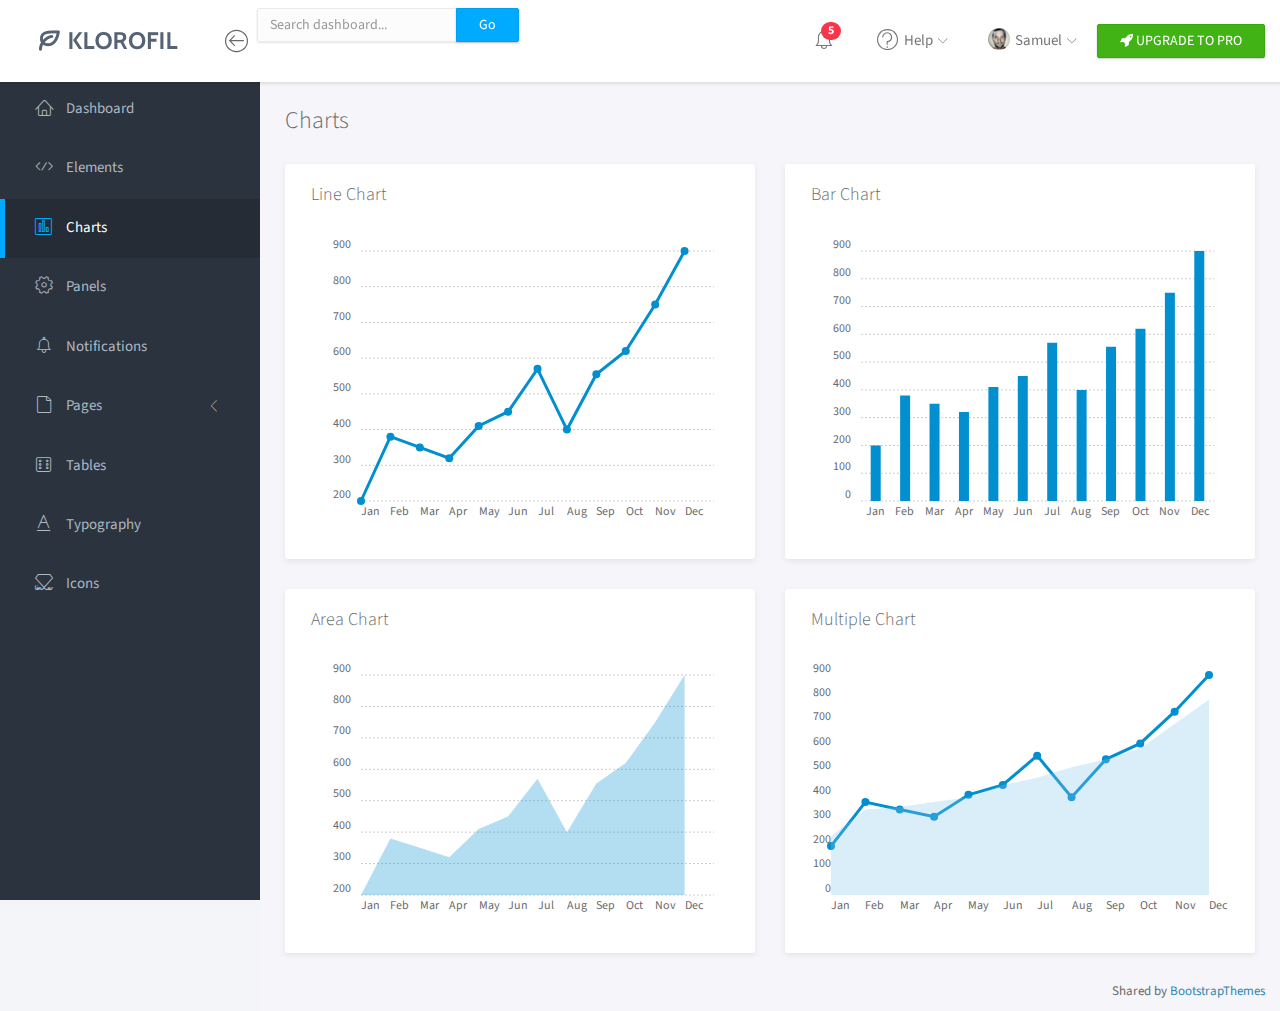
<file: templates/charts.html>
<!doctype html>
<html lang="en">

<head>
	<title>Charts | Klorofil - Free Bootstrap Dashboard Template</title>
	<meta charset="utf-8">
	<meta http-equiv="X-UA-Compatible" content="IE=edge,chrome=1">
	<meta name="viewport" content="width=device-width, initial-scale=1.0, maximum-scale=1.0, user-scalable=0">
	<!-- VENDOR CSS -->
	<link rel="stylesheet" href="assets/vendor/bootstrap/css/bootstrap.min.css">
	<link rel="stylesheet" href="assets/vendor/font-awesome/css/font-awesome.min.css">
	<link rel="stylesheet" href="assets/vendor/linearicons/style.css">
	<link rel="stylesheet" href="assets/vendor/chartist/css/chartist-custom.css">
	<!-- MAIN CSS -->
	<link rel="stylesheet" href="assets/css/main.css">
	<!-- FOR DEMO PURPOSES ONLY. You should remove this in your project -->
	<link rel="stylesheet" href="assets/css/demo.css">
	<!-- GOOGLE FONTS -->
	<link href="https://fonts.googleapis.com/css?family=Source+Sans+Pro:300,400,600,700" rel="stylesheet">
	<!-- ICONS -->
	<link rel="apple-touch-icon" sizes="76x76" href="assets/img/apple-icon.png">
	<link rel="icon" type="image/png" sizes="96x96" href="assets/img/favicon.png">
</head>

<body>
	<!-- WRAPPER -->
	<div id="wrapper">
		<!-- NAVBAR -->
		<nav class="navbar navbar-default navbar-fixed-top">
			<div class="brand">
				<a href="index.html"><img src="assets/img/logo-dark.png" alt="Klorofil Logo" class="img-responsive logo"></a>
			</div>
			<div class="container-fluid">
				<div class="navbar-btn">
					<button type="button" class="btn-toggle-fullwidth"><i class="lnr lnr-arrow-left-circle"></i></button>
				</div>
				<form class="navbar-form navbar-left">
					<div class="input-group">
						<input type="text" value="" class="form-control" placeholder="Search dashboard...">
						<span class="input-group-btn"><button type="button" class="btn btn-primary">Go</button></span>
					</div>
				</form>
				<div class="navbar-btn navbar-btn-right">
					<a class="btn btn-success update-pro" href="https://www.themeineed.com/downloads/klorofil-pro-bootstrap-admin-dashboard-template/?utm_source=klorofil&utm_medium=template&utm_campaign=KlorofilPro" title="Upgrade to Pro" target="_blank"><i class="fa fa-rocket"></i> <span>UPGRADE TO PRO</span></a>
				</div>
				<div id="navbar-menu">
					<ul class="nav navbar-nav navbar-right">
						<li class="dropdown">
							<a href="#" class="dropdown-toggle icon-menu" data-toggle="dropdown">
								<i class="lnr lnr-alarm"></i>
								<span class="badge bg-danger">5</span>
							</a>
							<ul class="dropdown-menu notifications">
								<li><a href="#" class="notification-item"><span class="dot bg-warning"></span>System space is almost full</a></li>
								<li><a href="#" class="notification-item"><span class="dot bg-danger"></span>You have 9 unfinished tasks</a></li>
								<li><a href="#" class="notification-item"><span class="dot bg-success"></span>Monthly report is available</a></li>
								<li><a href="#" class="notification-item"><span class="dot bg-warning"></span>Weekly meeting in 1 hour</a></li>
								<li><a href="#" class="notification-item"><span class="dot bg-success"></span>Your request has been approved</a></li>
								<li><a href="#" class="more">See all notifications</a></li>
							</ul>
						</li>
						<li class="dropdown">
							<a href="#" class="dropdown-toggle" data-toggle="dropdown"><i class="lnr lnr-question-circle"></i> <span>Help</span> <i class="icon-submenu lnr lnr-chevron-down"></i></a>
							<ul class="dropdown-menu">
								<li><a href="#">Basic Use</a></li>
								<li><a href="#">Working With Data</a></li>
								<li><a href="#">Security</a></li>
								<li><a href="#">Troubleshooting</a></li>
							</ul>
						</li>
						<li class="dropdown">
							<a href="#" class="dropdown-toggle" data-toggle="dropdown"><img src="assets/img/user.png" class="img-circle" alt="Avatar"> <span>Samuel</span> <i class="icon-submenu lnr lnr-chevron-down"></i></a>
							<ul class="dropdown-menu">
								<li><a href="#"><i class="lnr lnr-user"></i> <span>My Profile</span></a></li>
								<li><a href="#"><i class="lnr lnr-envelope"></i> <span>Message</span></a></li>
								<li><a href="#"><i class="lnr lnr-cog"></i> <span>Settings</span></a></li>
								<li><a href="#"><i class="lnr lnr-exit"></i> <span>Logout</span></a></li>
							</ul>
						</li>
						<!-- <li>
							<a class="update-pro" href="https://www.themeineed.com/downloads/klorofil-pro-bootstrap-admin-dashboard-template/?utm_source=klorofil&utm_medium=template&utm_campaign=KlorofilPro" title="Upgrade to Pro" target="_blank"><i class="fa fa-rocket"></i> <span>UPGRADE TO PRO</span></a>
						</li> -->
					</ul>
				</div>
			</div>
		</nav>
		<!-- END NAVBAR -->
		<!-- LEFT SIDEBAR -->
		<div id="sidebar-nav" class="sidebar">
			<div class="sidebar-scroll">
				<nav>
					<ul class="nav">
						<li><a href="index.html" class=""><i class="lnr lnr-home"></i> <span>Dashboard</span></a></li>
						<li><a href="elements.html" class=""><i class="lnr lnr-code"></i> <span>Elements</span></a></li>
						<li><a href="charts.html" class="active"><i class="lnr lnr-chart-bars"></i> <span>Charts</span></a></li>
						<li><a href="panels.html" class=""><i class="lnr lnr-cog"></i> <span>Panels</span></a></li>
						<li><a href="notifications.html" class=""><i class="lnr lnr-alarm"></i> <span>Notifications</span></a></li>
						<li>
							<a href="#subPages" data-toggle="collapse" class="collapsed"><i class="lnr lnr-file-empty"></i> <span>Pages</span> <i class="icon-submenu lnr lnr-chevron-left"></i></a>
							<div id="subPages" class="collapse ">
								<ul class="nav">
									<li><a href="page-profile.html" class="">Profile</a></li>
									<li><a href="page-login.html" class="">Login</a></li>
									<li><a href="page-lockscreen.html" class="">Lockscreen</a></li>
								</ul>
							</div>
						</li>
						<li><a href="tables.html" class=""><i class="lnr lnr-dice"></i> <span>Tables</span></a></li>
						<li><a href="typography.html" class=""><i class="lnr lnr-text-format"></i> <span>Typography</span></a></li>
						<li><a href="icons.html" class=""><i class="lnr lnr-linearicons"></i> <span>Icons</span></a></li>
					</ul>
				</nav>
			</div>
		</div>
		<!-- END LEFT SIDEBAR -->
		<!-- MAIN -->
		<div class="main">
			<!-- MAIN CONTENT -->
			<div class="main-content">
				<div class="container-fluid">
					<h3 class="page-title">Charts</h3>
					<div class="row">
						<div class="col-md-6">
							<div class="panel">
								<div class="panel-heading">
									<h3 class="panel-title">Line Chart</h3>
								</div>
								<div class="panel-body">
									<div id="demo-line-chart" class="ct-chart"></div>
								</div>
							</div>
						</div>
						<div class="col-md-6">
							<div class="panel">
								<div class="panel-heading">
									<h3 class="panel-title">Bar Chart</h3>
								</div>
								<div class="panel-body">
									<div id="demo-bar-chart" class="ct-chart"></div>
								</div>
							</div>
						</div>
					</div>
					<div class="row">
						<div class="col-md-6">
							<div class="panel">
								<div class="panel-heading">
									<h3 class="panel-title">Area Chart</h3>
								</div>
								<div class="panel-body">
									<div id="demo-area-chart" class="ct-chart"></div>
								</div>
							</div>
						</div>
						<div class="col-md-6">
							<div class="panel">
								<div class="panel-heading">
									<h3 class="panel-title">Multiple Chart</h3>
								</div>
								<div class="panel-body">
									<div id="multiple-chart" class="ct-chart"></div>
								</div>
							</div>
						</div>
					</div>
				</div>
			</div>
			<!-- END MAIN CONTENT -->
		</div>
		<!-- END MAIN -->
		<div class="clearfix"></div>
		<footer>
			<div class="container-fluid">
				<p class="copyright">Shared by <i class="fa fa-love"></i><a href="https://bootstrapthemes.co">BootstrapThemes</a>
</p>
			</div>
		</footer>
	</div>
	<!-- END WRAPPER -->
	<!-- Javascript -->
	<script src="assets/vendor/jquery/jquery.min.js"></script>
	<script src="assets/vendor/bootstrap/js/bootstrap.min.js"></script>
	<script src="assets/vendor/jquery-slimscroll/jquery.slimscroll.min.js"></script>
	<script src="assets/vendor/chartist/js/chartist.min.js"></script>
	<script src="assets/scripts/klorofil-common.js"></script>
	<script>
	$(function() {
		var options;

		var data = {
			labels: ['Jan', 'Feb', 'Mar', 'Apr', 'May', 'Jun', 'Jul', 'Aug', 'Sep', 'Oct', 'Nov', 'Dec'],
			series: [
				[200, 380, 350, 320, 410, 450, 570, 400, 555, 620, 750, 900],
			]
		};

		// line chart
		options = {
			height: "300px",
			showPoint: true,
			axisX: {
				showGrid: false
			},
			lineSmooth: false,
		};

		new Chartist.Line('#demo-line-chart', data, options);

		// bar chart
		options = {
			height: "300px",
			axisX: {
				showGrid: false
			},
		};

		new Chartist.Bar('#demo-bar-chart', data, options);


		// area chart
		options = {
			height: "270px",
			showArea: true,
			showLine: false,
			showPoint: false,
			axisX: {
				showGrid: false
			},
			lineSmooth: false,
		};

		new Chartist.Line('#demo-area-chart', data, options);


		// multiple chart
		var data = {
			labels: ['Jan', 'Feb', 'Mar', 'Apr', 'May', 'Jun', 'Jul', 'Aug', 'Sep', 'Oct', 'Nov', 'Dec'],
			series: [{
				name: 'series-real',
				data: [200, 380, 350, 320, 410, 450, 570, 400, 555, 620, 750, 900],
			}, {
				name: 'series-projection',
				data: [240, 350, 360, 380, 400, 450, 480, 523, 555, 600, 700, 800],
			}]
		};

		var options = {
			fullWidth: true,
			lineSmooth: false,
			height: "270px",
			low: 0,
			high: 'auto',
			series: {
				'series-projection': {
					showArea: true,
					showPoint: false,
					showLine: false
				},
			},
			axisX: {
				showGrid: false,

			},
			axisY: {
				showGrid: false,
				onlyInteger: true,
				offset: 0,
			},
			chartPadding: {
				left: 20,
				right: 20
			}
		};

		new Chartist.Line('#multiple-chart', data, options);

	});
	</script>
</body>

</html>
</file>
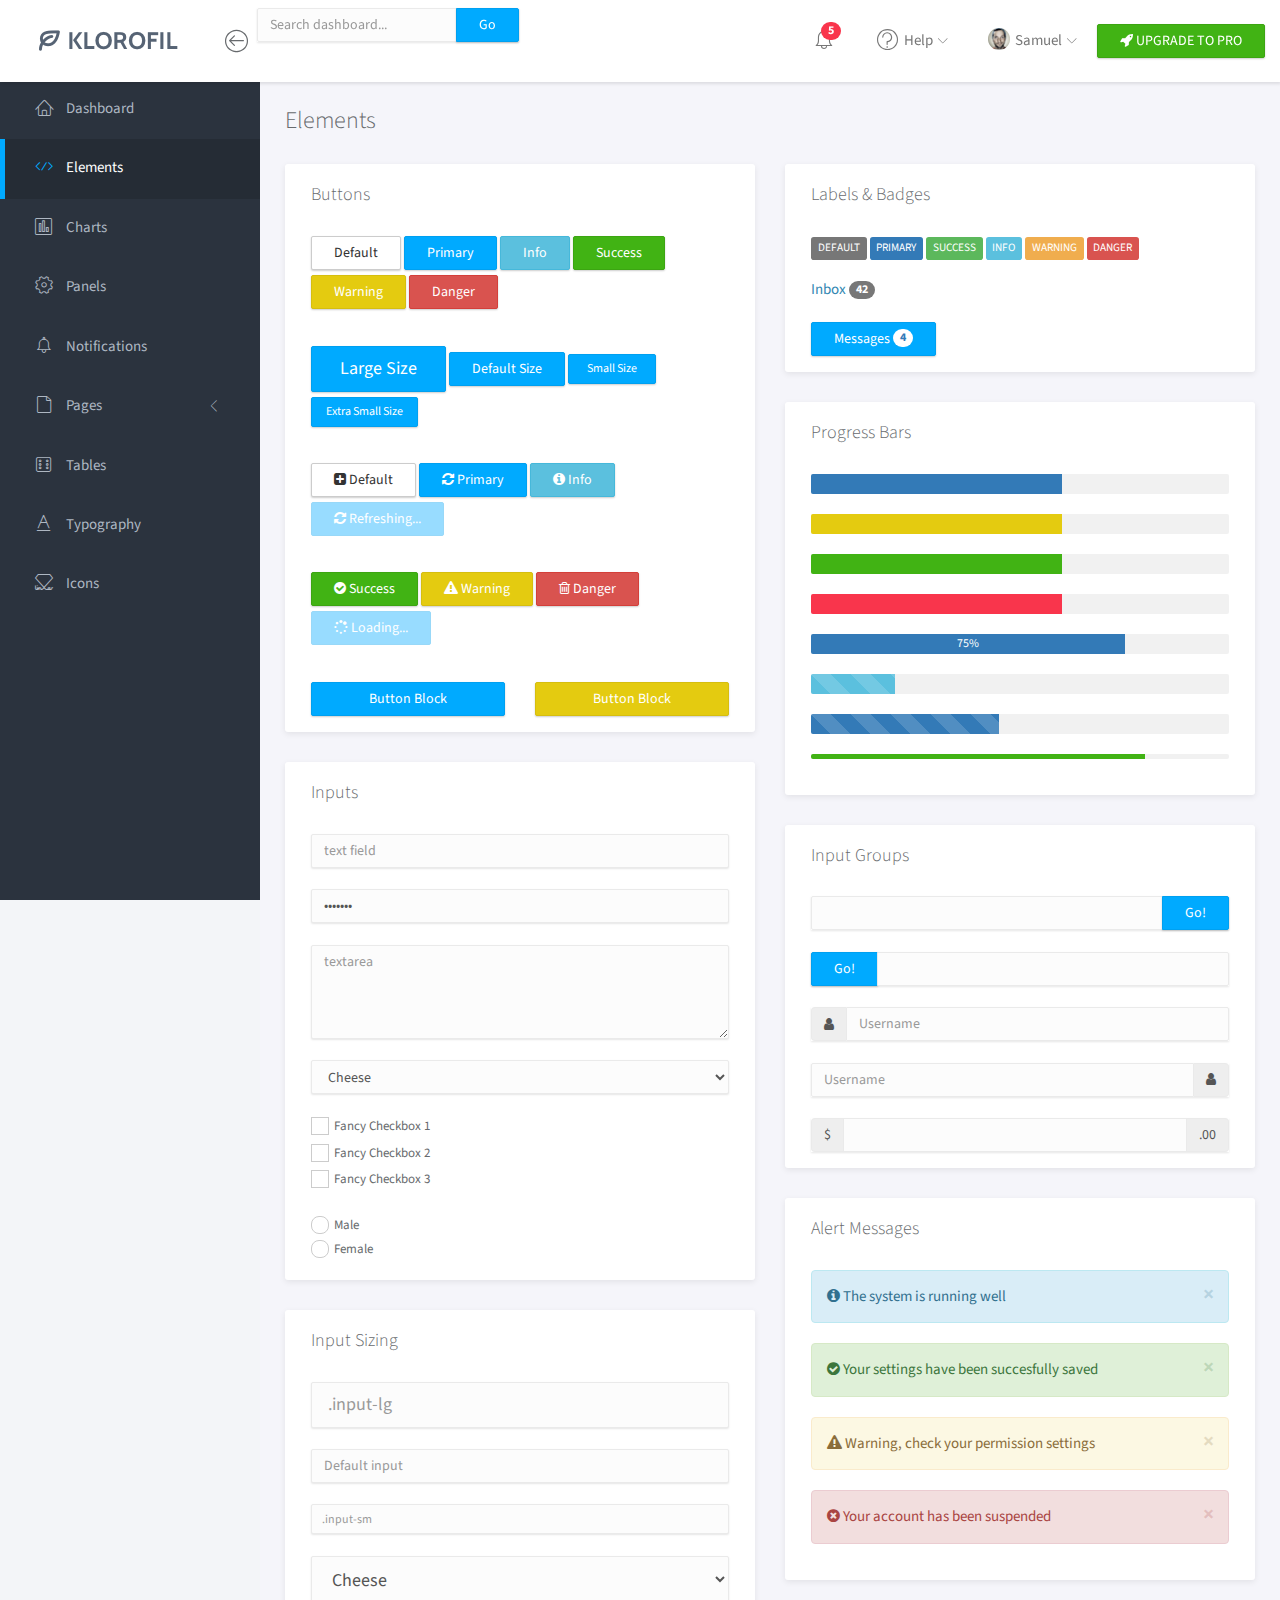
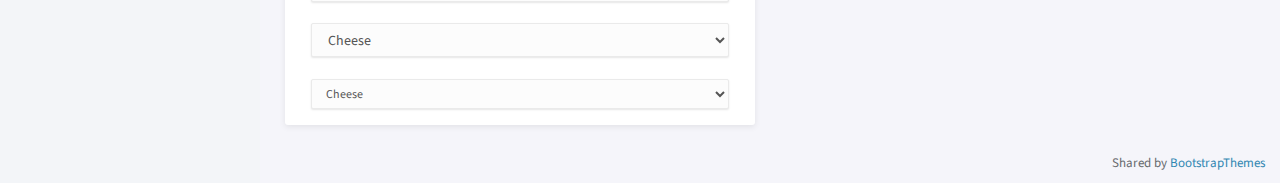
<file: templates/elements.html>
<!doctype html>
<html lang="en">

<head>
	<title>Elements | Klorofil - Free Bootstrap Dashboard Template</title>
	<meta charset="utf-8">
	<meta http-equiv="X-UA-Compatible" content="IE=edge,chrome=1">
	<meta name="viewport" content="width=device-width, initial-scale=1.0, maximum-scale=1.0, user-scalable=0">
	<!-- VENDOR CSS -->
	<link rel="stylesheet" href="assets/vendor/bootstrap/css/bootstrap.min.css">
	<link rel="stylesheet" href="assets/vendor/font-awesome/css/font-awesome.min.css">
	<link rel="stylesheet" href="assets/vendor/linearicons/style.css">
	<!-- MAIN CSS -->
	<link rel="stylesheet" href="assets/css/main.css">
	<!-- FOR DEMO PURPOSES ONLY. You should remove this in your project -->
	<link rel="stylesheet" href="assets/css/demo.css">
	<!-- GOOGLE FONTS -->
	<link href="https://fonts.googleapis.com/css?family=Source+Sans+Pro:300,400,600,700" rel="stylesheet">
	<!-- ICONS -->
	<link rel="apple-touch-icon" sizes="76x76" href="assets/img/apple-icon.png">
	<link rel="icon" type="image/png" sizes="96x96" href="assets/img/favicon.png">
</head>

<body>
	<!-- WRAPPER -->
	<div id="wrapper">
		<!-- NAVBAR -->
		<nav class="navbar navbar-default navbar-fixed-top">
			<div class="brand">
				<a href="index.html"><img src="assets/img/logo-dark.png" alt="Klorofil Logo" class="img-responsive logo"></a>
			</div>
			<div class="container-fluid">
				<div class="navbar-btn">
					<button type="button" class="btn-toggle-fullwidth"><i class="lnr lnr-arrow-left-circle"></i></button>
				</div>
				<form class="navbar-form navbar-left">
					<div class="input-group">
						<input type="text" value="" class="form-control" placeholder="Search dashboard...">
						<span class="input-group-btn"><button type="button" class="btn btn-primary">Go</button></span>
					</div>
				</form>
				<div class="navbar-btn navbar-btn-right">
					<a class="btn btn-success update-pro" href="https://www.themeineed.com/downloads/klorofil-pro-bootstrap-admin-dashboard-template/?utm_source=klorofil&utm_medium=template&utm_campaign=KlorofilPro" title="Upgrade to Pro" target="_blank"><i class="fa fa-rocket"></i> <span>UPGRADE TO PRO</span></a>
				</div>
				<div id="navbar-menu">
					<ul class="nav navbar-nav navbar-right">
						<li class="dropdown">
							<a href="#" class="dropdown-toggle icon-menu" data-toggle="dropdown">
								<i class="lnr lnr-alarm"></i>
								<span class="badge bg-danger">5</span>
							</a>
							<ul class="dropdown-menu notifications">
								<li><a href="#" class="notification-item"><span class="dot bg-warning"></span>System space is almost full</a></li>
								<li><a href="#" class="notification-item"><span class="dot bg-danger"></span>You have 9 unfinished tasks</a></li>
								<li><a href="#" class="notification-item"><span class="dot bg-success"></span>Monthly report is available</a></li>
								<li><a href="#" class="notification-item"><span class="dot bg-warning"></span>Weekly meeting in 1 hour</a></li>
								<li><a href="#" class="notification-item"><span class="dot bg-success"></span>Your request has been approved</a></li>
								<li><a href="#" class="more">See all notifications</a></li>
							</ul>
						</li>
						<li class="dropdown">
							<a href="#" class="dropdown-toggle" data-toggle="dropdown"><i class="lnr lnr-question-circle"></i> <span>Help</span> <i class="icon-submenu lnr lnr-chevron-down"></i></a>
							<ul class="dropdown-menu">
								<li><a href="#">Basic Use</a></li>
								<li><a href="#">Working With Data</a></li>
								<li><a href="#">Security</a></li>
								<li><a href="#">Troubleshooting</a></li>
							</ul>
						</li>
						<li class="dropdown">
							<a href="#" class="dropdown-toggle" data-toggle="dropdown"><img src="assets/img/user.png" class="img-circle" alt="Avatar"> <span>Samuel</span> <i class="icon-submenu lnr lnr-chevron-down"></i></a>
							<ul class="dropdown-menu">
								<li><a href="#"><i class="lnr lnr-user"></i> <span>My Profile</span></a></li>
								<li><a href="#"><i class="lnr lnr-envelope"></i> <span>Message</span></a></li>
								<li><a href="#"><i class="lnr lnr-cog"></i> <span>Settings</span></a></li>
								<li><a href="#"><i class="lnr lnr-exit"></i> <span>Logout</span></a></li>
							</ul>
						</li>
						<!-- <li>
							<a class="update-pro" href="https://www.themeineed.com/downloads/klorofil-pro-bootstrap-admin-dashboard-template/?utm_source=klorofil&utm_medium=template&utm_campaign=KlorofilPro" title="Upgrade to Pro" target="_blank"><i class="fa fa-rocket"></i> <span>UPGRADE TO PRO</span></a>
						</li> -->
					</ul>
				</div>
			</div>
		</nav>
		<!-- END NAVBAR -->
		<!-- LEFT SIDEBAR -->
		<div id="sidebar-nav" class="sidebar">
			<div class="sidebar-scroll">
				<nav>
					<ul class="nav">
						<li><a href="index.html" class=""><i class="lnr lnr-home"></i> <span>Dashboard</span></a></li>
						<li><a href="elements.html" class="active"><i class="lnr lnr-code"></i> <span>Elements</span></a></li>
						<li><a href="charts.html" class=""><i class="lnr lnr-chart-bars"></i> <span>Charts</span></a></li>
						<li><a href="panels.html" class=""><i class="lnr lnr-cog"></i> <span>Panels</span></a></li>
						<li><a href="notifications.html" class=""><i class="lnr lnr-alarm"></i> <span>Notifications</span></a></li>
						<li>
							<a href="#subPages" data-toggle="collapse" class="collapsed"><i class="lnr lnr-file-empty"></i> <span>Pages</span> <i class="icon-submenu lnr lnr-chevron-left"></i></a>
							<div id="subPages" class="collapse ">
								<ul class="nav">
									<li><a href="page-profile.html" class="">Profile</a></li>
									<li><a href="page-login.html" class="">Login</a></li>
									<li><a href="page-lockscreen.html" class="">Lockscreen</a></li>
								</ul>
							</div>
						</li>
						<li><a href="tables.html" class=""><i class="lnr lnr-dice"></i> <span>Tables</span></a></li>
						<li><a href="typography.html" class=""><i class="lnr lnr-text-format"></i> <span>Typography</span></a></li>
						<li><a href="icons.html" class=""><i class="lnr lnr-linearicons"></i> <span>Icons</span></a></li>
					</ul>
				</nav>
			</div>
		</div>
		<!-- END LEFT SIDEBAR -->
		<!-- MAIN -->
		<div class="main">
			<!-- MAIN CONTENT -->
			<div class="main-content">
				<div class="container-fluid">
					<h3 class="page-title">Elements</h3>
					<div class="row">
						<div class="col-md-6">
							<!-- BUTTONS -->
							<div class="panel">
								<div class="panel-heading">
									<h3 class="panel-title">Buttons</h3>
								</div>
								<div class="panel-body">
									<p class="demo-button">
										<button type="button" class="btn btn-default">Default</button>
										<button type="button" class="btn btn-primary">Primary</button>
										<button type="button" class="btn btn-info">Info</button>
										<button type="button" class="btn btn-success">Success</button>
										<button type="button" class="btn btn-warning">Warning</button>
										<button type="button" class="btn btn-danger">Danger</button>
									</p>
									<br>
									<p class="demo-button">
										<button type="button" class="btn btn-primary btn-lg">Large Size</button>
										<button type="button" class="btn btn-primary">Default Size</button>
										<button type="button" class="btn btn-primary btn-sm">Small Size</button>
										<button type="button" class="btn btn-primary btn-xs">Extra Small Size</button>
									</p>
									<br>
									<p class="demo-button">
										<button type="button" class="btn btn-default"><i class="fa fa-plus-square"></i> Default </button>
										<button type="button" class="btn btn-primary"><i class="fa fa-refresh"></i> Primary</button>
										<button type="button" class="btn btn-info"><i class="fa fa-info-circle"></i> Info</button>
										<button type="button" class="btn btn-primary" disabled="disabled"><i class="fa fa-refresh fa-spin"></i> Refreshing...</button>
									</p>
									<br>
									<p class="demo-button">
										<button type="button" class="btn btn-success"><i class="fa fa-check-circle"></i> Success</button>
										<button type="button" class="btn btn-warning"><i class="fa fa-warning"></i> Warning</button>
										<button type="button" class="btn btn-danger"><i class="fa fa-trash-o"></i> Danger</button>
										<button type="button" class="btn btn-primary" disabled="disabled"><i class="fa fa-spinner fa-spin"></i> Loading...</button>
									</p>
									<br>
									<div class="row">
										<div class="col-md-6">
											<button type="button" class="btn btn-primary btn-block">Button Block</button>
										</div>
										<div class="col-md-6">
											<button type="button" class="btn btn-warning btn-block">Button Block</button>
										</div>
									</div>
								</div>
							</div>
							<!-- END BUTTONS -->
							<!-- INPUTS -->
							<div class="panel">
								<div class="panel-heading">
									<h3 class="panel-title">Inputs</h3>
								</div>
								<div class="panel-body">
									<input type="text" class="form-control" placeholder="text field">
									<br>
									<input type="password" class="form-control" value="asecret">
									<br>
									<textarea class="form-control" placeholder="textarea" rows="4"></textarea>
									<br>
									<select class="form-control">
										<option value="cheese">Cheese</option>
										<option value="tomatoes">Tomatoes</option>
										<option value="mozarella">Mozzarella</option>
										<option value="mushrooms">Mushrooms</option>
										<option value="pepperoni">Pepperoni</option>
										<option value="onions">Onions</option>
									</select>
									<br>
									<label class="fancy-checkbox">
										<input type="checkbox">
										<span>Fancy Checkbox 1</span>
									</label>
									<label class="fancy-checkbox">
										<input type="checkbox">
										<span>Fancy Checkbox 2</span>
									</label>
									<label class="fancy-checkbox">
										<input type="checkbox">
										<span>Fancy Checkbox 3</span>
									</label>
									<br>
									<label class="fancy-radio">
										<input name="gender" value="male" type="radio">
										<span><i></i>Male</span>
									</label>
									<label class="fancy-radio">
										<input name="gender" value="female" type="radio">
										<span><i></i>Female</span>
									</label>
								</div>
							</div>
							<!-- END INPUTS -->
							<!-- INPUT SIZING -->
							<div class="panel">
								<div class="panel-heading">
									<h3 class="panel-title">Input Sizing</h3>
								</div>
								<div class="panel-body">
									<input class="form-control input-lg" placeholder=".input-lg" type="text">
									<br>
									<input class="form-control" placeholder="Default input" type="text">
									<br>
									<input class="form-control input-sm" placeholder=".input-sm" type="text">
									<br>
									<select class="form-control input-lg">
										<option value="cheese">Cheese</option>
										<option value="tomatoes">Tomatoes</option>
										<option value="mozarella">Mozzarella</option>
										<option value="mushrooms">Mushrooms</option>
										<option value="pepperoni">Pepperoni</option>
										<option value="onions">Onions</option>
									</select>
									<br>
									<select class="form-control">
										<option value="cheese">Cheese</option>
										<option value="tomatoes">Tomatoes</option>
										<option value="mozarella">Mozzarella</option>
										<option value="mushrooms">Mushrooms</option>
										<option value="pepperoni">Pepperoni</option>
										<option value="onions">Onions</option>
									</select>
									<br>
									<select class="form-control input-sm">
										<option value="cheese">Cheese</option>
										<option value="tomatoes">Tomatoes</option>
										<option value="mozarella">Mozzarella</option>
										<option value="mushrooms">Mushrooms</option>
										<option value="pepperoni">Pepperoni</option>
										<option value="onions">Onions</option>
									</select>
								</div>
							</div>
							<!-- END INPUT SIZING -->
						</div>
						<div class="col-md-6">
							<!-- LABELS -->
							<div class="panel">
								<div class="panel-heading">
									<h3 class="panel-title">Labels &amp; Badges</h3>
								</div>
								<div class="panel-body">
									<span class="label label-default">DEFAULT</span>
									<span class="label label-primary">PRIMARY</span>
									<span class="label label-success">SUCCESS</span>
									<span class="label label-info">INFO</span>
									<span class="label label-warning">WARNING</span>
									<span class="label label-danger">DANGER</span>
									<br>
									<br>
									<a href="#">Inbox <span class="badge">42</span></a>
									<br>
									<br>
									<button class="btn btn-primary" type="button">
										Messages <span class="badge">4</span>
									</button>
								</div>
							</div>
							<!-- END LABELS -->
							<!-- PROGRESS BARS -->
							<div class="panel">
								<div class="panel-heading">
									<h3 class="panel-title">Progress Bars</h3>
								</div>
								<div class="panel-body">
									<div class="progress">
										<div class="progress-bar" role="progressbar" aria-valuenow="60" aria-valuemin="0" aria-valuemax="100" style="width: 60%;">
											<span class="sr-only">60% Complete</span>
										</div>
									</div>
									<div class="progress">
										<div class="progress-bar progress-bar-warning" role="progressbar" aria-valuenow="60" aria-valuemin="0" aria-valuemax="100" style="width: 60%">
											<span class="sr-only">60% Complete (warning)</span>
										</div>
									</div>
									<div class="progress">
										<div class="progress-bar progress-bar-success" role="progressbar" aria-valuenow="60" aria-valuemin="0" aria-valuemax="100" style="width: 60%">
											<span class="sr-only">60% Complete (success)</span>
										</div>
									</div>
									<div class="progress">
										<div class="progress-bar progress-bar-danger" role="progressbar" aria-valuenow="60" aria-valuemin="0" aria-valuemax="100" style="width: 60%">
											<span class="sr-only">60% Complete (danger)</span>
										</div>
									</div>
									<div class="progress">
										<div class="progress-bar" role="progressbar" aria-valuenow="75" aria-valuemin="0" aria-valuemax="100" style="width: 75%;">
											75%
										</div>
									</div>
									<div class="progress">
										<div class="progress-bar progress-bar-info progress-bar-striped" role="progressbar" aria-valuenow="20" aria-valuemin="0" aria-valuemax="100" style="width: 20%">
											<span class="sr-only">20% Complete</span>
										</div>
									</div>
									<div class="progress">
										<div class="progress-bar progress-bar-striped active" role="progressbar" aria-valuenow="45" aria-valuemin="0" aria-valuemax="100" style="width: 45%">
											<span class="sr-only">45% Complete</span>
										</div>
									</div>
									<div class="progress progress-xs">
										<div class="progress-bar progress-bar-success" role="progressbar" aria-valuenow="80" aria-valuemin="0" aria-valuemax="100" style="width: 80%">
											<span class="sr-only">80% Complete</span>
										</div>
									</div>
								</div>
							</div>
							<!-- END PROGRESS BARS -->
							<!-- INPUT GROUPS -->
							<div class="panel">
								<div class="panel-heading">
									<h3 class="panel-title">Input Groups</h3>
								</div>
								<div class="panel-body">
									<div class="input-group">
										<input class="form-control" type="text">
										<span class="input-group-btn"><button class="btn btn-primary" type="button">Go!</button></span>
									</div>
									<br>
									<div class="input-group">
										<span class="input-group-btn">
							<button class="btn btn-primary" type="button">Go!</button>
						</span>
										<input class="form-control" type="text">
									</div>
									<br>
									<div class="input-group">
										<span class="input-group-addon"><i class="fa fa-user"></i></span>
										<input class="form-control" placeholder="Username" type="text">
									</div>
									<br>
									<div class="input-group">
										<input class="form-control" placeholder="Username" type="text">
										<span class="input-group-addon"><i class="fa fa-user"></i></span>
									</div>
									<br>
									<div class="input-group">
										<span class="input-group-addon">$</span>
										<input class="form-control" type="text">
										<span class="input-group-addon">.00</span>
									</div>
								</div>
							</div>
							<!-- END INPUT GROUPS -->
							<!-- ALERT MESSAGES -->
							<div class="panel">
								<div class="panel-heading">
									<h3 class="panel-title">Alert Messages</h3>
								</div>
								<div class="panel-body">
									<div class="alert alert-info alert-dismissible" role="alert">
										<button type="button" class="close" data-dismiss="alert" aria-label="Close"><span aria-hidden="true">&times;</span></button>
										<i class="fa fa-info-circle"></i> The system is running well
									</div>
									<div class="alert alert-success alert-dismissible" role="alert">
										<button type="button" class="close" data-dismiss="alert" aria-label="Close"><span aria-hidden="true">&times;</span></button>
										<i class="fa fa-check-circle"></i> Your settings have been succesfully saved
									</div>
									<div class="alert alert-warning alert-dismissible" role="alert">
										<button type="button" class="close" data-dismiss="alert" aria-label="Close"><span aria-hidden="true">&times;</span></button>
										<i class="fa fa-warning"></i> Warning, check your permission settings
									</div>
									<div class="alert alert-danger alert-dismissible" role="alert">
										<button type="button" class="close" data-dismiss="alert" aria-label="Close"><span aria-hidden="true">&times;</span></button>
										<i class="fa fa-times-circle"></i> Your account has been suspended
									</div>
								</div>
							</div>
							<!-- END ALERT MESSAGES -->
						</div>
					</div>
				</div>
			</div>
			<!-- END MAIN CONTENT -->
		</div>
		<!-- END MAIN -->
		<div class="clearfix"></div>
		<footer>
			<div class="container-fluid">
				<p class="copyright">Shared by <i class="fa fa-love"></i><a href="https://bootstrapthemes.co">BootstrapThemes</a>
</p>
			</div>
		</footer>
	</div>
	<!-- END WRAPPER -->
	<!-- Javascript -->
	<script src="assets/vendor/jquery/jquery.min.js"></script>
	<script src="assets/vendor/bootstrap/js/bootstrap.min.js"></script>
	<script src="assets/vendor/jquery-slimscroll/jquery.slimscroll.min.js"></script>
	<script src="assets/scripts/klorofil-common.js"></script>
</body>

</html>
</file>
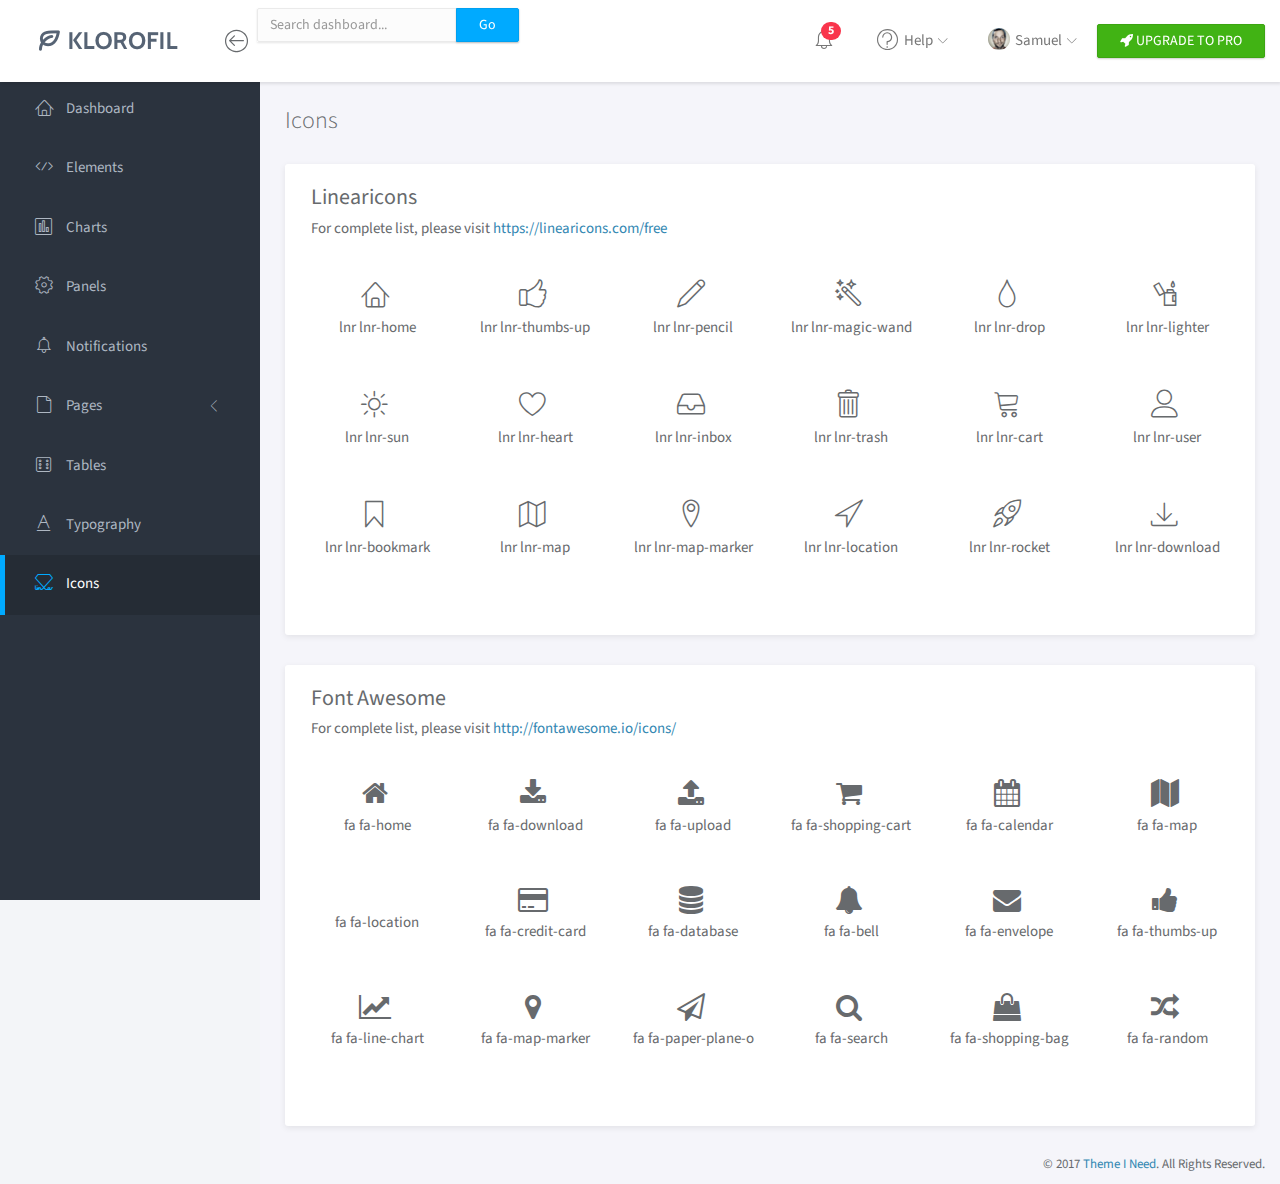
<file: templates/icons.html>
<!doctype html>
<html lang="en">

<head>
	<title>Icons | Klorofil - Free Bootstrap Dashboard Template</title>
	<meta charset="utf-8">
	<meta http-equiv="X-UA-Compatible" content="IE=edge,chrome=1">
	<meta name="viewport" content="width=device-width, initial-scale=1.0, maximum-scale=1.0, user-scalable=0">
	<!-- VENDOR CSS -->
	<link rel="stylesheet" href="assets/vendor/bootstrap/css/bootstrap.min.css">
	<link rel="stylesheet" href="assets/vendor/font-awesome/css/font-awesome.min.css">
	<link rel="stylesheet" href="assets/vendor/linearicons/style.css">
	<!-- MAIN CSS -->
	<link rel="stylesheet" href="assets/css/main.css">
	<!-- FOR DEMO PURPOSES ONLY. You should remove this in your project -->
	<link rel="stylesheet" href="assets/css/demo.css">
	<!-- GOOGLE FONTS -->
	<link href="https://fonts.googleapis.com/css?family=Source+Sans+Pro:300,400,600,700" rel="stylesheet">
	<!-- ICONS -->
	<link rel="apple-touch-icon" sizes="76x76" href="assets/img/apple-icon.png">
	<link rel="icon" type="image/png" sizes="96x96" href="assets/img/favicon.png">
</head>

<body>
	<!-- WRAPPER -->
	<div id="wrapper">
		<!-- NAVBAR -->
		<nav class="navbar navbar-default navbar-fixed-top">
			<div class="brand">
				<a href="index.html"><img src="assets/img/logo-dark.png" alt="Klorofil Logo" class="img-responsive logo"></a>
			</div>
			<div class="container-fluid">
				<div class="navbar-btn">
					<button type="button" class="btn-toggle-fullwidth"><i class="lnr lnr-arrow-left-circle"></i></button>
				</div>
				<form class="navbar-form navbar-left">
					<div class="input-group">
						<input type="text" value="" class="form-control" placeholder="Search dashboard...">
						<span class="input-group-btn"><button type="button" class="btn btn-primary">Go</button></span>
					</div>
				</form>
				<div class="navbar-btn navbar-btn-right">
					<a class="btn btn-success update-pro" href="https://www.themeineed.com/downloads/klorofil-pro-bootstrap-admin-dashboard-template/?utm_source=klorofil&utm_medium=template&utm_campaign=KlorofilPro" title="Upgrade to Pro" target="_blank"><i class="fa fa-rocket"></i> <span>UPGRADE TO PRO</span></a>
				</div>
				<div id="navbar-menu">
					<ul class="nav navbar-nav navbar-right">
						<li class="dropdown">
							<a href="#" class="dropdown-toggle icon-menu" data-toggle="dropdown">
								<i class="lnr lnr-alarm"></i>
								<span class="badge bg-danger">5</span>
							</a>
							<ul class="dropdown-menu notifications">
								<li><a href="#" class="notification-item"><span class="dot bg-warning"></span>System space is almost full</a></li>
								<li><a href="#" class="notification-item"><span class="dot bg-danger"></span>You have 9 unfinished tasks</a></li>
								<li><a href="#" class="notification-item"><span class="dot bg-success"></span>Monthly report is available</a></li>
								<li><a href="#" class="notification-item"><span class="dot bg-warning"></span>Weekly meeting in 1 hour</a></li>
								<li><a href="#" class="notification-item"><span class="dot bg-success"></span>Your request has been approved</a></li>
								<li><a href="#" class="more">See all notifications</a></li>
							</ul>
						</li>
						<li class="dropdown">
							<a href="#" class="dropdown-toggle" data-toggle="dropdown"><i class="lnr lnr-question-circle"></i> <span>Help</span> <i class="icon-submenu lnr lnr-chevron-down"></i></a>
							<ul class="dropdown-menu">
								<li><a href="#">Basic Use</a></li>
								<li><a href="#">Working With Data</a></li>
								<li><a href="#">Security</a></li>
								<li><a href="#">Troubleshooting</a></li>
							</ul>
						</li>
						<li class="dropdown">
							<a href="#" class="dropdown-toggle" data-toggle="dropdown"><img src="assets/img/user.png" class="img-circle" alt="Avatar"> <span>Samuel</span> <i class="icon-submenu lnr lnr-chevron-down"></i></a>
							<ul class="dropdown-menu">
								<li><a href="#"><i class="lnr lnr-user"></i> <span>My Profile</span></a></li>
								<li><a href="#"><i class="lnr lnr-envelope"></i> <span>Message</span></a></li>
								<li><a href="#"><i class="lnr lnr-cog"></i> <span>Settings</span></a></li>
								<li><a href="#"><i class="lnr lnr-exit"></i> <span>Logout</span></a></li>
							</ul>
						</li>
						<!-- <li>
							<a class="update-pro" href="https://www.themeineed.com/downloads/klorofil-pro-bootstrap-admin-dashboard-template/?utm_source=klorofil&utm_medium=template&utm_campaign=KlorofilPro" title="Upgrade to Pro" target="_blank"><i class="fa fa-rocket"></i> <span>UPGRADE TO PRO</span></a>
						</li> -->
					</ul>
				</div>
			</div>
		</nav>
		<!-- END NAVBAR -->
		<!-- LEFT SIDEBAR -->
		<div id="sidebar-nav" class="sidebar">
			<div class="sidebar-scroll">
				<nav>
					<ul class="nav">
						<li><a href="index.html" class=""><i class="lnr lnr-home"></i> <span>Dashboard</span></a></li>
						<li><a href="elements.html" class=""><i class="lnr lnr-code"></i> <span>Elements</span></a></li>
						<li><a href="charts.html" class=""><i class="lnr lnr-chart-bars"></i> <span>Charts</span></a></li>
						<li><a href="panels.html" class=""><i class="lnr lnr-cog"></i> <span>Panels</span></a></li>
						<li><a href="notifications.html" class=""><i class="lnr lnr-alarm"></i> <span>Notifications</span></a></li>
						<li>
							<a href="#subPages" data-toggle="collapse" class="collapsed"><i class="lnr lnr-file-empty"></i> <span>Pages</span> <i class="icon-submenu lnr lnr-chevron-left"></i></a>
							<div id="subPages" class="collapse ">
								<ul class="nav">
									<li><a href="page-profile.html" class="">Profile</a></li>
									<li><a href="page-login.html" class="">Login</a></li>
									<li><a href="page-lockscreen.html" class="">Lockscreen</a></li>
								</ul>
							</div>
						</li>
						<li><a href="tables.html" class=""><i class="lnr lnr-dice"></i> <span>Tables</span></a></li>
						<li><a href="typography.html" class=""><i class="lnr lnr-text-format"></i> <span>Typography</span></a></li>
						<li><a href="icons.html" class="active"><i class="lnr lnr-linearicons"></i> <span>Icons</span></a></li>
					</ul>
				</nav>
			</div>
		</div>
		<!-- END LEFT SIDEBAR -->
		<!-- MAIN -->
		<div class="main">
			<!-- MAIN CONTENT -->
			<div class="main-content">
				<div class="container-fluid">
					<h3 class="page-title">Icons</h3>
					<div class="panel panel-headline demo-icons">
						<div class="panel-heading">
							<h3 class="panel-title">Linearicons</h3>
							<p class="subtitle">For complete list, please visit <a href="https://linearicons.com/free" target="_blank">https://linearicons.com/free</a></p>
						</div>
						<div class="panel-body">
							<ul class="list-unstyled row">
								<li class="col-md-2 col-sm-4 col-xs-6">
									<span class="lnr lnr-home"></span> <span class="cssclass">lnr lnr-home</span>
								</li>
								<li class="col-md-2 col-sm-4 col-xs-6">
									<span class="lnr lnr-thumbs-up"></span> <span class="cssclass">lnr lnr-thumbs-up</span>
								</li>
								<li class="col-md-2 col-sm-4 col-xs-6">
									<span class="lnr lnr-pencil"></span> <span class="cssclass">lnr lnr-pencil</span>
								</li>
								<li class="col-md-2 col-sm-4 col-xs-6">
									<span class="lnr lnr-magic-wand"></span> <span class="cssclass">lnr lnr-magic-wand</span>
								</li>
								<li class="col-md-2 col-sm-4 col-xs-6">
									<span class="lnr lnr-drop"></span> <span class="cssclass">lnr lnr-drop</span>
								</li>
								<li class="col-md-2 col-sm-4 col-xs-6">
									<span class="lnr lnr-lighter"></span> <span class="cssclass">lnr lnr-lighter</span>
								</li>
								<li class="col-md-2 col-sm-4 col-xs-6">
									<span class="lnr lnr-sun"></span> <span class="cssclass">lnr lnr-sun</span>
								</li>
								<li class="col-md-2 col-sm-4 col-xs-6">
									<span class="lnr lnr-heart"></span> <span class="cssclass">lnr lnr-heart</span>
								</li>
								<li class="col-md-2 col-sm-4 col-xs-6">
									<span class="lnr lnr-inbox"></span> <span class="cssclass">lnr lnr-inbox</span>
								</li>
								<li class="col-md-2 col-sm-4 col-xs-6">
									<span class="lnr lnr-trash"></span> <span class="cssclass">lnr lnr-trash</span>
								</li>
								<li class="col-md-2 col-sm-4 col-xs-6">
									<span class="lnr lnr-cart"></span> <span class="cssclass">lnr lnr-cart</span>
								</li>
								<li class="col-md-2 col-sm-4 col-xs-6">
									<span class="lnr lnr-user"></span> <span class="cssclass">lnr lnr-user</span>
								</li>
								<li class="col-md-2 col-sm-4 col-xs-6">
									<span class="lnr lnr-bookmark"></span> <span class="cssclass">lnr lnr-bookmark</span>
								</li>
								<li class="col-md-2 col-sm-4 col-xs-6">
									<span class="lnr lnr-map"></span> <span class="cssclass">lnr lnr-map</span>
								</li>
								<li class="col-md-2 col-sm-4 col-xs-6">
									<span class="lnr lnr-map-marker"></span> <span class="cssclass">lnr lnr-map-marker</span>
								</li>
								<li class="col-md-2 col-sm-4 col-xs-6">
									<span class="lnr lnr-location"></span> <span class="cssclass">lnr lnr-location</span>
								</li>
								<li class="col-md-2 col-sm-4 col-xs-6">
									<span class="lnr lnr-rocket"></span> <span class="cssclass">lnr lnr-rocket</span>
								</li>
								<li class="col-md-2 col-sm-4 col-xs-6">
									<span class="lnr lnr-download"></span> <span class="cssclass">lnr lnr-download</span>
								</li>
							</ul>
						</div>
					</div>
					<div class="panel panel-headline demo-icons">
						<div class="panel-heading">
							<h3 class="panel-title">Font Awesome</h3>
							<p class="subtitle">For complete list, please visit <a href="http://fontawesome.io/icons/" target="_blank">http://fontawesome.io/icons/</a></p>
						</div>
						<div class="panel-body">
							<ul class="list-unstyled row">
								<li class="col-md-2 col-sm-4 col-xs-6">
									<span class="fa fa-home"></span> <span class="cssclass">fa fa-home</span>
								</li>
								<li class="col-md-2 col-sm-4 col-xs-6">
									<span class="fa fa-download"></span> <span class="cssclass">fa fa-download</span>
								</li>
								<li class="col-md-2 col-sm-4 col-xs-6">
									<span class="fa fa-upload"></span> <span class="cssclass">fa fa-upload</span>
								</li>
								<li class="col-md-2 col-sm-4 col-xs-6">
									<span class="fa fa-shopping-cart"></span> <span class="cssclass">fa fa-shopping-cart</span>
								</li>
								<li class="col-md-2 col-sm-4 col-xs-6">
									<span class="fa fa-calendar"></span> <span class="cssclass">fa fa-calendar</span>
								</li>
								<li class="col-md-2 col-sm-4 col-xs-6">
									<span class="fa fa-map"></span> <span class="cssclass">fa fa-map</span>
								</li>
								<li class="col-md-2 col-sm-4 col-xs-6">
									<span class="fa fa-location"></span> <span class="cssclass">fa fa-location</span>
								</li>
								<li class="col-md-2 col-sm-4 col-xs-6">
									<span class="fa fa-credit-card"></span> <span class="cssclass">fa fa-credit-card</span>
								</li>
								<li class="col-md-2 col-sm-4 col-xs-6">
									<span class="fa fa-database"></span> <span class="cssclass">fa fa-database</span>
								</li>
								<li class="col-md-2 col-sm-4 col-xs-6">
									<span class="fa fa-bell"></span> <span class="cssclass">fa fa-bell</span>
								</li>
								<li class="col-md-2 col-sm-4 col-xs-6">
									<span class="fa fa-envelope"></span> <span class="cssclass">fa fa-envelope</span>
								</li>
								<li class="col-md-2 col-sm-4 col-xs-6">
									<span class="fa fa-thumbs-up"></span> <span class="cssclass">fa fa-thumbs-up</span>
								</li>
								<li class="col-md-2 col-sm-4 col-xs-6">
									<span class="fa fa-line-chart"></span> <span class="cssclass">fa fa-line-chart</span>
								</li>
								<li class="col-md-2 col-sm-4 col-xs-6">
									<span class="fa fa-map-marker"></span> <span class="cssclass">fa fa-map-marker</span>
								</li>
								<li class="col-md-2 col-sm-4 col-xs-6">
									<span class="fa fa-paper-plane-o"></span> <span class="cssclass">fa fa-paper-plane-o</span>
								</li>
								<li class="col-md-2 col-sm-4 col-xs-6">
									<span class="fa fa-search"></span> <span class="cssclass">fa fa-search</span>
								</li>
								<li class="col-md-2 col-sm-4 col-xs-6">
									<span class="fa fa-shopping-bag"></span> <span class="cssclass">fa fa-shopping-bag</span>
								</li>
								<li class="col-md-2 col-sm-4 col-xs-6">
									<span class="fa fa-random"></span> <span class="cssclass">fa fa-random</span>
								</li>
							</ul>
						</div>
					</div>
				</div>
			</div>
			<!-- END MAIN CONTENT -->
		</div>
		<!-- END MAIN -->
		<div class="clearfix"></div>
		<footer>
			<div class="container-fluid">
				<p class="copyright">&copy; 2017 <a href="https://www.themeineed.com" target="_blank">Theme I Need</a>. All Rights Reserved.</p>
			</div>
		</footer>
	</div>
	<!-- END WRAPPER -->
	<!-- Javascript -->
	<script src="assets/vendor/jquery/jquery.min.js"></script>
	<script src="assets/vendor/bootstrap/js/bootstrap.min.js"></script>
	<script src="assets/vendor/jquery-slimscroll/jquery.slimscroll.min.js"></script>
	<script src="assets/scripts/klorofil-common.js"></script>
</body>

</html>
</file>
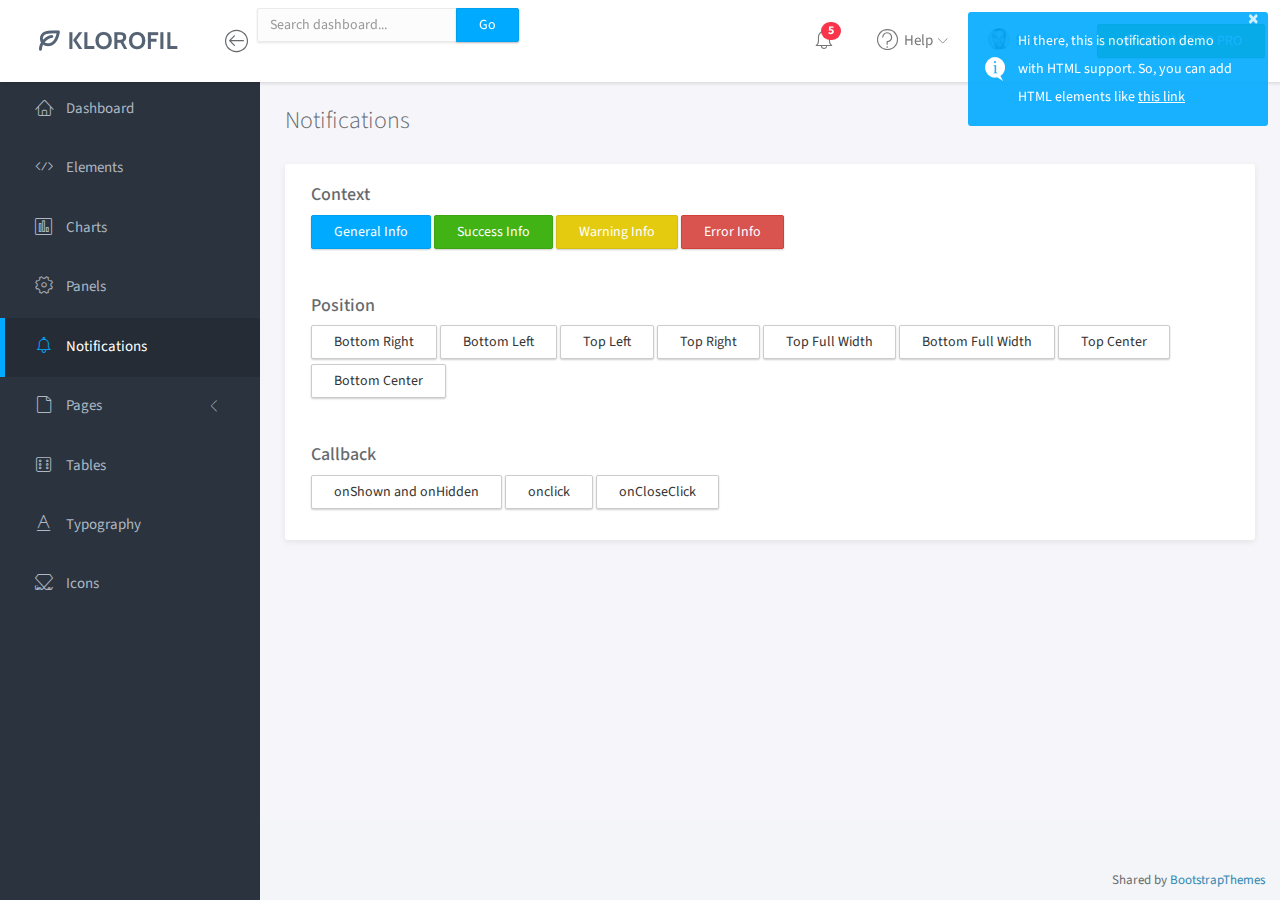
<file: templates/notifications.html>
<!doctype html>
<html lang="en">

<head>
	<title>Notifications | Klorofil - Free Bootstrap Dashboard Template</title>
	<meta charset="utf-8">
	<meta http-equiv="X-UA-Compatible" content="IE=edge,chrome=1">
	<meta name="viewport" content="width=device-width, initial-scale=1.0, maximum-scale=1.0, user-scalable=0">
	<!-- VENDOR CSS -->
	<link rel="stylesheet" href="assets/vendor/bootstrap/css/bootstrap.min.css">
	<link rel="stylesheet" href="assets/vendor/font-awesome/css/font-awesome.min.css">
	<link rel="stylesheet" href="assets/vendor/linearicons/style.css">
	<link rel="stylesheet" href="assets/vendor/toastr/toastr.min.css">
	<!-- MAIN CSS -->
	<link rel="stylesheet" href="assets/css/main.css">
	<!-- FOR DEMO PURPOSES ONLY. You should remove this in your project -->
	<link rel="stylesheet" href="assets/css/demo.css">
	<!-- GOOGLE FONTS -->
	<link href="https://fonts.googleapis.com/css?family=Source+Sans+Pro:300,400,600,700" rel="stylesheet">
	<!-- ICONS -->
	<link rel="apple-touch-icon" sizes="76x76" href="assets/img/apple-icon.png">
	<link rel="icon" type="image/png" sizes="96x96" href="assets/img/favicon.png">
</head>

<body>
	<!-- WRAPPER -->
	<div id="wrapper">
		<!-- NAVBAR -->
		<nav class="navbar navbar-default navbar-fixed-top">
			<div class="brand">
				<a href="index.html"><img src="assets/img/logo-dark.png" alt="Klorofil Logo" class="img-responsive logo"></a>
			</div>
			<div class="container-fluid">
				<div class="navbar-btn">
					<button type="button" class="btn-toggle-fullwidth"><i class="lnr lnr-arrow-left-circle"></i></button>
				</div>
				<form class="navbar-form navbar-left">
					<div class="input-group">
						<input type="text" value="" class="form-control" placeholder="Search dashboard...">
						<span class="input-group-btn"><button type="button" class="btn btn-primary">Go</button></span>
					</div>
				</form>
				<div class="navbar-btn navbar-btn-right">
					<a class="btn btn-success update-pro" href="https://www.themeineed.com/downloads/klorofil-pro-bootstrap-admin-dashboard-template/?utm_source=klorofil&utm_medium=template&utm_campaign=KlorofilPro" title="Upgrade to Pro" target="_blank"><i class="fa fa-rocket"></i> <span>UPGRADE TO PRO</span></a>
				</div>
				<div id="navbar-menu">
					<ul class="nav navbar-nav navbar-right">
						<li class="dropdown">
							<a href="#" class="dropdown-toggle icon-menu" data-toggle="dropdown">
								<i class="lnr lnr-alarm"></i>
								<span class="badge bg-danger">5</span>
							</a>
							<ul class="dropdown-menu notifications">
								<li><a href="#" class="notification-item"><span class="dot bg-warning"></span>System space is almost full</a></li>
								<li><a href="#" class="notification-item"><span class="dot bg-danger"></span>You have 9 unfinished tasks</a></li>
								<li><a href="#" class="notification-item"><span class="dot bg-success"></span>Monthly report is available</a></li>
								<li><a href="#" class="notification-item"><span class="dot bg-warning"></span>Weekly meeting in 1 hour</a></li>
								<li><a href="#" class="notification-item"><span class="dot bg-success"></span>Your request has been approved</a></li>
								<li><a href="#" class="more">See all notifications</a></li>
							</ul>
						</li>
						<li class="dropdown">
							<a href="#" class="dropdown-toggle" data-toggle="dropdown"><i class="lnr lnr-question-circle"></i> <span>Help</span> <i class="icon-submenu lnr lnr-chevron-down"></i></a>
							<ul class="dropdown-menu">
								<li><a href="#">Basic Use</a></li>
								<li><a href="#">Working With Data</a></li>
								<li><a href="#">Security</a></li>
								<li><a href="#">Troubleshooting</a></li>
							</ul>
						</li>
						<li class="dropdown">
							<a href="#" class="dropdown-toggle" data-toggle="dropdown"><img src="assets/img/user.png" class="img-circle" alt="Avatar"> <span>Samuel</span> <i class="icon-submenu lnr lnr-chevron-down"></i></a>
							<ul class="dropdown-menu">
								<li><a href="#"><i class="lnr lnr-user"></i> <span>My Profile</span></a></li>
								<li><a href="#"><i class="lnr lnr-envelope"></i> <span>Message</span></a></li>
								<li><a href="#"><i class="lnr lnr-cog"></i> <span>Settings</span></a></li>
								<li><a href="#"><i class="lnr lnr-exit"></i> <span>Logout</span></a></li>
							</ul>
						</li>
						<!-- <li>
							<a class="update-pro" href="https://www.themeineed.com/downloads/klorofil-pro-bootstrap-admin-dashboard-template/?utm_source=klorofil&utm_medium=template&utm_campaign=KlorofilPro" title="Upgrade to Pro" target="_blank"><i class="fa fa-rocket"></i> <span>UPGRADE TO PRO</span></a>
						</li> -->
					</ul>
				</div>
			</div>
		</nav>
		<!-- END NAVBAR -->
		<!-- LEFT SIDEBAR -->
		<div id="sidebar-nav" class="sidebar">
			<div class="sidebar-scroll">
				<nav>
					<ul class="nav">
						<li><a href="index.html" class=""><i class="lnr lnr-home"></i> <span>Dashboard</span></a></li>
						<li><a href="elements.html" class=""><i class="lnr lnr-code"></i> <span>Elements</span></a></li>
						<li><a href="charts.html" class=""><i class="lnr lnr-chart-bars"></i> <span>Charts</span></a></li>
						<li><a href="panels.html" class=""><i class="lnr lnr-cog"></i> <span>Panels</span></a></li>
						<li><a href="notifications.html" class="active"><i class="lnr lnr-alarm"></i> <span>Notifications</span></a></li>
						<li>
							<a href="#subPages" data-toggle="collapse" class="collapsed"><i class="lnr lnr-file-empty"></i> <span>Pages</span> <i class="icon-submenu lnr lnr-chevron-left"></i></a>
							<div id="subPages" class="collapse ">
								<ul class="nav">
									<li><a href="page-profile.html" class="">Profile</a></li>
									<li><a href="page-login.html" class="">Login</a></li>
									<li><a href="page-lockscreen.html" class="">Lockscreen</a></li>
								</ul>
							</div>
						</li>
						<li><a href="tables.html" class=""><i class="lnr lnr-dice"></i> <span>Tables</span></a></li>
						<li><a href="typography.html" class=""><i class="lnr lnr-text-format"></i> <span>Typography</span></a></li>
						<li><a href="icons.html" class=""><i class="lnr lnr-linearicons"></i> <span>Icons</span></a></li>
					</ul>
				</nav>
			</div>
		</div>
		<!-- END LEFT SIDEBAR -->
		<!-- MAIN -->
		<div class="main">
			<!-- MAIN CONTENT -->
			<div class="main-content">
				<div class="container-fluid">
					<h3 class="page-title">Notifications</h3>
					<div id="toastr-demo" class="panel">
						<div class="panel-body">
							<!-- CONTEXTUAL -->
							<h4>Context</h4>
							<p class="demo-button">
								<button type="button" class="btn btn-primary btn-toastr" data-context="info" data-message="This is general theme info" data-position="top-right">General Info</button>
								<button type="button" class="btn btn-success btn-toastr" data-context="success" data-message="This is success info" data-position="top-right">Success Info</button>
								<button type="button" class="btn btn-warning btn-toastr" data-context="warning" data-message="This is warning info" data-position="top-right">Warning Info</button>
								<button type="button" class="btn btn-danger btn-toastr" data-context="error" data-message="This is error info" data-position="top-right">Error Info</button>
							</p>
							<!-- END CONTEXTUAL -->
							<br>
							<!-- POSITION -->
							<h4>Position</h4>
							<p class="demo-button">
								<button type="button" class="btn btn-default btn-toastr" data-context="info" data-message="Hi, I'm here" data-position="bottom-right">Bottom Right</button>
								<button type="button" class="btn btn-default btn-toastr" data-context="info" data-message="Hi, I'm here" data-position="bottom-left">Bottom Left</button>
								<button type="button" class="btn btn-default btn-toastr" data-context="info" data-message="Hi, I'm here" data-position="top-left">Top Left</button>
								<button type="button" class="btn btn-default btn-toastr" data-context="info" data-message="Hi, I'm here" data-position="top-right">Top Right</button>
								<button type="button" class="btn btn-default btn-toastr" data-context="info" data-message="Hi, I'm here" data-position="top-full-width">Top Full Width</button>
								<button type="button" class="btn btn-default btn-toastr" data-context="info" data-message="Hi, I'm here" data-position="bottom-full-width">Bottom Full Width</button>
								<button type="button" class="btn btn-default btn-toastr" data-context="info" data-message="Hi, I'm here" data-position="top-center">Top Center</button>
								<button type="button" class="btn btn-default btn-toastr" data-context="info" data-message="Hi, I'm here" data-position="bottom-center">Bottom Center</button>
							</p>
							<!-- END POSITION -->
							<br>
							<!-- CALLBACK -->
							<h4>Callback</h4>
							<p class="demo-button">
								<button type="button" class="btn btn-default btn-toastr-callback" id="toastr-callback1" data-context="info" data-message="onShown and onHidden callback demo">onShown and onHidden</button>
								<button type="button" class="btn btn-default btn-toastr-callback" id="toastr-callback2" data-context="info" data-message="Please click me">onclick</button>
								<button type="button" class="btn btn-default btn-toastr-callback" id="toastr-callback3" data-context="info" data-message="Please click close button">onCloseClick</button>
							</p>
							<!-- END CALLBACK -->
						</div>
					</div>
				</div>
			</div>
			<!-- END MAIN CONTENT -->
		</div>
		<!-- END MAIN -->
		<div class="clearfix"></div>
		<footer>
			<div class="container-fluid">
				<p class="copyright">Shared by <i class="fa fa-love"></i><a href="https://bootstrapthemes.co">BootstrapThemes</a>
</p>
			</div>
		</footer>
	</div>
	<!-- END WRAPPER -->
	<!-- Javascript -->
	<script src="assets/vendor/jquery/jquery.min.js"></script>
	<script src="assets/vendor/bootstrap/js/bootstrap.min.js"></script>
	<script src="assets/vendor/jquery-slimscroll/jquery.slimscroll.min.js"></script>
	<script src="assets/vendor/toastr/toastr.min.js"></script>
	<script src="assets/scripts/klorofil-common.js"></script>
</body>

</html>
</file>
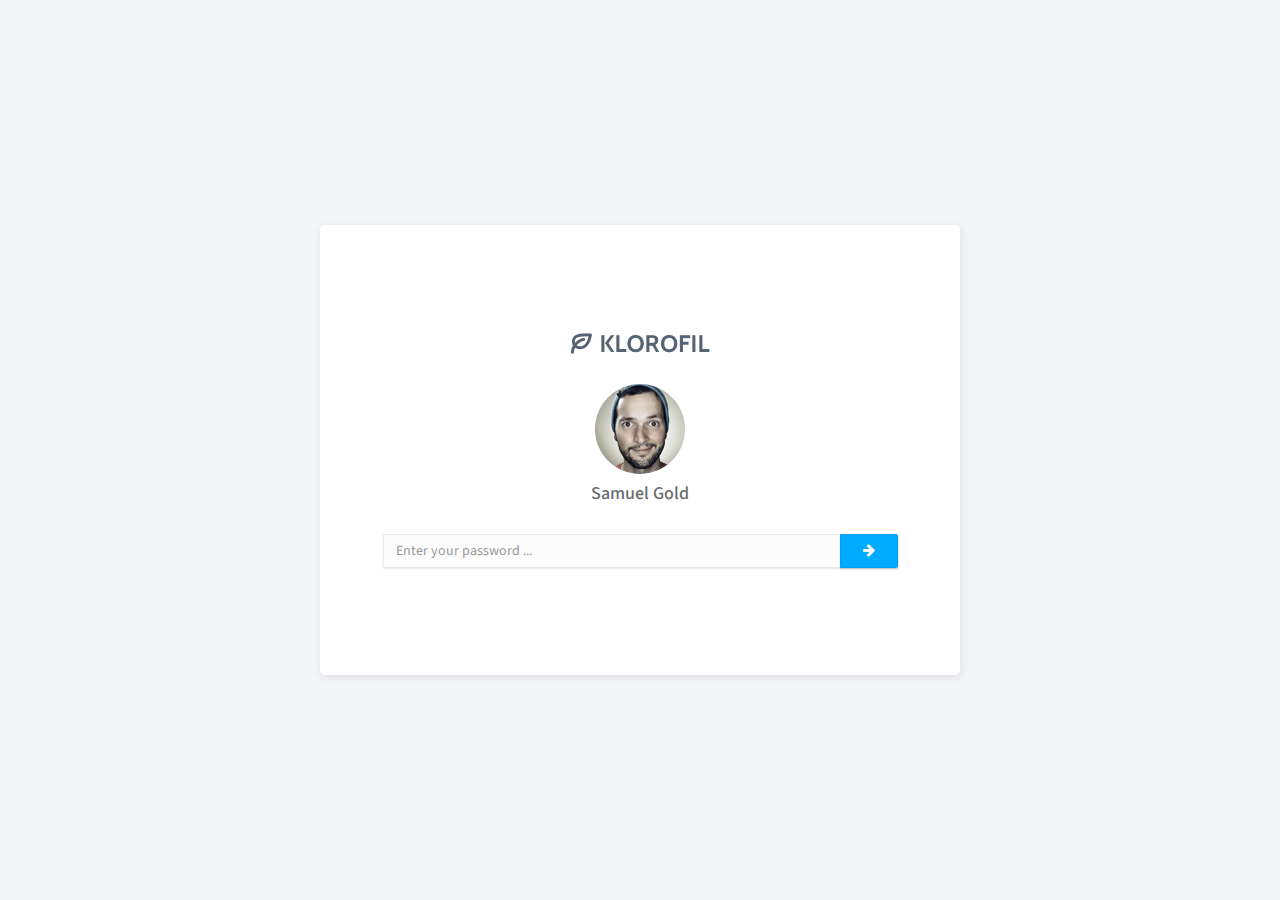
<file: templates/page-lockscreen.html>
<!doctype html>
<html lang="en" class="fullscreen-bg">

<head>
	<title>Lockscreen | Klorofil - Free Bootstrap Dashboard Template</title>
	<meta charset="utf-8">
	<meta http-equiv="X-UA-Compatible" content="IE=edge,chrome=1">
	<meta name="viewport" content="width=device-width, initial-scale=1.0, maximum-scale=1.0, user-scalable=0">
	<!-- VENDOR CSS -->
	<link rel="stylesheet" href="assets/vendor/bootstrap/css/bootstrap.min.css">
	<link rel="stylesheet" href="assets/vendor/font-awesome/css/font-awesome.min.css">
	<link rel="stylesheet" href="assets/vendor/linearicons/style.css">
	<!-- MAIN CSS -->
	<link rel="stylesheet" href="assets/css/main.css">
	<!-- FOR DEMO PURPOSES ONLY. You should remove this in your project -->
	<link rel="stylesheet" href="assets/css/demo.css">
	<!-- GOOGLE FONTS -->
	<link href="https://fonts.googleapis.com/css?family=Source+Sans+Pro:300,400,600,700" rel="stylesheet">
	<!-- ICONS -->
	<link rel="apple-touch-icon" sizes="76x76" href="assets/img/apple-icon.png">
	<link rel="icon" type="image/png" sizes="96x96" href="assets/img/favicon.png">
</head>

<body>
	<!-- WRAPPER -->
	<div id="wrapper">
		<div class="vertical-align-wrap">
			<div class="vertical-align-middle">
				<div class="auth-box lockscreen clearfix">
					<div class="content">
						<h1 class="sr-only">Klorofil - Free Bootstrap dashboard</h1>
						<div class="logo text-center"><img src="assets/img/logo-dark.png" alt="Klorofil Logo"></div>
						<div class="user text-center">
							<img src="assets/img/user-medium.png" class="img-circle" alt="Avatar">
							<h2 class="name">Samuel Gold</h2>
						</div>
						<form action="index.html">
							<div class="input-group">
								<input type="password" class="form-control" placeholder="Enter your password ...">
								<span class="input-group-btn"><button type="submit" class="btn btn-primary"><i class="fa fa-arrow-right"></i></button></span>
							</div>
						</form>
					</div>
				</div>
			</div>
		</div>
	</div>
	<!-- END WRAPPER -->
</body>

</html>
</file>
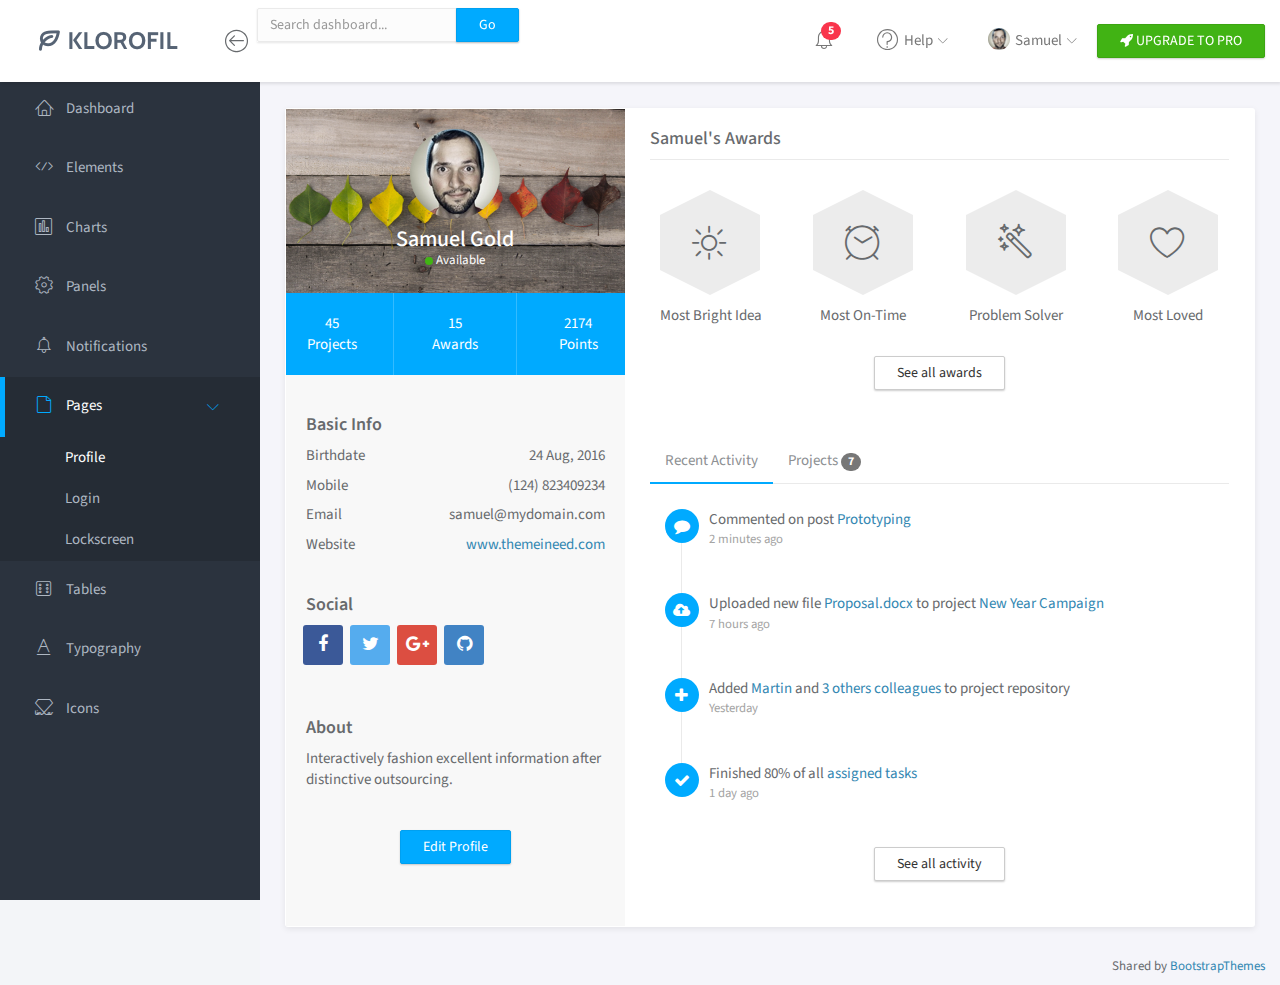
<file: templates/page-profile.html>
<!doctype html>
<html lang="en">

<head>
	<title>Profile | Klorofil - Free Bootstrap Dashboard Template</title>
	<meta charset="utf-8">
	<meta http-equiv="X-UA-Compatible" content="IE=edge,chrome=1">
	<meta name="viewport" content="width=device-width, initial-scale=1.0, maximum-scale=1.0, user-scalable=0">
	<!-- VENDOR CSS -->
	<link rel="stylesheet" href="assets/vendor/bootstrap/css/bootstrap.min.css">
	<link rel="stylesheet" href="assets/vendor/font-awesome/css/font-awesome.min.css">
	<link rel="stylesheet" href="assets/vendor/linearicons/style.css">
	<!-- MAIN CSS -->
	<link rel="stylesheet" href="assets/css/main.css">
	<!-- FOR DEMO PURPOSES ONLY. You should remove this in your project -->
	<link rel="stylesheet" href="assets/css/demo.css">
	<!-- GOOGLE FONTS -->
	<link href="https://fonts.googleapis.com/css?family=Source+Sans+Pro:300,400,600,700" rel="stylesheet">
	<!-- ICONS -->
	<link rel="apple-touch-icon" sizes="76x76" href="assets/img/apple-icon.png">
	<link rel="icon" type="image/png" sizes="96x96" href="assets/img/favicon.png">
</head>

<body>
	<!-- WRAPPER -->
	<div id="wrapper">
		<!-- NAVBAR -->
		<nav class="navbar navbar-default navbar-fixed-top">
			<div class="brand">
				<a href="index.html"><img src="assets/img/logo-dark.png" alt="Klorofil Logo" class="img-responsive logo"></a>
			</div>
			<div class="container-fluid">
				<div class="navbar-btn">
					<button type="button" class="btn-toggle-fullwidth"><i class="lnr lnr-arrow-left-circle"></i></button>
				</div>
				<form class="navbar-form navbar-left">
					<div class="input-group">
						<input type="text" value="" class="form-control" placeholder="Search dashboard...">
						<span class="input-group-btn"><button type="button" class="btn btn-primary">Go</button></span>
					</div>
				</form>
				<div class="navbar-btn navbar-btn-right">
					<a class="btn btn-success update-pro" href="https://www.themeineed.com/downloads/klorofil-pro-bootstrap-admin-dashboard-template/?utm_source=klorofil&utm_medium=template&utm_campaign=KlorofilPro" title="Upgrade to Pro" target="_blank"><i class="fa fa-rocket"></i> <span>UPGRADE TO PRO</span></a>
				</div>
				<div id="navbar-menu">
					<ul class="nav navbar-nav navbar-right">
						<li class="dropdown">
							<a href="#" class="dropdown-toggle icon-menu" data-toggle="dropdown">
								<i class="lnr lnr-alarm"></i>
								<span class="badge bg-danger">5</span>
							</a>
							<ul class="dropdown-menu notifications">
								<li><a href="#" class="notification-item"><span class="dot bg-warning"></span>System space is almost full</a></li>
								<li><a href="#" class="notification-item"><span class="dot bg-danger"></span>You have 9 unfinished tasks</a></li>
								<li><a href="#" class="notification-item"><span class="dot bg-success"></span>Monthly report is available</a></li>
								<li><a href="#" class="notification-item"><span class="dot bg-warning"></span>Weekly meeting in 1 hour</a></li>
								<li><a href="#" class="notification-item"><span class="dot bg-success"></span>Your request has been approved</a></li>
								<li><a href="#" class="more">See all notifications</a></li>
							</ul>
						</li>
						<li class="dropdown">
							<a href="#" class="dropdown-toggle" data-toggle="dropdown"><i class="lnr lnr-question-circle"></i> <span>Help</span> <i class="icon-submenu lnr lnr-chevron-down"></i></a>
							<ul class="dropdown-menu">
								<li><a href="#">Basic Use</a></li>
								<li><a href="#">Working With Data</a></li>
								<li><a href="#">Security</a></li>
								<li><a href="#">Troubleshooting</a></li>
							</ul>
						</li>
						<li class="dropdown">
							<a href="#" class="dropdown-toggle" data-toggle="dropdown"><img src="assets/img/user.png" class="img-circle" alt="Avatar"> <span>Samuel</span> <i class="icon-submenu lnr lnr-chevron-down"></i></a>
							<ul class="dropdown-menu">
								<li><a href="#"><i class="lnr lnr-user"></i> <span>My Profile</span></a></li>
								<li><a href="#"><i class="lnr lnr-envelope"></i> <span>Message</span></a></li>
								<li><a href="#"><i class="lnr lnr-cog"></i> <span>Settings</span></a></li>
								<li><a href="#"><i class="lnr lnr-exit"></i> <span>Logout</span></a></li>
							</ul>
						</li>
						<!-- <li>
							<a class="update-pro" href="https://www.themeineed.com/downloads/klorofil-pro-bootstrap-admin-dashboard-template/?utm_source=klorofil&utm_medium=template&utm_campaign=KlorofilPro" title="Upgrade to Pro" target="_blank"><i class="fa fa-rocket"></i> <span>UPGRADE TO PRO</span></a>
						</li> -->
					</ul>
				</div>
			</div>
		</nav>
		<!-- END NAVBAR -->
		<!-- LEFT SIDEBAR -->
		<div id="sidebar-nav" class="sidebar">
			<div class="sidebar-scroll">
				<nav>
					<ul class="nav">
						<li><a href="index.html" class=""><i class="lnr lnr-home"></i> <span>Dashboard</span></a></li>
						<li><a href="elements.html" class=""><i class="lnr lnr-code"></i> <span>Elements</span></a></li>
						<li><a href="charts.html" class=""><i class="lnr lnr-chart-bars"></i> <span>Charts</span></a></li>
						<li><a href="panels.html" class=""><i class="lnr lnr-cog"></i> <span>Panels</span></a></li>
						<li><a href="notifications.html" class=""><i class="lnr lnr-alarm"></i> <span>Notifications</span></a></li>
						<li>
							<a href="#subPages" data-toggle="collapse" class="active"><i class="lnr lnr-file-empty"></i> <span>Pages</span> <i class="icon-submenu lnr lnr-chevron-left"></i></a>
							<div id="subPages" class="collapse in">
								<ul class="nav">
									<li><a href="page-profile.html" class="active">Profile</a></li>
									<li><a href="page-login.html" class="">Login</a></li>
									<li><a href="page-lockscreen.html" class="">Lockscreen</a></li>
								</ul>
							</div>
						</li>
						<li><a href="tables.html" class=""><i class="lnr lnr-dice"></i> <span>Tables</span></a></li>
						<li><a href="typography.html" class=""><i class="lnr lnr-text-format"></i> <span>Typography</span></a></li>
						<li><a href="icons.html" class=""><i class="lnr lnr-linearicons"></i> <span>Icons</span></a></li>
					</ul>
				</nav>
			</div>
		</div>
		<!-- END LEFT SIDEBAR -->
		<!-- MAIN -->
		<div class="main">
			<!-- MAIN CONTENT -->
			<div class="main-content">
				<div class="container-fluid">
					<div class="panel panel-profile">
						<div class="clearfix">
							<!-- LEFT COLUMN -->
							<div class="profile-left">
								<!-- PROFILE HEADER -->
								<div class="profile-header">
									<div class="overlay"></div>
									<div class="profile-main">
										<img src="assets/img/user-medium.png" class="img-circle" alt="Avatar">
										<h3 class="name">Samuel Gold</h3>
										<span class="online-status status-available">Available</span>
									</div>
									<div class="profile-stat">
										<div class="row">
											<div class="col-md-4 stat-item">
												45 <span>Projects</span>
											</div>
											<div class="col-md-4 stat-item">
												15 <span>Awards</span>
											</div>
											<div class="col-md-4 stat-item">
												2174 <span>Points</span>
											</div>
										</div>
									</div>
								</div>
								<!-- END PROFILE HEADER -->
								<!-- PROFILE DETAIL -->
								<div class="profile-detail">
									<div class="profile-info">
										<h4 class="heading">Basic Info</h4>
										<ul class="list-unstyled list-justify">
											<li>Birthdate <span>24 Aug, 2016</span></li>
											<li>Mobile <span>(124) 823409234</span></li>
											<li>Email <span>samuel@mydomain.com</span></li>
											<li>Website <span><a href="https://www.themeineed.com">www.themeineed.com</a></span></li>
										</ul>
									</div>
									<div class="profile-info">
										<h4 class="heading">Social</h4>
										<ul class="list-inline social-icons">
											<li><a href="#" class="facebook-bg"><i class="fa fa-facebook"></i></a></li>
											<li><a href="#" class="twitter-bg"><i class="fa fa-twitter"></i></a></li>
											<li><a href="#" class="google-plus-bg"><i class="fa fa-google-plus"></i></a></li>
											<li><a href="#" class="github-bg"><i class="fa fa-github"></i></a></li>
										</ul>
									</div>
									<div class="profile-info">
										<h4 class="heading">About</h4>
										<p>Interactively fashion excellent information after distinctive outsourcing.</p>
									</div>
									<div class="text-center"><a href="#" class="btn btn-primary">Edit Profile</a></div>
								</div>
								<!-- END PROFILE DETAIL -->
							</div>
							<!-- END LEFT COLUMN -->
							<!-- RIGHT COLUMN -->
							<div class="profile-right">
								<h4 class="heading">Samuel's Awards</h4>
								<!-- AWARDS -->
								<div class="awards">
									<div class="row">
										<div class="col-md-3 col-sm-6">
											<div class="award-item">
												<div class="hexagon">
													<span class="lnr lnr-sun award-icon"></span>
												</div>
												<span>Most Bright Idea</span>
											</div>
										</div>
										<div class="col-md-3 col-sm-6">
											<div class="award-item">
												<div class="hexagon">
													<span class="lnr lnr-clock award-icon"></span>
												</div>
												<span>Most On-Time</span>
											</div>
										</div>
										<div class="col-md-3 col-sm-6">
											<div class="award-item">
												<div class="hexagon">
													<span class="lnr lnr-magic-wand award-icon"></span>
												</div>
												<span>Problem Solver</span>
											</div>
										</div>
										<div class="col-md-3 col-sm-6">
											<div class="award-item">
												<div class="hexagon">
													<span class="lnr lnr-heart award-icon"></span>
												</div>
												<span>Most Loved</span>
											</div>
										</div>
									</div>
									<div class="text-center"><a href="#" class="btn btn-default">See all awards</a></div>
								</div>
								<!-- END AWARDS -->
								<!-- TABBED CONTENT -->
								<div class="custom-tabs-line tabs-line-bottom left-aligned">
									<ul class="nav" role="tablist">
										<li class="active"><a href="#tab-bottom-left1" role="tab" data-toggle="tab">Recent Activity</a></li>
										<li><a href="#tab-bottom-left2" role="tab" data-toggle="tab">Projects <span class="badge">7</span></a></li>
									</ul>
								</div>
								<div class="tab-content">
									<div class="tab-pane fade in active" id="tab-bottom-left1">
										<ul class="list-unstyled activity-timeline">
											<li>
												<i class="fa fa-comment activity-icon"></i>
												<p>Commented on post <a href="#">Prototyping</a> <span class="timestamp">2 minutes ago</span></p>
											</li>
											<li>
												<i class="fa fa-cloud-upload activity-icon"></i>
												<p>Uploaded new file <a href="#">Proposal.docx</a> to project <a href="#">New Year Campaign</a> <span class="timestamp">7 hours ago</span></p>
											</li>
											<li>
												<i class="fa fa-plus activity-icon"></i>
												<p>Added <a href="#">Martin</a> and <a href="#">3 others colleagues</a> to project repository <span class="timestamp">Yesterday</span></p>
											</li>
											<li>
												<i class="fa fa-check activity-icon"></i>
												<p>Finished 80% of all <a href="#">assigned tasks</a> <span class="timestamp">1 day ago</span></p>
											</li>
										</ul>
										<div class="margin-top-30 text-center"><a href="#" class="btn btn-default">See all activity</a></div>
									</div>
									<div class="tab-pane fade" id="tab-bottom-left2">
										<div class="table-responsive">
											<table class="table project-table">
												<thead>
													<tr>
														<th>Title</th>
														<th>Progress</th>
														<th>Leader</th>
														<th>Status</th>
													</tr>
												</thead>
												<tbody>
													<tr>
														<td><a href="#">Spot Media</a></td>
														<td>
															<div class="progress">
																<div class="progress-bar" role="progressbar" aria-valuenow="60" aria-valuemin="0" aria-valuemax="100" style="width: 60%;">
																	<span>60% Complete</span>
																</div>
															</div>
														</td>
														<td><img src="assets/img/user2.png" alt="Avatar" class="avatar img-circle"> <a href="#">Michael</a></td>
														<td><span class="label label-success">ACTIVE</span></td>
													</tr>
													<tr>
														<td><a href="#">E-Commerce Site</a></td>
														<td>
															<div class="progress">
																<div class="progress-bar" role="progressbar" aria-valuenow="33" aria-valuemin="0" aria-valuemax="100" style="width: 33%;">
																	<span>33% Complete</span>
																</div>
															</div>
														</td>
														<td><img src="assets/img/user1.png" alt="Avatar" class="avatar img-circle"> <a href="#">Antonius</a></td>
														<td><span class="label label-warning">PENDING</span></td>
													</tr>
													<tr>
														<td><a href="#">Project 123GO</a></td>
														<td>
															<div class="progress">
																<div class="progress-bar" role="progressbar" aria-valuenow="68" aria-valuemin="0" aria-valuemax="100" style="width: 68%;">
																	<span>68% Complete</span>
																</div>
															</div>
														</td>
														<td><img src="assets/img/user1.png" alt="Avatar" class="avatar img-circle"> <a href="#">Antonius</a></td>
														<td><span class="label label-success">ACTIVE</span></td>
													</tr>
													<tr>
														<td><a href="#">Wordpress Theme</a></td>
														<td>
															<div class="progress">
																<div class="progress-bar" role="progressbar" aria-valuenow="75" aria-valuemin="0" aria-valuemax="100" style="width: 75%;">
																	<span>75%</span>
																</div>
															</div>
														</td>
														<td><img src="assets/img/user2.png" alt="Avatar" class="avatar img-circle"> <a href="#">Michael</a></td>
														<td><span class="label label-success">ACTIVE</span></td>
													</tr>
													<tr>
														<td><a href="#">Project 123GO</a></td>
														<td>
															<div class="progress">
																<div class="progress-bar progress-bar-success" role="progressbar" aria-valuenow="100" aria-valuemin="0" aria-valuemax="100" style="width: 100%;">
																	<span>100%</span>
																</div>
															</div>
														</td>
														<td><img src="assets/img/user1.png" alt="Avatar" class="avatar img-circle" /> <a href="#">Antonius</a></td>
														<td><span class="label label-default">CLOSED</span></td>
													</tr>
													<tr>
														<td><a href="#">Redesign Landing Page</a></td>
														<td>
															<div class="progress">
																<div class="progress-bar progress-bar-success" role="progressbar" aria-valuenow="100" aria-valuemin="0" aria-valuemax="100" style="width: 100%;">
																	<span>100%</span>
																</div>
															</div>
														</td>
														<td><img src="assets/img/user5.png" alt="Avatar" class="avatar img-circle" /> <a href="#">Jason</a></td>
														<td><span class="label label-default">CLOSED</span></td>
													</tr>
												</tbody>
											</table>
										</div>
									</div>
								</div>
								<!-- END TABBED CONTENT -->
							</div>
							<!-- END RIGHT COLUMN -->
						</div>
					</div>
				</div>
			</div>
			<!-- END MAIN CONTENT -->
		</div>
		<!-- END MAIN -->
		<div class="clearfix"></div>
		<footer>
			<div class="container-fluid">
				<p class="copyright">Shared by <i class="fa fa-love"></i><a href="https://bootstrapthemes.co">BootstrapThemes</a>
</p>
			</div>
		</footer>
	</div>
	<!-- END WRAPPER -->
	<!-- Javascript -->
	<script src="assets/vendor/jquery/jquery.min.js"></script>
	<script src="assets/vendor/bootstrap/js/bootstrap.min.js"></script>
	<script src="assets/vendor/jquery-slimscroll/jquery.slimscroll.min.js"></script>
	<script src="assets/scripts/klorofil-common.js"></script>
</body>

</html>
</file>
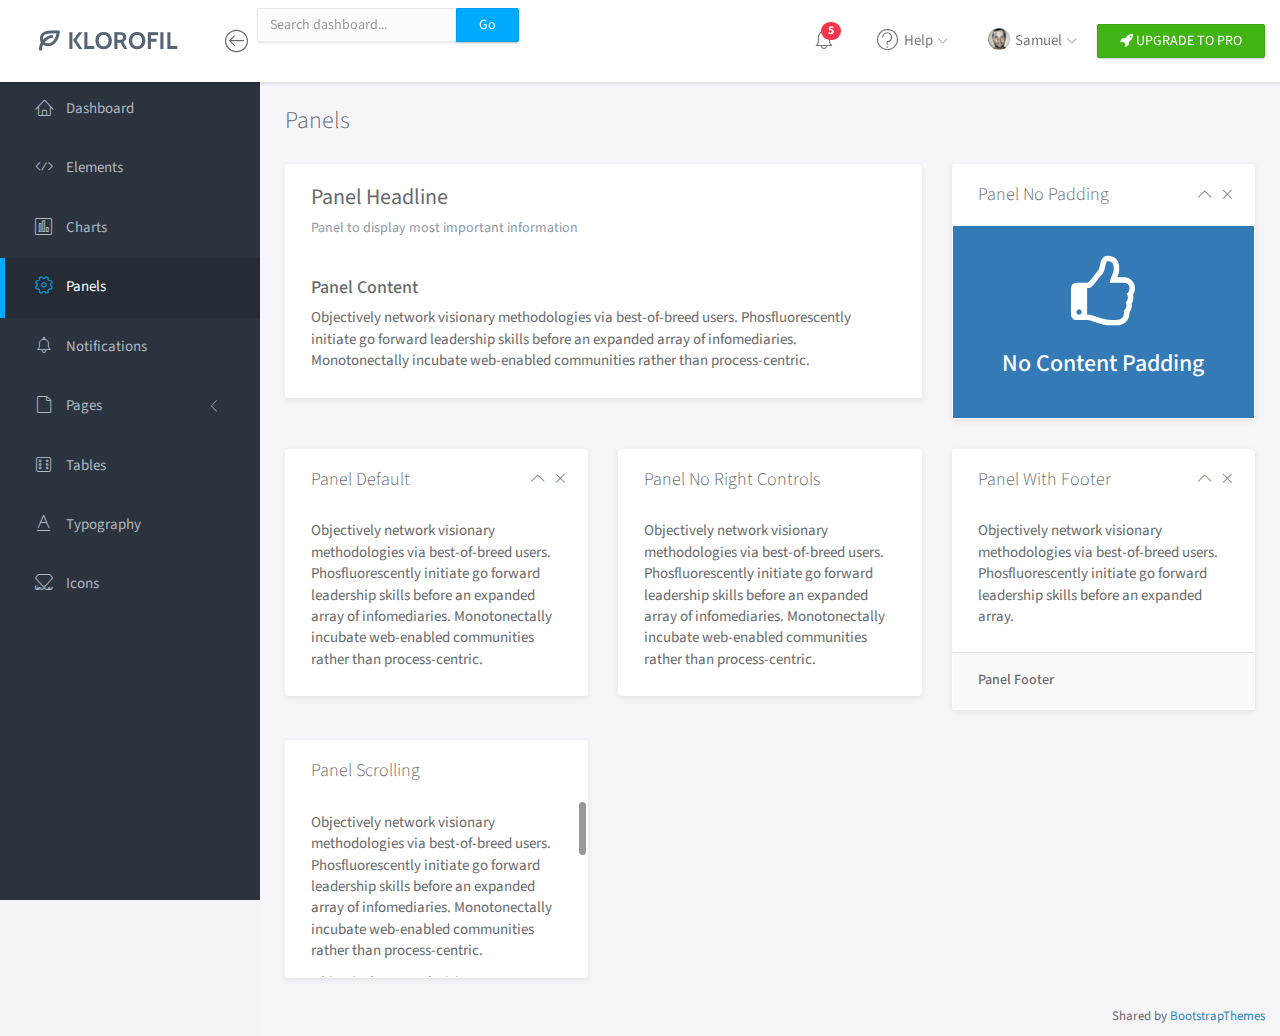
<file: templates/panels.html>
<!doctype html>
<html lang="en">

<head>
	<title>Panels | Klorofil - Free Bootstrap Dashboard Template</title>
	<meta charset="utf-8">
	<meta http-equiv="X-UA-Compatible" content="IE=edge,chrome=1">
	<meta name="viewport" content="width=device-width, initial-scale=1.0, maximum-scale=1.0, user-scalable=0">
	<!-- VENDOR CSS -->
	<link rel="stylesheet" href="assets/vendor/bootstrap/css/bootstrap.min.css">
	<link rel="stylesheet" href="assets/vendor/font-awesome/css/font-awesome.min.css">
	<link rel="stylesheet" href="assets/vendor/linearicons/style.css">
	<!-- MAIN CSS -->
	<link rel="stylesheet" href="assets/css/main.css">
	<!-- FOR DEMO PURPOSES ONLY. You should remove this in your project -->
	<link rel="stylesheet" href="assets/css/demo.css">
	<!-- GOOGLE FONTS -->
	<link href="https://fonts.googleapis.com/css?family=Source+Sans+Pro:300,400,600,700" rel="stylesheet">
	<!-- ICONS -->
	<link rel="apple-touch-icon" sizes="76x76" href="assets/img/apple-icon.png">
	<link rel="icon" type="image/png" sizes="96x96" href="assets/img/favicon.png">
</head>

<body>
	<!-- WRAPPER -->
	<div id="wrapper">
		<!-- NAVBAR -->
		<nav class="navbar navbar-default navbar-fixed-top">
			<div class="brand">
				<a href="index.html"><img src="assets/img/logo-dark.png" alt="Klorofil Logo" class="img-responsive logo"></a>
			</div>
			<div class="container-fluid">
				<div class="navbar-btn">
					<button type="button" class="btn-toggle-fullwidth"><i class="lnr lnr-arrow-left-circle"></i></button>
				</div>
				<form class="navbar-form navbar-left">
					<div class="input-group">
						<input type="text" value="" class="form-control" placeholder="Search dashboard...">
						<span class="input-group-btn"><button type="button" class="btn btn-primary">Go</button></span>
					</div>
				</form>
				<div class="navbar-btn navbar-btn-right">
					<a class="btn btn-success update-pro" href="https://www.themeineed.com/downloads/klorofil-pro-bootstrap-admin-dashboard-template/?utm_source=klorofil&utm_medium=template&utm_campaign=KlorofilPro" title="Upgrade to Pro" target="_blank"><i class="fa fa-rocket"></i> <span>UPGRADE TO PRO</span></a>
				</div>
				<div id="navbar-menu">
					<ul class="nav navbar-nav navbar-right">
						<li class="dropdown">
							<a href="#" class="dropdown-toggle icon-menu" data-toggle="dropdown">
								<i class="lnr lnr-alarm"></i>
								<span class="badge bg-danger">5</span>
							</a>
							<ul class="dropdown-menu notifications">
								<li><a href="#" class="notification-item"><span class="dot bg-warning"></span>System space is almost full</a></li>
								<li><a href="#" class="notification-item"><span class="dot bg-danger"></span>You have 9 unfinished tasks</a></li>
								<li><a href="#" class="notification-item"><span class="dot bg-success"></span>Monthly report is available</a></li>
								<li><a href="#" class="notification-item"><span class="dot bg-warning"></span>Weekly meeting in 1 hour</a></li>
								<li><a href="#" class="notification-item"><span class="dot bg-success"></span>Your request has been approved</a></li>
								<li><a href="#" class="more">See all notifications</a></li>
							</ul>
						</li>
						<li class="dropdown">
							<a href="#" class="dropdown-toggle" data-toggle="dropdown"><i class="lnr lnr-question-circle"></i> <span>Help</span> <i class="icon-submenu lnr lnr-chevron-down"></i></a>
							<ul class="dropdown-menu">
								<li><a href="#">Basic Use</a></li>
								<li><a href="#">Working With Data</a></li>
								<li><a href="#">Security</a></li>
								<li><a href="#">Troubleshooting</a></li>
							</ul>
						</li>
						<li class="dropdown">
							<a href="#" class="dropdown-toggle" data-toggle="dropdown"><img src="assets/img/user.png" class="img-circle" alt="Avatar"> <span>Samuel</span> <i class="icon-submenu lnr lnr-chevron-down"></i></a>
							<ul class="dropdown-menu">
								<li><a href="#"><i class="lnr lnr-user"></i> <span>My Profile</span></a></li>
								<li><a href="#"><i class="lnr lnr-envelope"></i> <span>Message</span></a></li>
								<li><a href="#"><i class="lnr lnr-cog"></i> <span>Settings</span></a></li>
								<li><a href="#"><i class="lnr lnr-exit"></i> <span>Logout</span></a></li>
							</ul>
						</li>
						<!-- <li>
							<a class="update-pro" href="https://www.themeineed.com/downloads/klorofil-pro-bootstrap-admin-dashboard-template/?utm_source=klorofil&utm_medium=template&utm_campaign=KlorofilPro" title="Upgrade to Pro" target="_blank"><i class="fa fa-rocket"></i> <span>UPGRADE TO PRO</span></a>
						</li> -->
					</ul>
				</div>
			</div>
		</nav>
		<!-- END NAVBAR -->
		<!-- LEFT SIDEBAR -->
		<div id="sidebar-nav" class="sidebar">
			<div class="sidebar-scroll">
				<nav>
					<ul class="nav">
						<li><a href="index.html" class=""><i class="lnr lnr-home"></i> <span>Dashboard</span></a></li>
						<li><a href="elements.html" class=""><i class="lnr lnr-code"></i> <span>Elements</span></a></li>
						<li><a href="charts.html" class=""><i class="lnr lnr-chart-bars"></i> <span>Charts</span></a></li>
						<li><a href="panels.html" class="active"><i class="lnr lnr-cog"></i> <span>Panels</span></a></li>
						<li><a href="notifications.html" class=""><i class="lnr lnr-alarm"></i> <span>Notifications</span></a></li>
						<li>
							<a href="#subPages" data-toggle="collapse" class="collapsed"><i class="lnr lnr-file-empty"></i> <span>Pages</span> <i class="icon-submenu lnr lnr-chevron-left"></i></a>
							<div id="subPages" class="collapse ">
								<ul class="nav">
									<li><a href="page-profile.html" class="">Profile</a></li>
									<li><a href="page-login.html" class="">Login</a></li>
									<li><a href="page-lockscreen.html" class="">Lockscreen</a></li>
								</ul>
							</div>
						</li>
						<li><a href="tables.html" class=""><i class="lnr lnr-dice"></i> <span>Tables</span></a></li>
						<li><a href="typography.html" class=""><i class="lnr lnr-text-format"></i> <span>Typography</span></a></li>
						<li><a href="icons.html" class=""><i class="lnr lnr-linearicons"></i> <span>Icons</span></a></li>
					</ul>
				</nav>
			</div>
		</div>
		<!-- END LEFT SIDEBAR -->
		<!-- MAIN -->
		<div class="main">
			<!-- MAIN CONTENT -->
			<div class="main-content">
				<div class="container-fluid">
					<h3 class="page-title">Panels</h3>
					<div class="row">
						<div class="col-md-8">
							<!-- PANEL HEADLINE -->
							<div class="panel panel-headline">
								<div class="panel-heading">
									<h3 class="panel-title">Panel Headline</h3>
									<p class="panel-subtitle">Panel to display most important information</p>
								</div>
								<div class="panel-body">
									<h4>Panel Content</h4>
									<p>Objectively network visionary methodologies via best-of-breed users. Phosfluorescently initiate go forward leadership skills before an expanded array of infomediaries. Monotonectally incubate web-enabled communities rather than process-centric.</p>
								</div>
							</div>
							<!-- END PANEL HEADLINE -->
						</div>
						<div class="col-md-4">
							<!-- PANEL NO PADDING -->
							<div class="panel">
								<div class="panel-heading">
									<h3 class="panel-title">Panel No Padding</h3>
									<div class="right">
										<button type="button" class="btn-toggle-collapse"><i class="lnr lnr-chevron-up"></i></button>
										<button type="button" class="btn-remove"><i class="lnr lnr-cross"></i></button>
									</div>
								</div>
								<div class="panel-body no-padding bg-primary text-center">
									<div class="padding-top-30 padding-bottom-30">
										<i class="fa fa-thumbs-o-up fa-5x"></i>
										<h3>No Content Padding</h3>
									</div>
								</div>
							</div>
							<!-- END PANEL NO PADDING -->
						</div>
					</div>
					<div class="row">
						<div class="col-md-4">
							<!-- PANEL DEFAULT -->
							<div class="panel">
								<div class="panel-heading">
									<h3 class="panel-title">Panel Default</h3>
									<div class="right">
										<button type="button" class="btn-toggle-collapse"><i class="lnr lnr-chevron-up"></i></button>
										<button type="button" class="btn-remove"><i class="lnr lnr-cross"></i></button>
									</div>
								</div>
								<div class="panel-body">
									<p>Objectively network visionary methodologies via best-of-breed users. Phosfluorescently initiate go forward leadership skills before an expanded array of infomediaries. Monotonectally incubate web-enabled communities rather than process-centric.</p>
								</div>
							</div>
							<!-- END PANEL DEFAULT -->
						</div>
						<div class="col-md-4">
							<!-- PANEL NO CONTROLS -->
							<div class="panel">
								<div class="panel-heading">
									<h3 class="panel-title">Panel No Right Controls</h3>
								</div>
								<div class="panel-body">
									<p>Objectively network visionary methodologies via best-of-breed users. Phosfluorescently initiate go forward leadership skills before an expanded array of infomediaries. Monotonectally incubate web-enabled communities rather than process-centric.</p>
								</div>
							</div>
							<!-- END PANEL NO CONTROLS -->
						</div>
						<div class="col-md-4">
							<!-- PANEL WITH FOOTER -->
							<div class="panel">
								<div class="panel-heading">
									<h3 class="panel-title">Panel With Footer</h3>
									<div class="right">
										<button type="button" class="btn-toggle-collapse"><i class="lnr lnr-chevron-up"></i></button>
										<button type="button" class="btn-remove"><i class="lnr lnr-cross"></i></button>
									</div>
								</div>
								<div class="panel-body">
									<p>Objectively network visionary methodologies via best-of-breed users. Phosfluorescently initiate go forward leadership skills before an expanded array.</p>
								</div>
								<div class="panel-footer">
									<h5>Panel Footer</h5>
								</div>
							</div>
							<!-- END PANEL WITH FOOTER -->
						</div>
					</div>
					<div class="row">
						<div class="col-md-4">
							<!-- PANEL SCROLLING -->
							<div id="panel-scrolling-demo" class="panel">
								<div class="panel-heading">
									<h3 class="panel-title">Panel Scrolling</h3>
								</div>
								<div class="panel-body">
									<p>Objectively network visionary methodologies via best-of-breed users. Phosfluorescently initiate go forward leadership skills before an expanded array of infomediaries. Monotonectally incubate web-enabled communities rather than process-centric.</p>
									<p>Objectively network visionary methodologies via best-of-breed users. Phosfluorescently initiate go forward leadership skills before an expanded array of infomediaries. Monotonectally incubate web-enabled communities rather than process-centric.</p>
									<p>Objectively network visionary methodologies via best-of-breed users. Phosfluorescently initiate go forward leadership skills before an expanded array of infomediaries. Monotonectally incubate web-enabled communities rather than process-centric.</p>
								</div>
							</div>
							<!-- END PANEL SCROLLING -->
						</div>
					</div>
				</div>
			</div>
			<!-- END MAIN CONTENT -->
		</div>
		<!-- END MAIN -->
		<div class="clearfix"></div>
		<footer>
			<div class="container-fluid">
				<p class="copyright">Shared by <i class="fa fa-love"></i><a href="https://bootstrapthemes.co">BootstrapThemes</a>
</p>
			</div>
		</footer>
	</div>
	<!-- END WRAPPER -->
	<!-- Javascript -->
	<script src="assets/vendor/jquery/jquery.min.js"></script>
	<script src="assets/vendor/bootstrap/js/bootstrap.min.js"></script>
	<script src="assets/vendor/jquery-slimscroll/jquery.slimscroll.min.js"></script>
	<script src="assets/scripts/klorofil-common.js"></script>
</body>

</html>
</file>
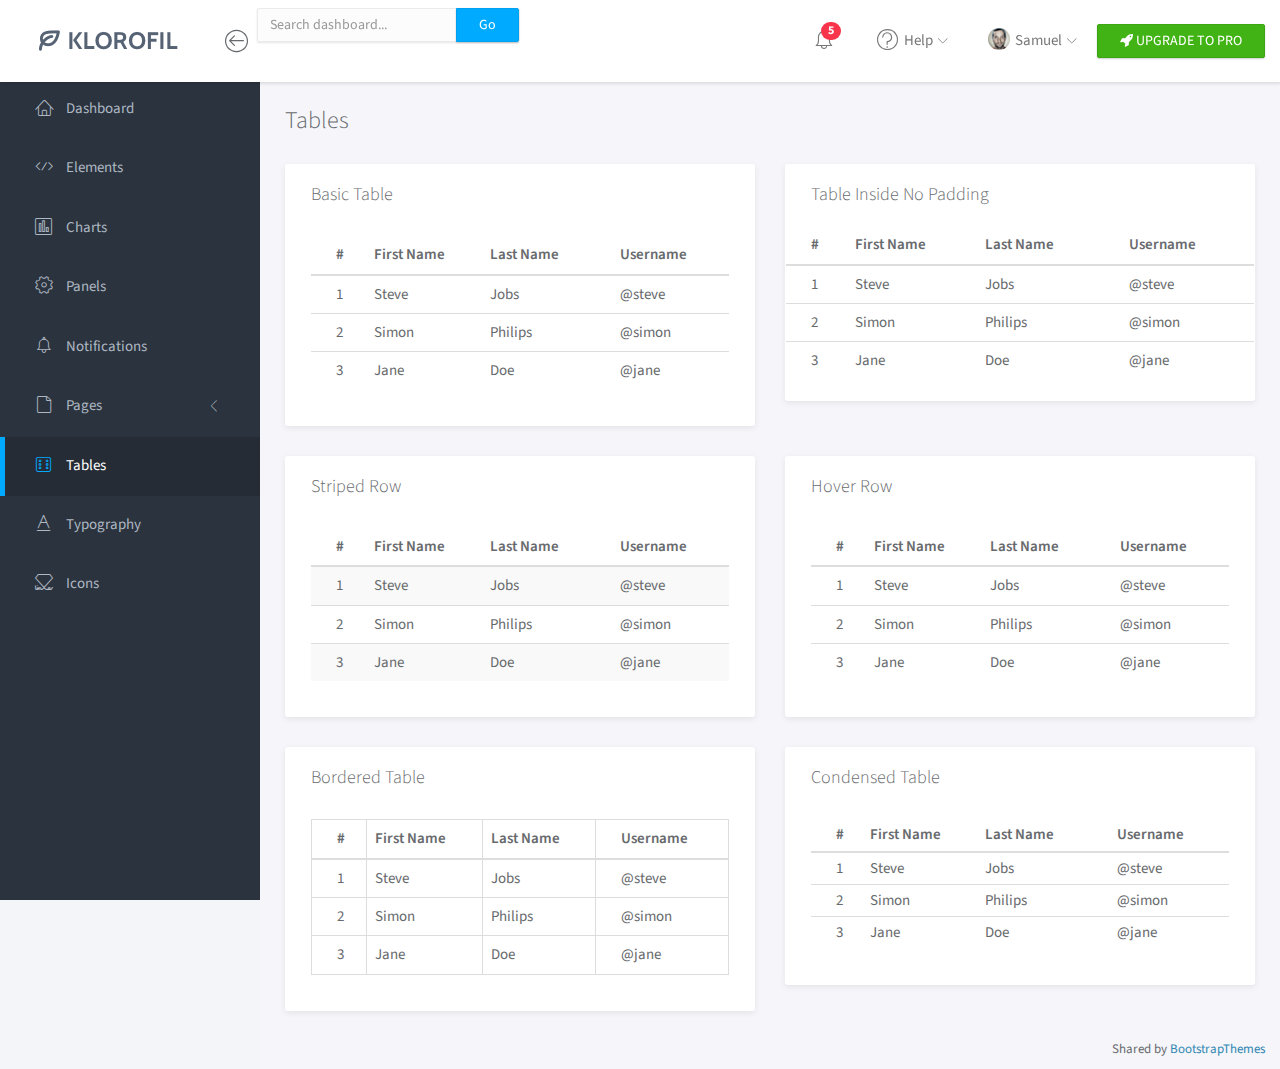
<file: templates/tables.html>
<!doctype html>
<html lang="en">

<head>
	<title>Tables | Klorofil - Free Bootstrap Dashboard Template</title>
	<meta charset="utf-8">
	<meta http-equiv="X-UA-Compatible" content="IE=edge,chrome=1">
	<meta name="viewport" content="width=device-width, initial-scale=1.0, maximum-scale=1.0, user-scalable=0">
	<!-- VENDOR CSS -->
	<link rel="stylesheet" href="assets/vendor/bootstrap/css/bootstrap.min.css">
	<link rel="stylesheet" href="assets/vendor/font-awesome/css/font-awesome.min.css">
	<link rel="stylesheet" href="assets/vendor/linearicons/style.css">
	<!-- MAIN CSS -->
	<link rel="stylesheet" href="assets/css/main.css">
	<!-- FOR DEMO PURPOSES ONLY. You should remove this in your project -->
	<link rel="stylesheet" href="assets/css/demo.css">
	<!-- GOOGLE FONTS -->
	<link href="https://fonts.googleapis.com/css?family=Source+Sans+Pro:300,400,600,700" rel="stylesheet">
	<!-- ICONS -->
	<link rel="apple-touch-icon" sizes="76x76" href="assets/img/apple-icon.png">
	<link rel="icon" type="image/png" sizes="96x96" href="assets/img/favicon.png">
</head>

<body>
	<!-- WRAPPER -->
	<div id="wrapper">
		<!-- NAVBAR -->
		<nav class="navbar navbar-default navbar-fixed-top">
			<div class="brand">
				<a href="index.html"><img src="assets/img/logo-dark.png" alt="Klorofil Logo" class="img-responsive logo"></a>
			</div>
			<div class="container-fluid">
				<div class="navbar-btn">
					<button type="button" class="btn-toggle-fullwidth"><i class="lnr lnr-arrow-left-circle"></i></button>
				</div>
				<form class="navbar-form navbar-left">
					<div class="input-group">
						<input type="text" value="" class="form-control" placeholder="Search dashboard...">
						<span class="input-group-btn"><button type="button" class="btn btn-primary">Go</button></span>
					</div>
				</form>
				<div class="navbar-btn navbar-btn-right">
					<a class="btn btn-success update-pro" href="https://www.themeineed.com/downloads/klorofil-pro-bootstrap-admin-dashboard-template/?utm_source=klorofil&utm_medium=template&utm_campaign=KlorofilPro" title="Upgrade to Pro" target="_blank"><i class="fa fa-rocket"></i> <span>UPGRADE TO PRO</span></a>
				</div>
				<div id="navbar-menu">
					<ul class="nav navbar-nav navbar-right">
						<li class="dropdown">
							<a href="#" class="dropdown-toggle icon-menu" data-toggle="dropdown">
								<i class="lnr lnr-alarm"></i>
								<span class="badge bg-danger">5</span>
							</a>
							<ul class="dropdown-menu notifications">
								<li><a href="#" class="notification-item"><span class="dot bg-warning"></span>System space is almost full</a></li>
								<li><a href="#" class="notification-item"><span class="dot bg-danger"></span>You have 9 unfinished tasks</a></li>
								<li><a href="#" class="notification-item"><span class="dot bg-success"></span>Monthly report is available</a></li>
								<li><a href="#" class="notification-item"><span class="dot bg-warning"></span>Weekly meeting in 1 hour</a></li>
								<li><a href="#" class="notification-item"><span class="dot bg-success"></span>Your request has been approved</a></li>
								<li><a href="#" class="more">See all notifications</a></li>
							</ul>
						</li>
						<li class="dropdown">
							<a href="#" class="dropdown-toggle" data-toggle="dropdown"><i class="lnr lnr-question-circle"></i> <span>Help</span> <i class="icon-submenu lnr lnr-chevron-down"></i></a>
							<ul class="dropdown-menu">
								<li><a href="#">Basic Use</a></li>
								<li><a href="#">Working With Data</a></li>
								<li><a href="#">Security</a></li>
								<li><a href="#">Troubleshooting</a></li>
							</ul>
						</li>
						<li class="dropdown">
							<a href="#" class="dropdown-toggle" data-toggle="dropdown"><img src="assets/img/user.png" class="img-circle" alt="Avatar"> <span>Samuel</span> <i class="icon-submenu lnr lnr-chevron-down"></i></a>
							<ul class="dropdown-menu">
								<li><a href="#"><i class="lnr lnr-user"></i> <span>My Profile</span></a></li>
								<li><a href="#"><i class="lnr lnr-envelope"></i> <span>Message</span></a></li>
								<li><a href="#"><i class="lnr lnr-cog"></i> <span>Settings</span></a></li>
								<li><a href="#"><i class="lnr lnr-exit"></i> <span>Logout</span></a></li>
							</ul>
						</li>
						<!-- <li>
							<a class="update-pro" href="https://www.themeineed.com/downloads/klorofil-pro-bootstrap-admin-dashboard-template/?utm_source=klorofil&utm_medium=template&utm_campaign=KlorofilPro" title="Upgrade to Pro" target="_blank"><i class="fa fa-rocket"></i> <span>UPGRADE TO PRO</span></a>
						</li> -->
					</ul>
				</div>
			</div>
		</nav>
		<!-- END NAVBAR -->
		<!-- LEFT SIDEBAR -->
		<div id="sidebar-nav" class="sidebar">
			<div class="sidebar-scroll">
				<nav>
					<ul class="nav">
						<li><a href="index.html" class=""><i class="lnr lnr-home"></i> <span>Dashboard</span></a></li>
						<li><a href="elements.html" class=""><i class="lnr lnr-code"></i> <span>Elements</span></a></li>
						<li><a href="charts.html" class=""><i class="lnr lnr-chart-bars"></i> <span>Charts</span></a></li>
						<li><a href="panels.html" class=""><i class="lnr lnr-cog"></i> <span>Panels</span></a></li>
						<li><a href="notifications.html" class=""><i class="lnr lnr-alarm"></i> <span>Notifications</span></a></li>
						<li>
							<a href="#subPages" data-toggle="collapse" class="collapsed"><i class="lnr lnr-file-empty"></i> <span>Pages</span> <i class="icon-submenu lnr lnr-chevron-left"></i></a>
							<div id="subPages" class="collapse ">
								<ul class="nav">
									<li><a href="page-profile.html" class="">Profile</a></li>
									<li><a href="page-login.html" class="">Login</a></li>
									<li><a href="page-lockscreen.html" class="">Lockscreen</a></li>
								</ul>
							</div>
						</li>
						<li><a href="tables.html" class="active"><i class="lnr lnr-dice"></i> <span>Tables</span></a></li>
						<li><a href="typography.html" class=""><i class="lnr lnr-text-format"></i> <span>Typography</span></a></li>
						<li><a href="icons.html" class=""><i class="lnr lnr-linearicons"></i> <span>Icons</span></a></li>
					</ul>
				</nav>
			</div>
		</div>
		<!-- END LEFT SIDEBAR -->
		<!-- MAIN -->
		<div class="main">
			<!-- MAIN CONTENT -->
			<div class="main-content">
				<div class="container-fluid">
					<h3 class="page-title">Tables</h3>
					<div class="row">
						<div class="col-md-6">
							<!-- BASIC TABLE -->
							<div class="panel">
								<div class="panel-heading">
									<h3 class="panel-title">Basic Table</h3>
								</div>
								<div class="panel-body">
									<table class="table">
										<thead>
											<tr>
												<th>#</th>
												<th>First Name</th>
												<th>Last Name</th>
												<th>Username</th>
											</tr>
										</thead>
										<tbody>
											<tr>
												<td>1</td>
												<td>Steve</td>
												<td>Jobs</td>
												<td>@steve</td>
											</tr>
											<tr>
												<td>2</td>
												<td>Simon</td>
												<td>Philips</td>
												<td>@simon</td>
											</tr>
											<tr>
												<td>3</td>
												<td>Jane</td>
												<td>Doe</td>
												<td>@jane</td>
											</tr>
										</tbody>
									</table>
								</div>
							</div>
							<!-- END BASIC TABLE -->
						</div>
						<div class="col-md-6">
							<!-- TABLE NO PADDING -->
							<div class="panel">
								<div class="panel-heading">
									<h3 class="panel-title">Table Inside No Padding</h3>
								</div>
								<div class="panel-body no-padding">
									<table class="table">
										<thead>
											<tr>
												<th>#</th>
												<th>First Name</th>
												<th>Last Name</th>
												<th>Username</th>
											</tr>
										</thead>
										<tbody>
											<tr>
												<td>1</td>
												<td>Steve</td>
												<td>Jobs</td>
												<td>@steve</td>
											</tr>
											<tr>
												<td>2</td>
												<td>Simon</td>
												<td>Philips</td>
												<td>@simon</td>
											</tr>
											<tr>
												<td>3</td>
												<td>Jane</td>
												<td>Doe</td>
												<td>@jane</td>
											</tr>
										</tbody>
									</table>
								</div>
							</div>
							<!-- END TABLE NO PADDING -->
						</div>
					</div>
					<div class="row">
						<div class="col-md-6">
							<!-- TABLE STRIPED -->
							<div class="panel">
								<div class="panel-heading">
									<h3 class="panel-title">Striped Row</h3>
								</div>
								<div class="panel-body">
									<table class="table table-striped">
										<thead>
											<tr>
												<th>#</th>
												<th>First Name</th>
												<th>Last Name</th>
												<th>Username</th>
											</tr>
										</thead>
										<tbody>
											<tr>
												<td>1</td>
												<td>Steve</td>
												<td>Jobs</td>
												<td>@steve</td>
											</tr>
											<tr>
												<td>2</td>
												<td>Simon</td>
												<td>Philips</td>
												<td>@simon</td>
											</tr>
											<tr>
												<td>3</td>
												<td>Jane</td>
												<td>Doe</td>
												<td>@jane</td>
											</tr>
										</tbody>
									</table>
								</div>
							</div>
							<!-- END TABLE STRIPED -->
						</div>
						<div class="col-md-6">
							<!-- TABLE HOVER -->
							<div class="panel">
								<div class="panel-heading">
									<h3 class="panel-title">Hover Row</h3>
								</div>
								<div class="panel-body">
									<table class="table table-hover">
										<thead>
											<tr>
												<th>#</th>
												<th>First Name</th>
												<th>Last Name</th>
												<th>Username</th>
											</tr>
										</thead>
										<tbody>
											<tr>
												<td>1</td>
												<td>Steve</td>
												<td>Jobs</td>
												<td>@steve</td>
											</tr>
											<tr>
												<td>2</td>
												<td>Simon</td>
												<td>Philips</td>
												<td>@simon</td>
											</tr>
											<tr>
												<td>3</td>
												<td>Jane</td>
												<td>Doe</td>
												<td>@jane</td>
											</tr>
										</tbody>
									</table>
								</div>
							</div>
							<!-- END TABLE HOVER -->
						</div>
					</div>
					<div class="row">
						<div class="col-md-6">
							<!-- BORDERED TABLE -->
							<div class="panel">
								<div class="panel-heading">
									<h3 class="panel-title">Bordered Table</h3>
								</div>
								<div class="panel-body">
									<table class="table table-bordered">
										<thead>
											<tr>
												<th>#</th>
												<th>First Name</th>
												<th>Last Name</th>
												<th>Username</th>
											</tr>
										</thead>
										<tbody>
											<tr>
												<td>1</td>
												<td>Steve</td>
												<td>Jobs</td>
												<td>@steve</td>
											</tr>
											<tr>
												<td>2</td>
												<td>Simon</td>
												<td>Philips</td>
												<td>@simon</td>
											</tr>
											<tr>
												<td>3</td>
												<td>Jane</td>
												<td>Doe</td>
												<td>@jane</td>
											</tr>
										</tbody>
									</table>
								</div>
							</div>
							<!-- END BORDERED TABLE -->
						</div>
						<div class="col-md-6">
							<!-- CONDENSED TABLE -->
							<div class="panel">
								<div class="panel-heading">
									<h3 class="panel-title">Condensed Table</h3>
								</div>
								<div class="panel-body">
									<table class="table table-condensed">
										<thead>
											<tr>
												<th>#</th>
												<th>First Name</th>
												<th>Last Name</th>
												<th>Username</th>
											</tr>
										</thead>
										<tbody>
											<tr>
												<td>1</td>
												<td>Steve</td>
												<td>Jobs</td>
												<td>@steve</td>
											</tr>
											<tr>
												<td>2</td>
												<td>Simon</td>
												<td>Philips</td>
												<td>@simon</td>
											</tr>
											<tr>
												<td>3</td>
												<td>Jane</td>
												<td>Doe</td>
												<td>@jane</td>
											</tr>
										</tbody>
									</table>
								</div>
							</div>
							<!-- END CONDENSED TABLE -->
						</div>
					</div>
				</div>
			</div>
			<!-- END MAIN CONTENT -->
		</div>
		<!-- END MAIN -->
		<div class="clearfix"></div>
		<footer>
			<div class="container-fluid">
				<p class="copyright">Shared by <i class="fa fa-love"></i><a href="https://bootstrapthemes.co">BootstrapThemes</a>
</p>
			</div>
		</footer>
	</div>
	<!-- END WRAPPER -->
	<!-- Javascript -->
	<script src="assets/vendor/jquery/jquery.min.js"></script>
	<script src="assets/vendor/bootstrap/js/bootstrap.min.js"></script>
	<script src="assets/vendor/jquery-slimscroll/jquery.slimscroll.min.js"></script>
	<script src="assets/scripts/klorofil-common.js"></script>
</body>

</html>
</file>
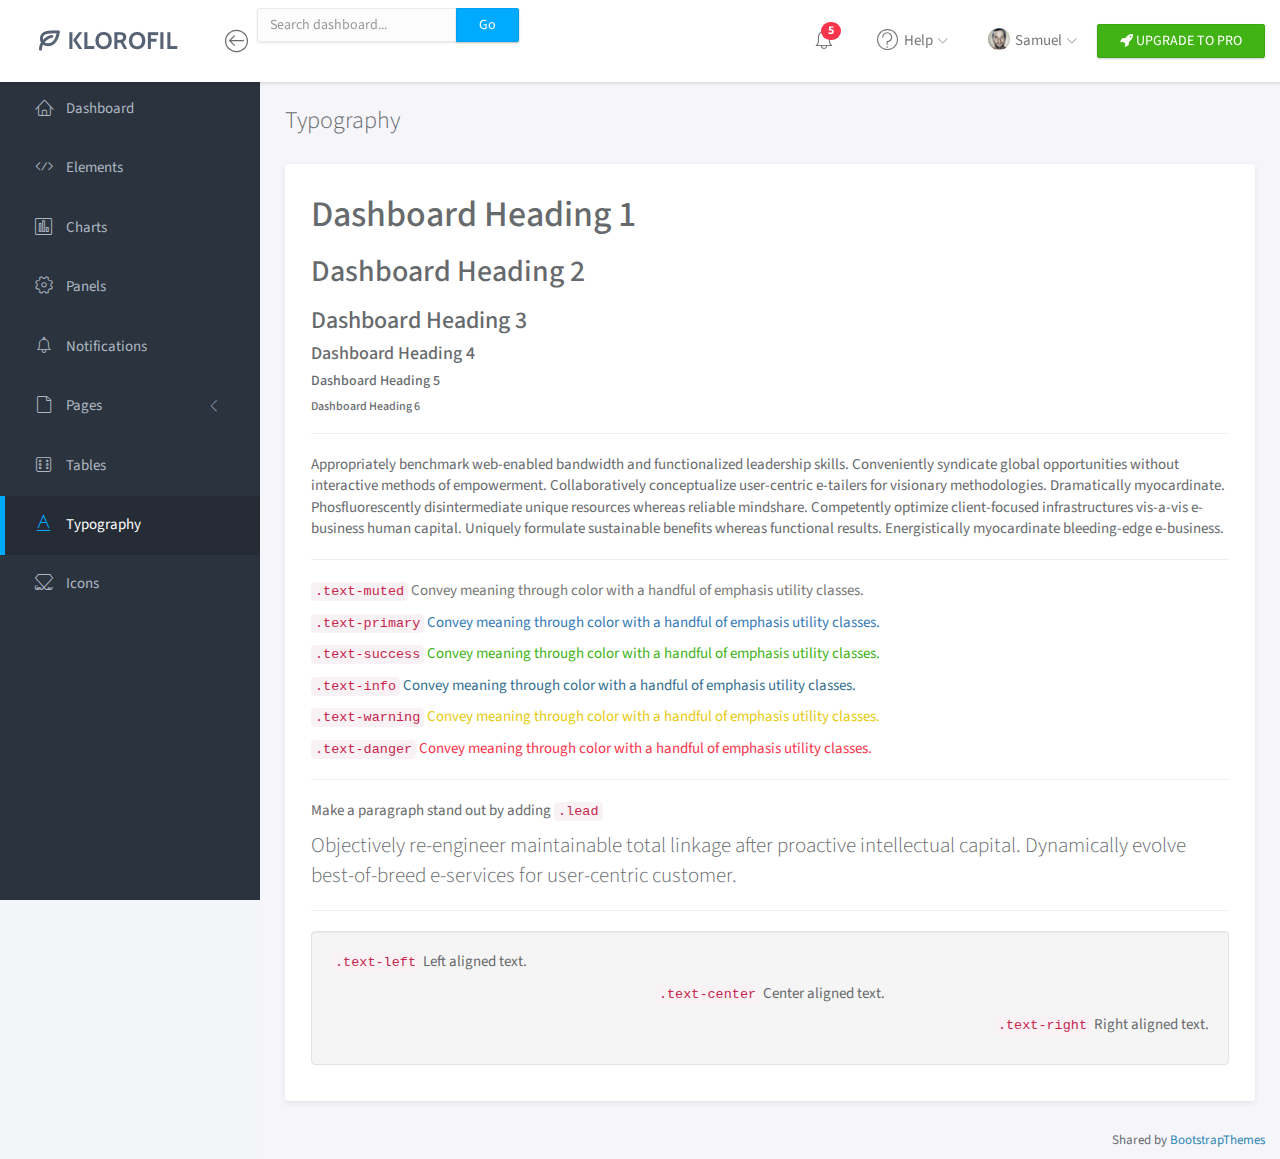
<file: templates/typography.html>
<!doctype html>
<html lang="en">

<head>
	<title>Typography | Klorofil - Free Bootstrap Dashboard Template</title>
	<meta charset="utf-8">
	<meta http-equiv="X-UA-Compatible" content="IE=edge,chrome=1">
	<meta name="viewport" content="width=device-width, initial-scale=1.0, maximum-scale=1.0, user-scalable=0">
	<!-- VENDOR CSS -->
	<link rel="stylesheet" href="assets/vendor/bootstrap/css/bootstrap.min.css">
	<link rel="stylesheet" href="assets/vendor/font-awesome/css/font-awesome.min.css">
	<link rel="stylesheet" href="assets/vendor/linearicons/style.css">
	<!-- MAIN CSS -->
	<link rel="stylesheet" href="assets/css/main.css">
	<!-- FOR DEMO PURPOSES ONLY. You should remove this in your project -->
	<link rel="stylesheet" href="assets/css/demo.css">
	<!-- GOOGLE FONTS -->
	<link href="https://fonts.googleapis.com/css?family=Source+Sans+Pro:300,400,600,700" rel="stylesheet">
	<!-- ICONS -->
	<link rel="apple-touch-icon" sizes="76x76" href="assets/img/apple-icon.png">
	<link rel="icon" type="image/png" sizes="96x96" href="assets/img/favicon.png">
</head>

<body>
	<!-- WRAPPER -->
	<div id="wrapper">
		<!-- NAVBAR -->
		<nav class="navbar navbar-default navbar-fixed-top">
			<div class="brand">
				<a href="index.html"><img src="assets/img/logo-dark.png" alt="Klorofil Logo" class="img-responsive logo"></a>
			</div>
			<div class="container-fluid">
				<div class="navbar-btn">
					<button type="button" class="btn-toggle-fullwidth"><i class="lnr lnr-arrow-left-circle"></i></button>
				</div>
				<form class="navbar-form navbar-left">
					<div class="input-group">
						<input type="text" value="" class="form-control" placeholder="Search dashboard...">
						<span class="input-group-btn"><button type="button" class="btn btn-primary">Go</button></span>
					</div>
				</form>
				<div class="navbar-btn navbar-btn-right">
					<a class="btn btn-success update-pro" href="https://www.themeineed.com/downloads/klorofil-pro-bootstrap-admin-dashboard-template/?utm_source=klorofil&utm_medium=template&utm_campaign=KlorofilPro" title="Upgrade to Pro" target="_blank"><i class="fa fa-rocket"></i> <span>UPGRADE TO PRO</span></a>
				</div>
				<div id="navbar-menu">
					<ul class="nav navbar-nav navbar-right">
						<li class="dropdown">
							<a href="#" class="dropdown-toggle icon-menu" data-toggle="dropdown">
								<i class="lnr lnr-alarm"></i>
								<span class="badge bg-danger">5</span>
							</a>
							<ul class="dropdown-menu notifications">
								<li><a href="#" class="notification-item"><span class="dot bg-warning"></span>System space is almost full</a></li>
								<li><a href="#" class="notification-item"><span class="dot bg-danger"></span>You have 9 unfinished tasks</a></li>
								<li><a href="#" class="notification-item"><span class="dot bg-success"></span>Monthly report is available</a></li>
								<li><a href="#" class="notification-item"><span class="dot bg-warning"></span>Weekly meeting in 1 hour</a></li>
								<li><a href="#" class="notification-item"><span class="dot bg-success"></span>Your request has been approved</a></li>
								<li><a href="#" class="more">See all notifications</a></li>
							</ul>
						</li>
						<li class="dropdown">
							<a href="#" class="dropdown-toggle" data-toggle="dropdown"><i class="lnr lnr-question-circle"></i> <span>Help</span> <i class="icon-submenu lnr lnr-chevron-down"></i></a>
							<ul class="dropdown-menu">
								<li><a href="#">Basic Use</a></li>
								<li><a href="#">Working With Data</a></li>
								<li><a href="#">Security</a></li>
								<li><a href="#">Troubleshooting</a></li>
							</ul>
						</li>
						<li class="dropdown">
							<a href="#" class="dropdown-toggle" data-toggle="dropdown"><img src="assets/img/user.png" class="img-circle" alt="Avatar"> <span>Samuel</span> <i class="icon-submenu lnr lnr-chevron-down"></i></a>
							<ul class="dropdown-menu">
								<li><a href="#"><i class="lnr lnr-user"></i> <span>My Profile</span></a></li>
								<li><a href="#"><i class="lnr lnr-envelope"></i> <span>Message</span></a></li>
								<li><a href="#"><i class="lnr lnr-cog"></i> <span>Settings</span></a></li>
								<li><a href="#"><i class="lnr lnr-exit"></i> <span>Logout</span></a></li>
							</ul>
						</li>
						<!-- <li>
							<a class="update-pro" href="https://www.themeineed.com/downloads/klorofil-pro-bootstrap-admin-dashboard-template/?utm_source=klorofil&utm_medium=template&utm_campaign=KlorofilPro" title="Upgrade to Pro" target="_blank"><i class="fa fa-rocket"></i> <span>UPGRADE TO PRO</span></a>
						</li> -->
					</ul>
				</div>
			</div>
		</nav>
		<!-- END NAVBAR -->
		<!-- LEFT SIDEBAR -->
		<div id="sidebar-nav" class="sidebar">
			<div class="sidebar-scroll">
				<nav>
					<ul class="nav">
						<li><a href="index.html" class=""><i class="lnr lnr-home"></i> <span>Dashboard</span></a></li>
						<li><a href="elements.html" class=""><i class="lnr lnr-code"></i> <span>Elements</span></a></li>
						<li><a href="charts.html" class=""><i class="lnr lnr-chart-bars"></i> <span>Charts</span></a></li>
						<li><a href="panels.html" class=""><i class="lnr lnr-cog"></i> <span>Panels</span></a></li>
						<li><a href="notifications.html" class=""><i class="lnr lnr-alarm"></i> <span>Notifications</span></a></li>
						<li>
							<a href="#subPages" data-toggle="collapse" class="collapsed"><i class="lnr lnr-file-empty"></i> <span>Pages</span> <i class="icon-submenu lnr lnr-chevron-left"></i></a>
							<div id="subPages" class="collapse ">
								<ul class="nav">
									<li><a href="page-profile.html" class="">Profile</a></li>
									<li><a href="page-login.html" class="">Login</a></li>
									<li><a href="page-lockscreen.html" class="">Lockscreen</a></li>
								</ul>
							</div>
						</li>
						<li><a href="tables.html" class=""><i class="lnr lnr-dice"></i> <span>Tables</span></a></li>
						<li><a href="typography.html" class="active"><i class="lnr lnr-text-format"></i> <span>Typography</span></a></li>
						<li><a href="icons.html" class=""><i class="lnr lnr-linearicons"></i> <span>Icons</span></a></li>
					</ul>
				</nav>
			</div>
		</div>
		<!-- END LEFT SIDEBAR -->
		<!-- MAIN -->
		<div class="main">
			<!-- MAIN CONTENT -->
			<div class="main-content">
				<div class="container-fluid">
					<h3 class="page-title">Typography</h3>
					<div class="panel panel-headline">
						<div class="panel-body">
							<h1>Dashboard Heading 1</h1>
							<h2>Dashboard Heading 2</h2>
							<h3>Dashboard Heading 3</h3>
							<h4>Dashboard Heading 4</h4>
							<h5>Dashboard Heading 5</h5>
							<h6>Dashboard Heading 6</h6>
							<hr>
							<p>Appropriately benchmark web-enabled bandwidth and functionalized leadership skills. Conveniently syndicate global opportunities without interactive methods of empowerment. Collaboratively conceptualize user-centric e-tailers for visionary methodologies. Dramatically myocardinate. Phosfluorescently disintermediate unique resources whereas reliable mindshare. Competently optimize client-focused infrastructures vis-a-vis e-business human capital. Uniquely formulate sustainable benefits whereas functional results. Energistically myocardinate bleeding-edge e-business.</p>
							<hr>
							<p class="text-muted"><code>.text-muted</code> Convey meaning through color with a handful of emphasis utility classes.</p>
							<p class="text-primary"><code>.text-primary</code> Convey meaning through color with a handful of emphasis utility classes.</p>
							<p class="text-success"><code>.text-success</code> Convey meaning through color with a handful of emphasis utility classes.</p>
							<p class="text-info"><code>.text-info</code> Convey meaning through color with a handful of emphasis utility classes.</p>
							<p class="text-warning"><code>.text-warning</code> Convey meaning through color with a handful of emphasis utility classes.</p>
							<p class="text-danger"><code>.text-danger</code> Convey meaning through color with a handful of emphasis utility classes.</p>
							<hr>
							<p>Make a paragraph stand out by adding <code>.lead</code></p>
							<p class="lead">Objectively re-engineer maintainable total linkage after proactive intellectual capital. Dynamically evolve best-of-breed e-services for user-centric customer.</p>
							<hr>
							<div class="well">
								<p class="text-left"><code>.text-left</code> Left aligned text.</p>
								<p class="text-center"><code>.text-center</code> Center aligned text.</p>
								<p class="text-right"><code>.text-right</code> Right aligned text.</p>
							</div>
						</div>
					</div>
				</div>
			</div>
			<!-- END MAIN CONTENT -->
		</div>
		<!-- END MAIN -->
		<div class="clearfix"></div>
		<footer>
			<div class="container-fluid">
				<p class="copyright">Shared by <i class="fa fa-love"></i><a href="https://bootstrapthemes.co">BootstrapThemes</a>
</p>
			</div>
		</footer>
	</div>
	<!-- END WRAPPER -->
	<!-- Javascript -->
	<script src="assets/vendor/jquery/jquery.min.js"></script>
	<script src="assets/vendor/bootstrap/js/bootstrap.min.js"></script>
	<script src="assets/vendor/jquery-slimscroll/jquery.slimscroll.min.js"></script>
	<script src="assets/scripts/klorofil-common.js"></script>
</body>

</html>
</file>
<file: templates/assets/vendor/linearicons/style.css>
@font-face {
	font-family: 'Linearicons-Free';
	src:url('fonts/Linearicons-Free.eot?w118d');
	src:url('fonts/Linearicons-Free.eot?#iefixw118d') format('embedded-opentype'),
		url('fonts/Linearicons-Free.woff2?w118d') format('woff2'),
		url('fonts/Linearicons-Free.woff?w118d') format('woff'),
		url('fonts/Linearicons-Free.ttf?w118d') format('truetype'),
		url('fonts/Linearicons-Free.svg?w118d#Linearicons-Free') format('svg');
	font-weight: normal;
	font-style: normal;
}

.lnr {
	font-family: 'Linearicons-Free';
	speak: none;
	font-style: normal;
	font-weight: normal;
	font-variant: normal;
	text-transform: none;
	line-height: 1;

	/* Better Font Rendering =========== */
	-webkit-font-smoothing: antialiased;
	-moz-osx-font-smoothing: grayscale;
}

.lnr-home:before {
	content: "\e800";
}
.lnr-apartment:before {
	content: "\e801";
}
.lnr-pencil:before {
	content: "\e802";
}
.lnr-magic-wand:before {
	content: "\e803";
}
.lnr-drop:before {
	content: "\e804";
}
.lnr-lighter:before {
	content: "\e805";
}
.lnr-poop:before {
	content: "\e806";
}
.lnr-sun:before {
	content: "\e807";
}
.lnr-moon:before {
	content: "\e808";
}
.lnr-cloud:before {
	content: "\e809";
}
.lnr-cloud-upload:before {
	content: "\e80a";
}
.lnr-cloud-download:before {
	content: "\e80b";
}
.lnr-cloud-sync:before {
	content: "\e80c";
}
.lnr-cloud-check:before {
	content: "\e80d";
}
.lnr-database:before {
	content: "\e80e";
}
.lnr-lock:before {
	content: "\e80f";
}
.lnr-cog:before {
	content: "\e810";
}
.lnr-trash:before {
	content: "\e811";
}
.lnr-dice:before {
	content: "\e812";
}
.lnr-heart:before {
	content: "\e813";
}
.lnr-star:before {
	content: "\e814";
}
.lnr-star-half:before {
	content: "\e815";
}
.lnr-star-empty:before {
	content: "\e816";
}
.lnr-flag:before {
	content: "\e817";
}
.lnr-envelope:before {
	content: "\e818";
}
.lnr-paperclip:before {
	content: "\e819";
}
.lnr-inbox:before {
	content: "\e81a";
}
.lnr-eye:before {
	content: "\e81b";
}
.lnr-printer:before {
	content: "\e81c";
}
.lnr-file-empty:before {
	content: "\e81d";
}
.lnr-file-add:before {
	content: "\e81e";
}
.lnr-enter:before {
	content: "\e81f";
}
.lnr-exit:before {
	content: "\e820";
}
.lnr-graduation-hat:before {
	content: "\e821";
}
.lnr-license:before {
	content: "\e822";
}
.lnr-music-note:before {
	content: "\e823";
}
.lnr-film-play:before {
	content: "\e824";
}
.lnr-camera-video:before {
	content: "\e825";
}
.lnr-camera:before {
	content: "\e826";
}
.lnr-picture:before {
	content: "\e827";
}
.lnr-book:before {
	content: "\e828";
}
.lnr-bookmark:before {
	content: "\e829";
}
.lnr-user:before {
	content: "\e82a";
}
.lnr-users:before {
	content: "\e82b";
}
.lnr-shirt:before {
	content: "\e82c";
}
.lnr-store:before {
	content: "\e82d";
}
.lnr-cart:before {
	content: "\e82e";
}
.lnr-tag:before {
	content: "\e82f";
}
.lnr-phone-handset:before {
	content: "\e830";
}
.lnr-phone:before {
	content: "\e831";
}
.lnr-pushpin:before {
	content: "\e832";
}
.lnr-map-marker:before {
	content: "\e833";
}
.lnr-map:before {
	content: "\e834";
}
.lnr-location:before {
	content: "\e835";
}
.lnr-calendar-full:before {
	content: "\e836";
}
.lnr-keyboard:before {
	content: "\e837";
}
.lnr-spell-check:before {
	content: "\e838";
}
.lnr-screen:before {
	content: "\e839";
}
.lnr-smartphone:before {
	content: "\e83a";
}
.lnr-tablet:before {
	content: "\e83b";
}
.lnr-laptop:before {
	content: "\e83c";
}
.lnr-laptop-phone:before {
	content: "\e83d";
}
.lnr-power-switch:before {
	content: "\e83e";
}
.lnr-bubble:before {
	content: "\e83f";
}
.lnr-heart-pulse:before {
	content: "\e840";
}
.lnr-construction:before {
	content: "\e841";
}
.lnr-pie-chart:before {
	content: "\e842";
}
.lnr-chart-bars:before {
	content: "\e843";
}
.lnr-gift:before {
	content: "\e844";
}
.lnr-diamond:before {
	content: "\e845";
}
.lnr-linearicons:before {
	content: "\e846";
}
.lnr-dinner:before {
	content: "\e847";
}
.lnr-coffee-cup:before {
	content: "\e848";
}
.lnr-leaf:before {
	content: "\e849";
}
.lnr-paw:before {
	content: "\e84a";
}
.lnr-rocket:before {
	content: "\e84b";
}
.lnr-briefcase:before {
	content: "\e84c";
}
.lnr-bus:before {
	content: "\e84d";
}
.lnr-car:before {
	content: "\e84e";
}
.lnr-train:before {
	content: "\e84f";
}
.lnr-bicycle:before {
	content: "\e850";
}
.lnr-wheelchair:before {
	content: "\e851";
}
.lnr-select:before {
	content: "\e852";
}
.lnr-earth:before {
	content: "\e853";
}
.lnr-smile:before {
	content: "\e854";
}
.lnr-sad:before {
	content: "\e855";
}
.lnr-neutral:before {
	content: "\e856";
}
.lnr-mustache:before {
	content: "\e857";
}
.lnr-alarm:before {
	content: "\e858";
}
.lnr-bullhorn:before {
	content: "\e859";
}
.lnr-volume-high:before {
	content: "\e85a";
}
.lnr-volume-medium:before {
	content: "\e85b";
}
.lnr-volume-low:before {
	content: "\e85c";
}
.lnr-volume:before {
	content: "\e85d";
}
.lnr-mic:before {
	content: "\e85e";
}
.lnr-hourglass:before {
	content: "\e85f";
}
.lnr-undo:before {
	content: "\e860";
}
.lnr-redo:before {
	content: "\e861";
}
.lnr-sync:before {
	content: "\e862";
}
.lnr-history:before {
	content: "\e863";
}
.lnr-clock:before {
	content: "\e864";
}
.lnr-download:before {
	content: "\e865";
}
.lnr-upload:before {
	content: "\e866";
}
.lnr-enter-down:before {
	content: "\e867";
}
.lnr-exit-up:before {
	content: "\e868";
}
.lnr-bug:before {
	content: "\e869";
}
.lnr-code:before {
	content: "\e86a";
}
.lnr-link:before {
	content: "\e86b";
}
.lnr-unlink:before {
	content: "\e86c";
}
.lnr-thumbs-up:before {
	content: "\e86d";
}
.lnr-thumbs-down:before {
	content: "\e86e";
}
.lnr-magnifier:before {
	content: "\e86f";
}
.lnr-cross:before {
	content: "\e870";
}
.lnr-menu:before {
	content: "\e871";
}
.lnr-list:before {
	content: "\e872";
}
.lnr-chevron-up:before {
	content: "\e873";
}
.lnr-chevron-down:before {
	content: "\e874";
}
.lnr-chevron-left:before {
	content: "\e875";
}
.lnr-chevron-right:before {
	content: "\e876";
}
.lnr-arrow-up:before {
	content: "\e877";
}
.lnr-arrow-down:before {
	content: "\e878";
}
.lnr-arrow-left:before {
	content: "\e879";
}
.lnr-arrow-right:before {
	content: "\e87a";
}
.lnr-move:before {
	content: "\e87b";
}
.lnr-warning:before {
	content: "\e87c";
}
.lnr-question-circle:before {
	content: "\e87d";
}
.lnr-menu-circle:before {
	content: "\e87e";
}
.lnr-checkmark-circle:before {
	content: "\e87f";
}
.lnr-cross-circle:before {
	content: "\e880";
}
.lnr-plus-circle:before {
	content: "\e881";
}
.lnr-circle-minus:before {
	content: "\e882";
}
.lnr-arrow-up-circle:before {
	content: "\e883";
}
.lnr-arrow-down-circle:before {
	content: "\e884";
}
.lnr-arrow-left-circle:before {
	content: "\e885";
}
.lnr-arrow-right-circle:before {
	content: "\e886";
}
.lnr-chevron-up-circle:before {
	content: "\e887";
}
.lnr-chevron-down-circle:before {
	content: "\e888";
}
.lnr-chevron-left-circle:before {
	content: "\e889";
}
.lnr-chevron-right-circle:before {
	content: "\e88a";
}
.lnr-crop:before {
	content: "\e88b";
}
.lnr-frame-expand:before {
	content: "\e88c";
}
.lnr-frame-contract:before {
	content: "\e88d";
}
.lnr-layers:before {
	content: "\e88e";
}
.lnr-funnel:before {
	content: "\e88f";
}
.lnr-text-format:before {
	content: "\e890";
}
.lnr-text-format-remove:before {
	content: "\e891";
}
.lnr-text-size:before {
	content: "\e892";
}
.lnr-bold:before {
	content: "\e893";
}
.lnr-italic:before {
	content: "\e894";
}
.lnr-underline:before {
	content: "\e895";
}
.lnr-strikethrough:before {
	content: "\e896";
}
.lnr-highlight:before {
	content: "\e897";
}
.lnr-text-align-left:before {
	content: "\e898";
}
.lnr-text-align-center:before {
	content: "\e899";
}
.lnr-text-align-right:before {
	content: "\e89a";
}
.lnr-text-align-justify:before {
	content: "\e89b";
}
.lnr-line-spacing:before {
	content: "\e89c";
}
.lnr-indent-increase:before {
	content: "\e89d";
}
.lnr-indent-decrease:before {
	content: "\e89e";
}
.lnr-pilcrow:before {
	content: "\e89f";
}
.lnr-direction-ltr:before {
	content: "\e8a0";
}
.lnr-direction-rtl:before {
	content: "\e8a1";
}
.lnr-page-break:before {
	content: "\e8a2";
}
.lnr-sort-alpha-asc:before {
	content: "\e8a3";
}
.lnr-sort-amount-asc:before {
	content: "\e8a4";
}
.lnr-hand:before {
	content: "\e8a5";
}
.lnr-pointer-up:before {
	content: "\e8a6";
}
.lnr-pointer-right:before {
	content: "\e8a7";
}
.lnr-pointer-down:before {
	content: "\e8a8";
}
.lnr-pointer-left:before {
	content: "\e8a9";
}
</file>
<file: templates/assets/vendor/chartist/css/chartist-custom.css>
.ct-label {
  fill: #676a6d;
  color: #676a6d;
  font-size: 1.2rem;
  line-height: 1; }

.ct-chart-line .ct-label,
.ct-chart-bar .ct-label {
  display: block;
  display: -webkit-box;
  display: -moz-box;
  display: -ms-flexbox;
  display: -webkit-flex;
  display: flex; }

.ct-chart-pie .ct-label,
.ct-chart-donut .ct-label {
  dominant-baseline: central; }

.ct-label.ct-horizontal.ct-start {
  -webkit-box-align: flex-end;
  -webkit-align-items: flex-end;
  -ms-flex-align: flex-end;
  align-items: flex-end;
  -webkit-box-pack: flex-start;
  -webkit-justify-content: flex-start;
  -ms-flex-pack: flex-start;
  justify-content: flex-start;
  text-align: left;
  text-anchor: start; }

.ct-label.ct-horizontal.ct-end {
  -webkit-box-align: flex-start;
  -webkit-align-items: flex-start;
  -ms-flex-align: flex-start;
  align-items: flex-start;
  -webkit-box-pack: flex-start;
  -webkit-justify-content: flex-start;
  -ms-flex-pack: flex-start;
  justify-content: flex-start;
  text-align: left;
  text-anchor: start; }

.ct-label.ct-vertical.ct-start {
  -webkit-box-align: flex-end;
  -webkit-align-items: flex-end;
  -ms-flex-align: flex-end;
  align-items: flex-end;
  -webkit-box-pack: flex-end;
  -webkit-justify-content: flex-end;
  -ms-flex-pack: flex-end;
  justify-content: flex-end;
  text-align: right;
  text-anchor: end; }

.ct-label.ct-vertical.ct-end {
  -webkit-box-align: flex-end;
  -webkit-align-items: flex-end;
  -ms-flex-align: flex-end;
  align-items: flex-end;
  -webkit-box-pack: flex-start;
  -webkit-justify-content: flex-start;
  -ms-flex-pack: flex-start;
  justify-content: flex-start;
  text-align: left;
  text-anchor: start; }

.ct-chart-bar .ct-label.ct-horizontal.ct-start {
  -webkit-box-align: flex-end;
  -webkit-align-items: flex-end;
  -ms-flex-align: flex-end;
  align-items: flex-end;
  -webkit-box-pack: center;
  -webkit-justify-content: center;
  -ms-flex-pack: center;
  justify-content: center;
  text-align: center;
  text-anchor: start; }

.ct-chart-bar .ct-label.ct-horizontal.ct-end {
  -webkit-box-align: flex-start;
  -webkit-align-items: flex-start;
  -ms-flex-align: flex-start;
  align-items: flex-start;
  -webkit-box-pack: center;
  -webkit-justify-content: center;
  -ms-flex-pack: center;
  justify-content: center;
  text-align: center;
  text-anchor: start; }

.ct-chart-bar.ct-horizontal-bars .ct-label.ct-horizontal.ct-start {
  -webkit-box-align: flex-end;
  -webkit-align-items: flex-end;
  -ms-flex-align: flex-end;
  align-items: flex-end;
  -webkit-box-pack: flex-start;
  -webkit-justify-content: flex-start;
  -ms-flex-pack: flex-start;
  justify-content: flex-start;
  text-align: left;
  text-anchor: start; }

.ct-chart-bar.ct-horizontal-bars .ct-label.ct-horizontal.ct-end {
  -webkit-box-align: flex-start;
  -webkit-align-items: flex-start;
  -ms-flex-align: flex-start;
  align-items: flex-start;
  -webkit-box-pack: flex-start;
  -webkit-justify-content: flex-start;
  -ms-flex-pack: flex-start;
  justify-content: flex-start;
  text-align: left;
  text-anchor: start; }

.ct-chart-bar.ct-horizontal-bars .ct-label.ct-vertical.ct-start {
  -webkit-box-align: center;
  -webkit-align-items: center;
  -ms-flex-align: center;
  align-items: center;
  -webkit-box-pack: flex-end;
  -webkit-justify-content: flex-end;
  -ms-flex-pack: flex-end;
  justify-content: flex-end;
  text-align: right;
  text-anchor: end; }

.ct-chart-bar.ct-horizontal-bars .ct-label.ct-vertical.ct-end {
  -webkit-box-align: center;
  -webkit-align-items: center;
  -ms-flex-align: center;
  align-items: center;
  -webkit-box-pack: flex-start;
  -webkit-justify-content: flex-start;
  -ms-flex-pack: flex-start;
  justify-content: flex-start;
  text-align: left;
  text-anchor: end; }

.ct-grid {
  stroke: rgba(0, 0, 0, 0.2);
  stroke-width: 1px;
  stroke-dasharray: 2px; }

.ct-grid-background {
  fill: none; }

.ct-point {
  stroke-width: 8px;
  stroke-linecap: round; }

.ct-line {
  fill: none;
  stroke-width: 3px; }

.ct-area {
  stroke: none;
  fill-opacity: 0.3; }

.ct-bar {
  fill: none;
  stroke-width: 10px; }

.ct-slice-donut {
  fill: none;
  stroke-width: 60px; }

.ct-series-a .ct-point, .ct-series-a .ct-line, .ct-series-a .ct-bar, .ct-series-a .ct-slice-donut {
  stroke: #028fd0; }

.ct-series-a .ct-slice-pie, .ct-series-a .ct-area {
  fill: #028fd0; }

.ct-series-b .ct-point, .ct-series-b .ct-line, .ct-series-b .ct-bar, .ct-series-b .ct-slice-donut {
  stroke: #83c6ea; }

.ct-series-b .ct-slice-pie, .ct-series-b .ct-area {
  fill: #83c6ea; }

.ct-series-c .ct-point, .ct-series-c .ct-line, .ct-series-c .ct-bar, .ct-series-c .ct-slice-donut {
  stroke: #f4c63d; }

.ct-series-c .ct-slice-pie, .ct-series-c .ct-area {
  fill: #f4c63d; }

.ct-series-d .ct-point, .ct-series-d .ct-line, .ct-series-d .ct-bar, .ct-series-d .ct-slice-donut {
  stroke: #d17905; }

.ct-series-d .ct-slice-pie, .ct-series-d .ct-area {
  fill: #d17905; }

.ct-series-e .ct-point, .ct-series-e .ct-line, .ct-series-e .ct-bar, .ct-series-e .ct-slice-donut {
  stroke: #453d3f; }

.ct-series-e .ct-slice-pie, .ct-series-e .ct-area {
  fill: #453d3f; }

.ct-series-f .ct-point, .ct-series-f .ct-line, .ct-series-f .ct-bar, .ct-series-f .ct-slice-donut {
  stroke: #59922b; }

.ct-series-f .ct-slice-pie, .ct-series-f .ct-area {
  fill: #59922b; }

.ct-series-g .ct-point, .ct-series-g .ct-line, .ct-series-g .ct-bar, .ct-series-g .ct-slice-donut {
  stroke: #0544d3; }

.ct-series-g .ct-slice-pie, .ct-series-g .ct-area {
  fill: #0544d3; }

.ct-series-h .ct-point, .ct-series-h .ct-line, .ct-series-h .ct-bar, .ct-series-h .ct-slice-donut {
  stroke: #6b0392; }

.ct-series-h .ct-slice-pie, .ct-series-h .ct-area {
  fill: #6b0392; }

.ct-series-i .ct-point, .ct-series-i .ct-line, .ct-series-i .ct-bar, .ct-series-i .ct-slice-donut {
  stroke: #f05b4f; }

.ct-series-i .ct-slice-pie, .ct-series-i .ct-area {
  fill: #f05b4f; }

.ct-series-j .ct-point, .ct-series-j .ct-line, .ct-series-j .ct-bar, .ct-series-j .ct-slice-donut {
  stroke: #dda458; }

.ct-series-j .ct-slice-pie, .ct-series-j .ct-area {
  fill: #dda458; }

.ct-series-k .ct-point, .ct-series-k .ct-line, .ct-series-k .ct-bar, .ct-series-k .ct-slice-donut {
  stroke: #eacf7d; }

.ct-series-k .ct-slice-pie, .ct-series-k .ct-area {
  fill: #eacf7d; }

.ct-series-l .ct-point, .ct-series-l .ct-line, .ct-series-l .ct-bar, .ct-series-l .ct-slice-donut {
  stroke: #86797d; }

.ct-series-l .ct-slice-pie, .ct-series-l .ct-area {
  fill: #86797d; }

.ct-series-m .ct-point, .ct-series-m .ct-line, .ct-series-m .ct-bar, .ct-series-m .ct-slice-donut {
  stroke: #b2c326; }

.ct-series-m .ct-slice-pie, .ct-series-m .ct-area {
  fill: #b2c326; }

.ct-series-n .ct-point, .ct-series-n .ct-line, .ct-series-n .ct-bar, .ct-series-n .ct-slice-donut {
  stroke: #6188e2; }

.ct-series-n .ct-slice-pie, .ct-series-n .ct-area {
  fill: #6188e2; }

.ct-series-o .ct-point, .ct-series-o .ct-line, .ct-series-o .ct-bar, .ct-series-o .ct-slice-donut {
  stroke: #a748ca; }

.ct-series-o .ct-slice-pie, .ct-series-o .ct-area {
  fill: #a748ca; }

.ct-square {
  display: block;
  position: relative;
  width: 100%; }
  .ct-square:before {
    display: block;
    float: left;
    content: "";
    width: 0;
    height: 0;
    padding-bottom: 100%; }
  .ct-square:after {
    content: "";
    display: table;
    clear: both; }
  .ct-square > svg {
    display: block;
    position: absolute;
    top: 0;
    left: 0; }

.ct-minor-second {
  display: block;
  position: relative;
  width: 100%; }
  .ct-minor-second:before {
    display: block;
    float: left;
    content: "";
    width: 0;
    height: 0;
    padding-bottom: 93.75%; }
  .ct-minor-second:after {
    content: "";
    display: table;
    clear: both; }
  .ct-minor-second > svg {
    display: block;
    position: absolute;
    top: 0;
    left: 0; }

.ct-major-second {
  display: block;
  position: relative;
  width: 100%; }
  .ct-major-second:before {
    display: block;
    float: left;
    content: "";
    width: 0;
    height: 0;
    padding-bottom: 88.8888888889%; }
  .ct-major-second:after {
    content: "";
    display: table;
    clear: both; }
  .ct-major-second > svg {
    display: block;
    position: absolute;
    top: 0;
    left: 0; }

.ct-minor-third {
  display: block;
  position: relative;
  width: 100%; }
  .ct-minor-third:before {
    display: block;
    float: left;
    content: "";
    width: 0;
    height: 0;
    padding-bottom: 83.3333333333%; }
  .ct-minor-third:after {
    content: "";
    display: table;
    clear: both; }
  .ct-minor-third > svg {
    display: block;
    position: absolute;
    top: 0;
    left: 0; }

.ct-major-third {
  display: block;
  position: relative;
  width: 100%; }
  .ct-major-third:before {
    display: block;
    float: left;
    content: "";
    width: 0;
    height: 0;
    padding-bottom: 80%; }
  .ct-major-third:after {
    content: "";
    display: table;
    clear: both; }
  .ct-major-third > svg {
    display: block;
    position: absolute;
    top: 0;
    left: 0; }

.ct-perfect-fourth {
  display: block;
  position: relative;
  width: 100%; }
  .ct-perfect-fourth:before {
    display: block;
    float: left;
    content: "";
    width: 0;
    height: 0;
    padding-bottom: 75%; }
  .ct-perfect-fourth:after {
    content: "";
    display: table;
    clear: both; }
  .ct-perfect-fourth > svg {
    display: block;
    position: absolute;
    top: 0;
    left: 0; }

.ct-perfect-fifth {
  display: block;
  position: relative;
  width: 100%; }
  .ct-perfect-fifth:before {
    display: block;
    float: left;
    content: "";
    width: 0;
    height: 0;
    padding-bottom: 66.6666666667%; }
  .ct-perfect-fifth:after {
    content: "";
    display: table;
    clear: both; }
  .ct-perfect-fifth > svg {
    display: block;
    position: absolute;
    top: 0;
    left: 0; }

.ct-minor-sixth {
  display: block;
  position: relative;
  width: 100%; }
  .ct-minor-sixth:before {
    display: block;
    float: left;
    content: "";
    width: 0;
    height: 0;
    padding-bottom: 62.5%; }
  .ct-minor-sixth:after {
    content: "";
    display: table;
    clear: both; }
  .ct-minor-sixth > svg {
    display: block;
    position: absolute;
    top: 0;
    left: 0; }

.ct-golden-section {
  display: block;
  position: relative;
  width: 100%; }
  .ct-golden-section:before {
    display: block;
    float: left;
    content: "";
    width: 0;
    height: 0;
    padding-bottom: 61.804697157%; }
  .ct-golden-section:after {
    content: "";
    display: table;
    clear: both; }
  .ct-golden-section > svg {
    display: block;
    position: absolute;
    top: 0;
    left: 0; }

.ct-major-sixth {
  display: block;
  position: relative;
  width: 100%; }
  .ct-major-sixth:before {
    display: block;
    float: left;
    content: "";
    width: 0;
    height: 0;
    padding-bottom: 60%; }
  .ct-major-sixth:after {
    content: "";
    display: table;
    clear: both; }
  .ct-major-sixth > svg {
    display: block;
    position: absolute;
    top: 0;
    left: 0; }

.ct-minor-seventh {
  display: block;
  position: relative;
  width: 100%; }
  .ct-minor-seventh:before {
    display: block;
    float: left;
    content: "";
    width: 0;
    height: 0;
    padding-bottom: 56.25%; }
  .ct-minor-seventh:after {
    content: "";
    display: table;
    clear: both; }
  .ct-minor-seventh > svg {
    display: block;
    position: absolute;
    top: 0;
    left: 0; }

.ct-major-seventh {
  display: block;
  position: relative;
  width: 100%; }
  .ct-major-seventh:before {
    display: block;
    float: left;
    content: "";
    width: 0;
    height: 0;
    padding-bottom: 53.3333333333%; }
  .ct-major-seventh:after {
    content: "";
    display: table;
    clear: both; }
  .ct-major-seventh > svg {
    display: block;
    position: absolute;
    top: 0;
    left: 0; }

.ct-octave {
  display: block;
  position: relative;
  width: 100%; }
  .ct-octave:before {
    display: block;
    float: left;
    content: "";
    width: 0;
    height: 0;
    padding-bottom: 50%; }
  .ct-octave:after {
    content: "";
    display: table;
    clear: both; }
  .ct-octave > svg {
    display: block;
    position: absolute;
    top: 0;
    left: 0; }

.ct-major-tenth {
  display: block;
  position: relative;
  width: 100%; }
  .ct-major-tenth:before {
    display: block;
    float: left;
    content: "";
    width: 0;
    height: 0;
    padding-bottom: 40%; }
  .ct-major-tenth:after {
    content: "";
    display: table;
    clear: both; }
  .ct-major-tenth > svg {
    display: block;
    position: absolute;
    top: 0;
    left: 0; }

.ct-major-eleventh {
  display: block;
  position: relative;
  width: 100%; }
  .ct-major-eleventh:before {
    display: block;
    float: left;
    content: "";
    width: 0;
    height: 0;
    padding-bottom: 37.5%; }
  .ct-major-eleventh:after {
    content: "";
    display: table;
    clear: both; }
  .ct-major-eleventh > svg {
    display: block;
    position: absolute;
    top: 0;
    left: 0; }

.ct-major-twelfth {
  display: block;
  position: relative;
  width: 100%; }
  .ct-major-twelfth:before {
    display: block;
    float: left;
    content: "";
    width: 0;
    height: 0;
    padding-bottom: 33.3333333333%; }
  .ct-major-twelfth:after {
    content: "";
    display: table;
    clear: both; }
  .ct-major-twelfth > svg {
    display: block;
    position: absolute;
    top: 0;
    left: 0; }

.ct-double-octave {
  display: block;
  position: relative;
  width: 100%; }
  .ct-double-octave:before {
    display: block;
    float: left;
    content: "";
    width: 0;
    height: 0;
    padding-bottom: 25%; }
  .ct-double-octave:after {
    content: "";
    display: table;
    clear: both; }
  .ct-double-octave > svg {
    display: block;
    position: absolute;
    top: 0;
    left: 0; }

/*# sourceMappingURL=chartist-custom.css.map */
</file>
<file: templates/assets/css/demo.css>
/* All styles created for demo purposes only, you may not need this for your project */
.demo-button button {
  margin-bottom: 5px; }

.demo-icons li {
  margin-bottom: 50px;
  text-align: center; }

.demo-icons .lnr,
.demo-icons .fa {
  font-size: 28px; }

.demo-icons .cssclass {
  display: block;
  margin-top: 5px;
  margin-left: 5px; }

/*# sourceMappingURL=demo.css.map */
</file>
<file: templates/assets/css/main.css>
/*	
*	############################################################################################
*	
*	KLOROFIL - Free Bootstrap Dashboard Template
*	---------------------------------------------------------------------
*
*	Version: 	2.0
*	Author: 	The Develovers
*	Website: 	https://www.themeineed.com/
*	Copyright: 	Copyright 2016 The Develovers
*	License: 	Creative Common Attribution 4.0 https://creativecommons.org/licenses/by/4.0/
*	
*	############################################################################################
*/
/********************
 * GENERAL STYLES
 ********************/
html {
  position: relative;
  min-height: 100%; }

body {
  background-color: #F3F5F8;
  font-family: "Source Sans Pro", sans-serif;
  font-size: 15px;
  color: #676a6d; }

a {
  color: #3287B2; }
  a:hover, a:focus {
    color: #3b98c8;
    text-decoration: none; }

th {
  font-weight: 600; }

.page-title {
  margin-top: 0;
  margin-bottom: 30px;
  font-weight: 300; }

footer {
  position: absolute;
  bottom: 0;
  right: 0;
  padding-top: 15px;
  padding-bottom: 10px; }

.copyright {
  margin-bottom: 0;
  text-align: right;
  font-size: 13px; }
  @media screen and (max-width: 767px) {
    .copyright {
      text-align: center;
      position: relative !important; } }

/********************
 * LAYOUT
 ********************/
#wrapper .sidebar {
  -webkit-transition: all 0.3s ease-in-out;
  -moz-transition: all 0.3s ease-in-out;
  -ms-transition: all 0.3s ease-in-out;
  -o-transition: all 0.3s ease-in-out;
  transition: all 0.3s ease-in-out;
  width: 260px;
  height: 100%;
  float: left;
  background-color: #2B333E;
  position: fixed;
  left: 0; }

#wrapper .main {
  -webkit-transition: all 0.3s ease-in-out;
  -moz-transition: all 0.3s ease-in-out;
  -ms-transition: all 0.3s ease-in-out;
  -o-transition: all 0.3s ease-in-out;
  transition: all 0.3s ease-in-out;
  width: calc(100% - 260px);
  left: 0;
  position: relative;
  float: right;
  background-color: #f5f5fa; }

#wrapper #sidebar-nav,
#wrapper .main {
  padding-top: 80px; }

@media screen and (max-width: 767px) {
  #wrapper #sidebar-nav,
  #wrapper .main {
    padding-top: 130px; } }

.layout-fullwidth #wrapper .sidebar {
  left: -260px; }

.layout-fullwidth #wrapper .main {
  width: 100%; }

.layout-fullwidth #wrapper .navbar {
  left: 0 !important; }

.layout-fullwidth #wrapper .btn-toggle-fullwidth {
  color: #00AAFF; }

.offcanvas-active #wrapper .sidebar {
  left: 0; }

.offcanvas-active #wrapper .main {
  width: 100%;
  position: relative;
  left: 260px; }

@media screen and (max-width: 1024px) {
  #wrapper .sidebar {
    left: -260px; }
  #wrapper .main {
    width: 100%; }
  #wrapper .navbar {
    left: 0 !important; }
  #wrapper .btn-toggle-fullwidth {
    color: #00AAFF; }
  .btn-toggle-minified {
    display: none; } }

.main-content {
  padding: 28px 10px; }

.navbar + .main-content {
  padding: 105px 0 28px 5px; }
  @media screen and (max-width: 767px) {
    .navbar + .main-content {
      padding-top: 155px; } }

html.fullscreen-bg,
html.fullscreen-bg body,
html.fullscreen-bg #wrapper {
  height: 100%; }

.vertical-align-wrap {
  position: absolute;
  width: 100%;
  height: 100%;
  display: table; }

.vertical-align-middle {
  display: table-cell;
  vertical-align: middle; }

/********************
 * TOP NAVIGATION
 ********************/
.navbar-default {
  -webkit-transition: all 0.3s ease-in-out;
  -moz-transition: all 0.3s ease-in-out;
  -ms-transition: all 0.3s ease-in-out;
  -o-transition: all 0.3s ease-in-out;
  transition: all 0.3s ease-in-out;
  -moz-box-shadow: 1px 2px 3px rgba(0, 0, 0, 0.1);
  -webkit-box-shadow: 1px 2px 3px rgba(0, 0, 0, 0.1);
  box-shadow: 1px 2px 3px rgba(0, 0, 0, 0.1);
  -webkit-border-radius: 0;
  -moz-border-radius: 0;
  border-radius: 0;
  padding: 0;
  margin: 0;
  border: none;
  background-color: #fff; }
  .navbar-default .navbar-nav > .open > a, .navbar-default .navbar-nav > .open > a:hover, .navbar-default .navbar-nav > .open > a:focus {
    background-color: #fafafa; }
  .navbar-default .navbar-toggle, .navbar-default .navbar-toggle:hover, .navbar-default .navbar-toggle:focus {
    background-color: #f8f8f8; }
  .navbar-default .brand {
    float: left;
    padding: 30px 39px;
    background-color: #fff; }
  @media screen and (max-width: 1024px) {
    .navbar-default .brand {
      padding-left: 30px;
      padding-right: 15px; } }
  @media screen and (max-width: 992px) {
    .navbar-default .brand {
      display: none; } }
  @media screen and (max-width: 640px) {
    .navbar-default #navbar-menu {
      float: right; } }

.navbar-btn {
  float: left;
  padding: 16px 0; }
  .navbar-btn button {
    font-size: 24px;
    padding: 4px 8px;
    line-height: .7;
    border: none;
    background: none;
    outline: none; }
  @media screen and (max-width: 640px) {
    .navbar-btn {
      padding-left: 0; } }

.navbar-btn-right {
  float: right; }

.navbar-form {
  padding: 0px;
  border: 0; }
  .navbar-form input[type="text"] {
    min-width: 200px; }
  @media screen and (max-width: 767px) {
    .navbar-form {
      float: left;
      width: 70%;
      margin-left: 5px;
      margin-right: 5px;
      padding-left: 0;
      padding-right: 0; }
      .navbar-form .input-group {
        width: 70%; }
      .navbar-form input[type="text"] {
        min-width: 150px; } }
  @media screen and (max-width: 640px) {
    .navbar-form {
      display: none; } }

.navbar-nav .icon-menu {
  display: inline-block;
  vertical-align: middle;
  *vertical-align: auto;
  *zoom: 1;
  *display: inline;
  padding-top: 28px;
  padding-bottom: 28px;
  position: relative; }
  .navbar-nav .icon-menu .badge {
    position: absolute;
    top: 22px;
    right: 16px; }

.navbar-nav > li > a {
  padding: 28px 20px; }
  .navbar-nav > li > a > i {
    font-size: 22px;
    margin-right: 2px;
    vertical-align: middle; }
    .navbar-nav > li > a > i.icon-submenu {
      margin-left: 2px;
      margin-right: 0;
      font-size: 10px;
      position: relative;
      top: 2px; }
  .navbar-nav > li > a > span {
    position: relative;
    top: 2px; }
  .navbar-nav > li > a img {
    width: 22px;
    margin-right: 2px; }

.navbar-nav > li > .dropdown-menu {
  padding: 0;
  min-width: 200px; }

.navbar-nav .dropdown-menu {
  border-top: 2px solid #ACB0B5; }

.navbar-nav .dropdown-menu > li > a {
  padding: 10px 20px; }
  .navbar-nav .dropdown-menu > li > a:hover, .navbar-nav .dropdown-menu > li > a:focus {
    background-color: #fafafa; }
  .navbar-nav .dropdown-menu > li > a span,
  .navbar-nav .dropdown-menu > li > a i {
    vertical-align: middle; }

@media screen and (min-width: 768px) {
  .navbar-nav.navbar-right {
    margin-right: 0; } }

@media screen and (max-width: 767px) {
  .navbar-nav {
    width: 100%;
    margin: 0; }
    .navbar-nav > li {
      display: table-cell;
      width: 1%;
      position: inherit;
      text-align: center; }
    .navbar-nav > li > a {
      padding: 15px 20px; }
      .navbar-nav > li > a span:not(.badge),
      .navbar-nav > li > a .icon-submenu {
        display: none; }
    .navbar-nav .open .dropdown-menu {
      -moz-box-shadow: 0 2px 6px rgba(0, 0, 0, 0.08);
      -webkit-box-shadow: 0 2px 6px rgba(0, 0, 0, 0.08);
      box-shadow: 0 2px 6px rgba(0, 0, 0, 0.08);
      position: absolute;
      width: 100%;
      margin-top: 3px;
      background-color: #fff; }
    .navbar-nav .open .dropdown-menu > li > a {
      padding: 10px 15px; }
    .navbar-nav .icon-menu {
      padding-top: 15px;
      padding-bottom: 15px; }
      .navbar-nav .icon-menu .badge {
        top: 10px;
        right: 15px; } }

.navbar-toggle {
  padding: 5px 8px;
  margin: 20px 15px 20px 0; }
  .navbar-toggle .icon-nav {
    font-size: 24px; }

.notification-item .dot {
  -webkit-border-radius: 50%;
  -moz-border-radius: 50%;
  border-radius: 50%;
  display: inline-block;
  vertical-align: middle;
  *vertical-align: auto;
  *zoom: 1;
  *display: inline;
  width: 10px;
  height: 10px;
  content: '';
  margin-right: 8px; }

ul.notifications > li {
  border-bottom: 1px solid #F0F0F0; }
  ul.notifications > li:last-child {
    border-bottom: none; }
  ul.notifications > li > .more {
    padding-top: 12px;
    padding-bottom: 12px;
    text-align: center;
    text-decoration: underline;
    font-weight: 600; }
    ul.notifications > li > .more:hover, ul.notifications > li > .more:focus {
      text-decoration: none; }

.dropdown-menu {
  -moz-box-shadow: 0 2px 6px rgba(0, 0, 0, 0.08);
  -webkit-box-shadow: 0 2px 6px rgba(0, 0, 0, 0.08);
  box-shadow: 0 2px 6px rgba(0, 0, 0, 0.08);
  border-color: #eaeaea; }
  .dropdown-menu > li > a {
    color: #676a6d; }
  .dropdown-menu > li i {
    margin-right: 6px; }
  .dropdown-menu .active > a, .dropdown-menu .active > a:focus, .dropdown-menu .active > a:hover {
    background-color: #00AAFF; }
  .dropdown-menu > .disabled > a, .dropdown-menu > .disabled > a:focus, .dropdown-menu > .disabled > a:hover {
    color: #a3a3a3; }

/********************
 * SIDEBAR NAVIGATION
 ********************/
.sidebar {
  z-index: 9; }
  .sidebar .nav > li > a {
    padding: 18px 30px;
    color: #AEB7C2;
    border-left: 5px solid transparent; }
    .sidebar .nav > li > a:hover, .sidebar .nav > li > a:focus, .sidebar .nav > li > a.active {
      color: #fff;
      background-color: transparent; }
      .sidebar .nav > li > a:hover i, .sidebar .nav > li > a:focus i, .sidebar .nav > li > a.active i {
        color: #00AAFF; }
    .sidebar .nav > li > a:focus, .sidebar .nav > li > a.active {
      background-color: #252c35;
      border-left-color: #00AAFF; }
    .sidebar .nav > li > a[data-toggle="collapse"] .icon-submenu {
      display: inline-block;
      vertical-align: middle;
      *vertical-align: auto;
      *zoom: 1;
      *display: inline;
      -webkit-transition: all 0.2s ease-out;
      -moz-transition: all 0.2s ease-out;
      -ms-transition: all 0.2s ease-out;
      -o-transition: all 0.2s ease-out;
      transition: all 0.2s ease-out;
      float: right;
      position: relative;
      top: 5px;
      font-size: 12px;
      line-height: 1.1;
      -moz-transform: rotate(-90deg);
      -ms-transform: rotate(-90deg);
      -webkit-transform: rotate(-90deg);
      transform: rotate(-90deg); }
    .sidebar .nav > li > a[data-toggle="collapse"].collapsed .icon-submenu {
      -moz-transform: rotate(0deg);
      -ms-transform: rotate(0deg);
      -webkit-transform: rotate(0deg);
      transform: rotate(0deg); }
    .sidebar .nav > li > a .badge {
      font-weight: 400;
      background-color: #F9354C; }
  .sidebar .nav {
    /* submenu */ }
    .sidebar .nav i {
      margin-right: 10px;
      font-size: 18px; }
    .sidebar .nav span {
      -webkit-transition: all 0.3s ease-in-out;
      -moz-transition: all 0.3s ease-in-out;
      -ms-transition: all 0.3s ease-in-out;
      -o-transition: all 0.3s ease-in-out;
      transition: all 0.3s ease-in-out;
      position: relative;
      top: -2px; }
    .sidebar .nav .nav {
      background-color: #252c35; }
      .sidebar .nav .nav > li > a {
        padding-left: 60px;
        padding-top: 10px;
        padding-bottom: 10px; }
        .sidebar .nav .nav > li > a:focus, .sidebar .nav .nav > li > a.active {
          background-color: transparent;
          border-left-color: transparent; }
        .sidebar .nav .nav > li > a.active a {
          color: #fff; }

/********************
 * TYPOGRAPHY
 ********************/
.text-success {
  color: #41B314; }

.text-warning {
  color: #e4cb10; }

.text-danger {
  color: #F9354C; }

ul.list-justify > li {
  margin-bottom: 5px; }
  ul.list-justify > li span {
    float: right; }

/********************
 * INPUTS
 ********************/
.form-control {
  -moz-box-shadow: 0px 1px 2px 0 rgba(0, 0, 0, 0.1);
  -webkit-box-shadow: 0px 1px 2px 0 rgba(0, 0, 0, 0.1);
  box-shadow: 0px 1px 2px 0 rgba(0, 0, 0, 0.1);
  -webkit-border-radius: 2px;
  -moz-border-radius: 2px;
  border-radius: 2px;
  border-color: #eaeaea;
  background-color: #fcfcfc; }
  .form-control:focus {
    -moz-box-shadow: 0px 1px 2px 0 rgba(0, 0, 0, 0.1);
    -webkit-box-shadow: 0px 1px 2px 0 rgba(0, 0, 0, 0.1);
    box-shadow: 0px 1px 2px 0 rgba(0, 0, 0, 0.1);
    border-color: #d6d6d6;
    background-color: #fff; }

.input-group {
  -moz-box-shadow: 0px 1px 2px 0 rgba(0, 0, 0, 0.1);
  -webkit-box-shadow: 0px 1px 2px 0 rgba(0, 0, 0, 0.1);
  box-shadow: 0px 1px 2px 0 rgba(0, 0, 0, 0.1); }

.input-group .form-control, .input-group-addon, .input-group-btn {
  -moz-box-shadow: none;
  -webkit-box-shadow: none;
  box-shadow: none; }

.input-group-addon {
  border: 1px solid #eaeaea; }

/* fancy checkbox and radio button */
.fancy-checkbox {
  display: block;
  font-weight: normal; }
  .fancy-checkbox input[type="checkbox"] {
    display: none; }
    .fancy-checkbox input[type="checkbox"] + span {
      display: inline-block;
      vertical-align: middle;
      *vertical-align: auto;
      *zoom: 1;
      *display: inline;
      cursor: pointer;
      position: relative;
      font-size: 13px; }
      .fancy-checkbox input[type="checkbox"] + span:before {
        display: inline-block;
        vertical-align: middle;
        *vertical-align: auto;
        *zoom: 1;
        *display: inline;
        position: relative;
        bottom: 1px;
        width: 18px;
        height: 18px;
        margin-right: 5px;
        content: "";
        border: 1px solid #ccc; }
    .fancy-checkbox input[type="checkbox"]:checked + span:before {
      font-family: FontAwesome;
      content: '\f00c';
      font-size: 12px;
      color: #99a1a7;
      text-align: center;
      line-height: 16px;
      background: #ededed;
      border: 1px solid #ccc; }
  .fancy-checkbox.custom-color-green input[type="checkbox"]:checked + span:before {
    color: #53D76A;
    background-color: #fff; }
  .fancy-checkbox.custom-bgcolor-green input[type="checkbox"]:checked + span:before {
    color: #fff;
    background-color: #53D76A;
    border-color: #32cf4d; }

.fancy-radio {
  display: block;
  font-weight: normal; }
  .fancy-radio input[type="radio"] {
    display: none; }
    .fancy-radio input[type="radio"] + span {
      display: block;
      cursor: pointer;
      position: relative;
      font-size: 13px; }
      .fancy-radio input[type="radio"] + span i {
        display: inline-block;
        vertical-align: middle;
        *vertical-align: auto;
        *zoom: 1;
        *display: inline;
        -webkit-border-radius: 8px;
        -moz-border-radius: 8px;
        border-radius: 8px;
        position: relative;
        bottom: 1px;
        content: "";
        border: 1px solid #ccc;
        width: 18px;
        height: 18px;
        margin-right: 5px; }
    .fancy-radio input[type="radio"]:checked + span i:after {
      -webkit-border-radius: 50%;
      -moz-border-radius: 50%;
      border-radius: 50%;
      display: block;
      position: relative;
      top: 3px;
      left: 3px;
      content: '';
      width: 10px;
      height: 10px;
      background-color: #99a1a7; }
  .fancy-radio.custom-color-green input[type="radio"]:checked + span i:after {
    background-color: #53D76A; }
  .fancy-radio.custom-bgcolor-green input[type="radio"]:checked + span i {
    background-color: #53D76A; }
    .fancy-radio.custom-bgcolor-green input[type="radio"]:checked + span i:after {
      background-color: #fff; }

/********************
 * BUTTONS
 ********************/
.btn {
  -webkit-border-radius: 2px;
  -moz-border-radius: 2px;
  border-radius: 2px;
  -moz-box-shadow: 0px 1px 2px 0 rgba(0, 0, 0, 0.2);
  -webkit-box-shadow: 0px 1px 2px 0 rgba(0, 0, 0, 0.2);
  box-shadow: 0px 1px 2px 0 rgba(0, 0, 0, 0.2);
  padding: 6px 22px; }

.btn-group-lg > .btn,
.btn-lg {
  padding: 10px 28px; }

.btn-group-sm > .btn,
.btn-sm {
  padding: 5px 18px; }

.btn-group-xs > .btn,
.btn-xs {
  padding: 5px 14px; }

.btn-primary {
  background-color: #00AAFF;
  border-color: #00a0f0; }
  .btn-primary:hover, .btn-primary:focus {
    background-color: #00a0f0;
    border-color: #00a0f0; }

.btn-warning {
  background-color: #e4cb10;
  border-color: #d6be0f; }
  .btn-warning:hover, .btn-warning:focus {
    background-color: #d6be0f;
    border-color: #d6be0f; }

.btn-default:hover, .btn-default:focus {
  background-color: #f7f7f7; }

.btn-success {
  background-color: #41B314;
  border-color: #3ca512; }
  .btn-success:hover, .btn-success:focus {
    background-color: #3ca512;
    border-color: #3ca512; }

.btn.disabled,
.btn[disabled],
fieldset[disabled] .btn {
  opacity: 0.4;
  filter: alpha(opacity=40); }

/********************
 * PANELS
 ********************/
.panel {
  -webkit-border-radius: 3px;
  -moz-border-radius: 3px;
  border-radius: 3px;
  -moz-box-shadow: 0 2px 6px rgba(0, 0, 0, 0.08);
  -webkit-box-shadow: 0 2px 6px rgba(0, 0, 0, 0.08);
  box-shadow: 0 2px 6px rgba(0, 0, 0, 0.08);
  background-color: #fff;
  margin-bottom: 30px; }
  .panel .panel-heading,
  .panel .panel-body,
  .panel .panel-footer {
    padding-left: 25px;
    padding-right: 25px; }
  .panel .panel-heading {
    padding-top: 20px;
    padding-bottom: 20px;
    position: relative; }
    .panel .panel-heading .panel-title {
      margin: 0;
      font-size: 18px;
      font-weight: 300; }
    .panel .panel-heading button {
      padding: 0;
      margin-left: 5px;
      background-color: transparent;
      border: none;
      outline: none; }
      .panel .panel-heading button i {
        font-size: 14px; }
  .panel .panel-body {
    padding-top: 10px;
    padding-bottom: 15px; }
  .panel .panel-note {
    font-size: 13px;
    line-height: 2.6;
    color: #777777; }
    .panel .panel-note i {
      font-size: 16px;
      margin-right: 3px; }
  .panel .right {
    position: absolute;
    right: 20px;
    top: 32%; }
  .panel.panel-headline .panel-heading {
    border-bottom: none; }
    .panel.panel-headline .panel-heading .panel-title {
      margin-bottom: 8px;
      font-size: 22px;
      font-weight: normal; }
    .panel.panel-headline .panel-heading .panel-subtitle {
      margin-bottom: 0;
      font-size: 14px;
      color: #8D99A8; }
  .panel.panel-scrolling .btn-bottom {
    margin-bottom: 30px; }
  .panel .table > thead > tr > td:first-child,
  .panel .table > thead > tr > th:first-child,
  .panel .table > tbody > tr > td:first-child,
  .panel .table > tbody > tr > th:first-child,
  .panel .table > tfoot > tr > td:first-child,
  .panel .table > tfoot > tr > th:first-child {
    padding-left: 25px; }
  .panel .table > thead > tr > td:last-child,
  .panel .table > thead > tr > th:last-child,
  .panel .table > tbody > tr > td:last-child,
  .panel .table > tbody > tr > th:last-child,
  .panel .table > tfoot > tr > td:last-child,
  .panel .table > tfoot > tr > th:last-child {
    padding-left: 25px; }

.panel-footer {
  background-color: #fafafa; }

/********************
 * ELEMENTS
 ********************/
.collapsing {
  -webkit-transition: all 0.2s ease-out;
  -moz-transition: all 0.2s ease-out;
  -ms-transition: all 0.2s ease-out;
  -o-transition: all 0.2s ease-out;
  transition: all 0.2s ease-out; }

.label {
  font-weight: normal; }

.metric {
  -webkit-border-radius: 3px;
  -moz-border-radius: 3px;
  border-radius: 3px;
  padding: 20px;
  margin-bottom: 30px;
  border: 1px solid #DCE6EB; }
  .metric .icon {
    -webkit-border-radius: 50%;
    -moz-border-radius: 50%;
    border-radius: 50%;
    float: left;
    width: 50px;
    height: 50px;
    line-height: 50px;
    background-color: #0081c2;
    text-align: center; }
    .metric .icon i {
      font-size: 18px;
      color: #fff; }
  .metric p {
    margin-bottom: 0;
    line-height: 1.2;
    text-align: right; }
  .metric .number {
    display: block;
    font-size: 28px;
    font-weight: 300; }
  .metric .title {
    font-size: 16px; }

ul.activity-list > li {
  padding: 25px 0; }
  ul.activity-list > li:not(:last-child) {
    border-bottom: 1px solid #F0F0F0; }
  ul.activity-list > li .avatar {
    width: 40px; }
  ul.activity-list > li > p {
    margin-bottom: 0;
    padding-left: 3.5em; }
  ul.activity-list > li .timestamp {
    display: block;
    font-size: 13px;
    color: #a3a3a3; }

/* task list */
.task-list > li {
  margin-bottom: 32px; }

.task-list p {
  position: relative; }
  .task-list p .label-percent {
    position: absolute;
    right: 0; }

/* bootstrap progress bar */
.progress {
  -webkit-border-radius: 2px;
  -moz-border-radius: 2px;
  border-radius: 2px;
  -moz-box-shadow: none;
  -webkit-box-shadow: none;
  box-shadow: none;
  background-color: #f1f1f1; }
  .progress.wide {
    width: 60px; }
  .progress .progress-bar {
    -webkit-transition: width 3s ease;
    -moz-transition: width 3s ease;
    -ms-transition: width 3s ease;
    -o-transition: width 3s ease;
    transition: width 3s ease;
    -moz-box-shadow: none;
    -webkit-box-shadow: none;
    box-shadow: none; }
  .progress.progress-sm {
    height: 12px; }
  .progress.progress-xs {
    height: 5px; }
  .progress.progress-sm .progress-bar, .progress.progress-xs .progress-bar {
    text-indent: -9999px; }

.progress-bar-success {
  background-color: #41B314; }

.progress-bar-warning {
  background-color: #e4cb10; }

.progress-bar-danger {
  background-color: #F9354C; }

.weekly-summary {
  margin-bottom: 30px;
  font-weight: 300; }
  .weekly-summary .number {
    font-size: 36px; }
  .weekly-summary i {
    font-size: 16px;
    margin-left: 10px; }
  .weekly-summary .percentage {
    position: relative;
    top: -7px; }
  .weekly-summary .info-label {
    display: block;
    margin-bottom: 10px;
    font-weight: normal; }

.todo-list > li {
  border-top: 1px solid #F0F0F0;
  position: relative; }
  .todo-list > li:first-child {
    border-top: none; }
  .todo-list > li .fancy-checkbox {
    position: absolute;
    top: 50%;
    margin-top: -11px; }
    .todo-list > li .fancy-checkbox input[type="checkbox"] + span {
      margin-right: 0; }
  .todo-list > li p {
    display: inline-block;
    vertical-align: middle;
    *vertical-align: auto;
    *zoom: 1;
    *display: inline;
    width: 90%;
    margin: 0;
    padding: 20px 0 20px 35px; }
  .todo-list > li.completed p,
  .todo-list > li.completed .date {
    text-decoration: line-through;
    color: #b4b7b9; }

.todo-list .title {
  font-size: 16px;
  font-weight: 600; }

.todo-list .short-description {
  display: block;
  margin-top: 5px; }

.todo-list .date {
  font-size: 13px;
  color: #a3a3a3; }

.todo-list .controls {
  float: right;
  position: absolute;
  top: 50%;
  right: 0;
  margin-top: -11px; }
  .todo-list .controls a {
    margin-left: 5px; }

/* toastr notification */
#toast-container > div {
  opacity: 0.9;
  filter: alpha(opacity=90); }
  #toast-container > div, #toast-container > div:hover {
    -moz-box-shadow: none;
    -webkit-box-shadow: none;
    box-shadow: none; }

#toast-container .toast-close-button {
  top: -0.9em; }

.toast a {
  text-decoration: underline; }
  .toast a:hover, .toast a:focus {
    text-decoration: none;
    color: #fff; }

.toast .toast-message {
  font-size: 14px;
  line-height: 2; }

.toast-info {
  background-color: #00AAFF; }

.toast-success {
  background-color: #41B314; }

.toast-warning {
  background-color: #e4cb10; }

.toast-danger {
  background-color: #F9354C; }

/* tabs */
.custom-tabs-line ul {
  display: inline-block;
  vertical-align: middle;
  *vertical-align: auto;
  *zoom: 1;
  *display: inline; }
  .custom-tabs-line ul > li {
    float: left; }
    .custom-tabs-line ul > li a {
      color: #8d9093;
      font-weight: normal; }
      .custom-tabs-line ul > li a:hover, .custom-tabs-line ul > li a:focus {
        color: #676a6d;
        background-color: transparent; }
      .custom-tabs-line ul > li a:focus {
        outline: none; }
  .custom-tabs-line ul.nav-pills a:hover, .custom-tabs-line ul.nav-pills a:focus {
    color: #fff;
    background-color: #00AAFF; }

.custom-tabs-line.tabs-line-bottom {
  border-bottom: 1px solid #eaeaea; }
  .custom-tabs-line.tabs-line-bottom ul > li {
    margin-bottom: -1px; }
  .custom-tabs-line.tabs-line-bottom a {
    border-bottom: 1px solid transparent; }
  .custom-tabs-line.tabs-line-bottom .active a {
    border-bottom: 2px solid #00AAFF; }

.custom-tabs-line.left-aligned {
  text-align: left; }

.custom-tabs-line.right-aligned {
  text-align: right; }

@media screen and (max-width: 768px) {
  .custom-tabs-line ul li.active > a {
    margin-bottom: -1px; } }

.tab-pane {
  padding: 25px 15px; }

/********************
 * CHARTS
 ********************/
/* easy pie chart */
.easy-pie-chart {
  position: relative;
  width: 110px;
  margin: 0 auto;
  margin-bottom: 15px;
  text-align: center; }
  .easy-pie-chart canvas {
    position: absolute;
    top: 0;
    left: 0; }
  .easy-pie-chart .percent {
    display: inline-block;
    vertical-align: middle;
    *vertical-align: auto;
    *zoom: 1;
    *display: inline;
    line-height: 110px;
    z-index: 2; }
    .easy-pie-chart .percent:after {
      content: '%';
      margin-left: 0.1em;
      font-size: .8em; }
  .easy-pie-chart#system-load {
    width: 130px; }
    .easy-pie-chart#system-load .percent {
      line-height: 128px; }

/********************************
 * AUTHENTICATION FORMS, PAGE
 ********************************/
.auth-box {
  -moz-box-shadow: 1px 2px 10px 0 rgba(0, 0, 0, 0.1);
  -webkit-box-shadow: 1px 2px 10px 0 rgba(0, 0, 0, 0.1);
  box-shadow: 1px 2px 10px 0 rgba(0, 0, 0, 0.1);
  -webkit-border-radius: 5px;
  -moz-border-radius: 5px;
  border-radius: 5px;
  width: 70%;
  height: 450px;
  margin: 0 auto;
  background-color: #fff; }
  .auth-box:before {
    display: inline-block;
    vertical-align: middle;
    *vertical-align: auto;
    *zoom: 1;
    *display: inline;
    content: ' ';
    vertical-align: middle;
    height: 100%; }
  .auth-box .content {
    display: inline-block;
    vertical-align: middle;
    *vertical-align: auto;
    *zoom: 1;
    *display: inline;
    width: 99%;
    vertical-align: middle; }
  .auth-box .left {
    float: left;
    width: 42%;
    height: 100%;
    padding: 0 30px;
    text-align: center; }
    .auth-box .left:before {
      display: inline-block;
      vertical-align: middle;
      *vertical-align: auto;
      *zoom: 1;
      *display: inline;
      content: ' ';
      vertical-align: middle;
      height: 100%; }
  .auth-box .right {
    float: right;
    width: 58%;
    height: 100%;
    position: relative;
    background-image: url("../../assets/img/login-bg.jpg");
    background-repeat: no-repeat;
    background-size: cover; }
    .auth-box .right:before {
      display: inline-block;
      vertical-align: middle;
      *vertical-align: auto;
      *zoom: 1;
      *display: inline;
      content: ' ';
      vertical-align: middle;
      height: 100%; }
    .auth-box .right .text {
      position: relative;
      padding: 0 30px;
      color: #fff; }
    .auth-box .right .heading {
      margin-top: 0;
      margin-bottom: 5px;
      font-size: 26px;
      font-weight: 300; }
    .auth-box .right p {
      margin: 0;
      font-size: 18px;
      font-weight: 300; }
    .auth-box .right .overlay {
      position: absolute;
      top: 0;
      display: block;
      width: 100%;
      height: 100%;
      background: rgba(99, 156, 185, 0.92); }
  .auth-box .header {
    margin-bottom: 30px; }
  .auth-box .lead {
    margin-top: 5px;
    font-size: 18px;
    text-align: center; }
  .auth-box .form-auth-small .btn {
    margin-top: 20px; }
  .auth-box .form-auth-small .element-left {
    float: left; }
  .auth-box .form-auth-small .element-right {
    float: right; }
  .auth-box .form-auth-small .bottom {
    margin-top: 20px;
    text-align: center; }
  .auth-box.lockscreen {
    width: 50%;
    padding: 40px 60px; }
    .auth-box.lockscreen .logo {
      margin-bottom: 30px; }
    .auth-box.lockscreen .user {
      margin-bottom: 30px; }
      .auth-box.lockscreen .user .name {
        font-size: 18px;
        margin-top: 10px; }
  @media screen and (min-width: 1440px) {
    .auth-box.lockscreen {
      width: 35%; } }
  @media screen and (max-width: 1279px) {
    .auth-box {
      width: 90%; }
      .auth-box .left {
        top: 3.3em; } }
  @media screen and (max-width: 1023px) {
    .auth-box .left {
      width: 100%;
      position: inherit;
      padding: 30px; }
    .auth-box .right {
      display: none; } }
  @media screen and (max-width: 992px) {
    .auth-box {
      width: 70%; }
      .auth-box.lockscreen {
        width: 50%;
        padding: 40px 20px; } }
  @media screen and (max-width: 640px) {
    .auth-box {
      width: 90%; }
      .auth-box .content {
        width: 95%; }
      .auth-box.lockscreen {
        width: 90%; } }

/********************
 * HELPERS
 ********************/
.bg-success {
  background-color: #41B314; }

.bg-warning {
  background-color: #e4cb10; }

.bg-danger {
  background-color: #F9354C; }

.no-padding {
  padding: 0 !important; }

.margin-top-30 {
  margin-top: 30px !important; }

.margin-bottom-30 {
  margin-bottom: 30px !important; }

.padding-top-30 {
  padding-top: 30px !important; }

.padding-bottom-30 {
  padding-bottom: 30px !important; }

/********************
 * PAGE: PROFILE
 ********************/
.panel-profile {
  position: relative; }

.profile-left {
  padding-left: 0;
  float: left;
  width: 35%;
  height: 100%;
  position: absolute;
  background-color: #F8F8F8; }

.profile-right {
  float: right;
  width: 65%;
  padding: 20px 25px; }
  .profile-right .heading {
    margin-top: 0; }

@media screen and (max-width: 992px) {
  .profile-left,
  .profile-right {
    float: none;
    width: 100%; }
  .profile-left {
    position: relative;
    margin-bottom: 30px; } }

.profile-header {
  position: relative;
  text-align: center;
  color: #fff; }
  .profile-header .overlay {
    display: block;
    content: "";
    position: absolute;
    top: 0;
    width: 100%;
    height: 100%;
    background-color: rgba(0, 0, 0, 0.2); }
  .profile-header .profile-main {
    position: relative;
    padding: 20px;
    background-image: url("../../assets/img/profile-bg.png");
    background-repeat: no-repeat;
    background-size: cover; }
  .profile-header .name {
    margin: 8px 0 0 0;
    font-size: 22px; }
  .profile-header .online-status {
    font-size: 13px;
    position: relative;
    top: -2px; }
    .profile-header .online-status:before {
      -webkit-border-radius: 50%;
      -moz-border-radius: 50%;
      border-radius: 50%;
      display: inline-block;
      vertical-align: middle;
      *vertical-align: auto;
      *zoom: 1;
      *display: inline;
      content: '';
      width: 8px;
      height: 8px;
      margin-right: 3px; }
    .profile-header .online-status.status-available:before {
      background-color: #41B314; }
  .profile-header .profile-stat {
    position: relative;
    background-color: #00AAFF; }
    .profile-header .profile-stat .stat-item {
      padding: 20px;
      position: relative; }
      .profile-header .profile-stat .stat-item:after {
        content: "";
        display: block;
        position: absolute;
        top: 0;
        right: 0;
        width: 1px;
        height: 100%;
        background-color: #33bbff; }
      .profile-header .profile-stat .stat-item:last-child:after {
        display: none; }
    .profile-header .profile-stat .stat-item span {
      display: block; }
  @media screen and (max-width: 1023px) {
    .profile-header .profile-stat .stat-item:after {
      display: none; } }

.profile-detail {
  padding-bottom: 30px; }

.profile-info {
  padding: 0 20px;
  margin: 40px 0; }
  .profile-info .heading {
    margin: 0 0 10px 0;
    font-weight: 600; }
  .profile-info ul > li {
    margin-bottom: 8px; }

.social-icons {
  margin-bottom: 0; }
  .social-icons > li {
    padding: 0 2px 5px 2px; }
    .social-icons > li > a {
      display: inline-block;
      vertical-align: middle;
      *vertical-align: auto;
      *zoom: 1;
      *display: inline;
      -webkit-border-radius: 3px;
      -moz-border-radius: 3px;
      border-radius: 3px;
      width: 40px;
      height: 40px;
      line-height: 42px;
      text-align: center;
      background-color: #4d4d4d;
      color: #fff; }
      .social-icons > li > a i {
        font-size: 18px; }
      .social-icons > li > a:hover, .social-icons > li > a:focus {
        background-color: #404040; }

/* colored background */
.z500px-bg {
  background-color: #0099e5 !important; }
  .z500px-bg:hover, .z500px-bg:focus {
    background-color: #0088cc !important; }

.about-me-bg {
  background-color: #00405d !important; }
  .about-me-bg:hover, .about-me-bg:focus {
    background-color: #002e44 !important; }

.airbnb-bg {
  background-color: #fd5c63 !important; }
  .airbnb-bg:hover, .airbnb-bg:focus {
    background-color: #fd434b !important; }

.alphabet-bg {
  background-color: #ed1c24 !important; }
  .alphabet-bg:hover, .alphabet-bg:focus {
    background-color: #de1219 !important; }

.amazon-bg {
  background-color: #ff9900 !important; }
  .amazon-bg:hover, .amazon-bg:focus {
    background-color: #e68a00 !important; }

.american-express-bg {
  background-color: #002663 !important; }
  .american-express-bg:hover, .american-express-bg:focus {
    background-color: #001c4a !important; }

.aol-bg {
  background-color: #ff0b00 !important; }
  .aol-bg:hover, .aol-bg:focus {
    background-color: #e60a00 !important; }

.behance-bg {
  background-color: #1769ff !important; }
  .behance-bg:hover, .behance-bg:focus {
    background-color: #0059fd !important; }

.bing-bg {
  background-color: #ffb900 !important; }
  .bing-bg:hover, .bing-bg:focus {
    background-color: #e6a700 !important; }

.bitbucket-bg {
  background-color: #205081 !important; }
  .bitbucket-bg:hover, .bitbucket-bg:focus {
    background-color: #1b436d !important; }

.bitly-bg {
  background-color: #ee6123 !important; }
  .bitly-bg:hover, .bitly-bg:focus {
    background-color: #e65312 !important; }

.blogger-bg {
  background-color: #f57d00 !important; }
  .blogger-bg:hover, .blogger-bg:focus {
    background-color: #dc7000 !important; }

.booking-com-bg {
  background-color: #003580 !important; }
  .booking-com-bg:hover, .booking-com-bg:focus {
    background-color: #002a67 !important; }

.buffer-bg {
  background-color: #168eea !important; }
  .buffer-bg:hover, .buffer-bg:focus {
    background-color: #1380d3 !important; }

.code-school-bg {
  background-color: #616f67 !important; }
  .code-school-bg:hover, .code-school-bg:focus {
    background-color: #55615a !important; }

.codecademy-bg {
  background-color: #f65a5b !important; }
  .codecademy-bg:hover, .codecademy-bg:focus {
    background-color: #f54243 !important; }

.creative-market-bg {
  background-color: #8ba753 !important; }
  .creative-market-bg:hover, .creative-market-bg:focus {
    background-color: #7d964b !important; }

.delicious-bg {
  background-color: #3399ff !important; }
  .delicious-bg:hover, .delicious-bg:focus {
    background-color: #1a8cff !important; }

.deviantart-bg {
  background-color: #05cc47 !important; }
  .deviantart-bg:hover, .deviantart-bg:focus {
    background-color: #04b33e !important; }

.digg-bg {
  background-color: #005be2 !important; }
  .digg-bg:hover, .digg-bg:focus {
    background-color: #0051c9 !important; }

.disqus-bg {
  background-color: #2e9fff !important; }
  .disqus-bg:hover, .disqus-bg:focus {
    background-color: #1593ff !important; }

.django-bg {
  background-color: #092e20 !important; }
  .django-bg:hover, .django-bg:focus {
    background-color: #051911 !important; }

.dribbble-bg {
  background-color: #ea4c89 !important; }
  .dribbble-bg:hover, .dribbble-bg:focus {
    background-color: #e7357a !important; }

.elance-bg {
  background-color: #0d69af !important; }
  .elance-bg:hover, .elance-bg:focus {
    background-color: #0b5b97 !important; }

.envato-bg {
  background-color: #82b541 !important; }
  .envato-bg:hover, .envato-bg:focus {
    background-color: #75a23a !important; }

.etsy-bg {
  background-color: #d5641c !important; }
  .etsy-bg:hover, .etsy-bg:focus {
    background-color: #be5919 !important; }

.facebook-bg {
  background-color: #3b5998 !important; }
  .facebook-bg:hover, .facebook-bg:focus {
    background-color: #344e86 !important; }

.feedly-bg {
  background-color: #2bb24c !important; }
  .feedly-bg:hover, .feedly-bg:focus {
    background-color: #269d43 !important; }

.flattr-bg {
  background-color: #f67c1a !important; }
  .flattr-bg:hover, .flattr-bg:focus {
    background-color: #ed6f09 !important; }

.flickr-bg {
  background-color: #0063dc !important; }
  .flickr-bg:hover, .flickr-bg:focus {
    background-color: #0058c3 !important; }

.flipboard-bg {
  background-color: #e12828 !important; }
  .flipboard-bg:hover, .flipboard-bg:focus {
    background-color: #d21d1d !important; }

.flixster-bg {
  background-color: #2971b2 !important; }
  .flixster-bg:hover, .flixster-bg:focus {
    background-color: #24649d !important; }

.foursquare-bg {
  background-color: #0732a2 !important; }
  .foursquare-bg:hover, .foursquare-bg:focus {
    background-color: #062a8a !important; }

.github-bg {
  background-color: #4183c4 !important; }
  .github-bg:hover, .github-bg:focus {
    background-color: #3876b4 !important; }

.google-bg {
  background-color: #4285f4 !important; }
  .google-bg:hover, .google-bg:focus {
    background-color: #2a75f3 !important; }

.google-plus-bg {
  background-color: #dc4e41 !important; }
  .google-plus-bg:hover, .google-plus-bg:focus {
    background-color: #d83a2b !important; }

.instagram-bg {
  background-color: #3f729b !important; }
  .instagram-bg:hover, .instagram-bg:focus {
    background-color: #386589 !important; }

.kickstarter-bg {
  background-color: #2bde73 !important; }
  .kickstarter-bg:hover, .kickstarter-bg:focus {
    background-color: #20cf67 !important; }

.kik-bg {
  background-color: #82bc23 !important; }
  .kik-bg:hover, .kik-bg:focus {
    background-color: #73a71f !important; }

.lastfm-bg {
  background-color: #d51007 !important; }
  .lastfm-bg:hover, .lastfm-bg:focus {
    background-color: #bc0e06 !important; }

.line-bg {
  background-color: #00c300 !important; }
  .line-bg:hover, .line-bg:focus {
    background-color: #00aa00 !important; }

.linkedin-bg {
  background-color: #0077b5 !important; }
  .linkedin-bg:hover, .linkedin-bg:focus {
    background-color: #00669c !important; }

.mail-ru-bg {
  background-color: #168de2 !important; }
  .mail-ru-bg:hover, .mail-ru-bg:focus {
    background-color: #147fcb !important; }

.mailchimp-bg {
  background-color: #2c9ab7 !important; }
  .mailchimp-bg:hover, .mailchimp-bg:focus {
    background-color: #2789a2 !important; }

.myspace-bg {
  background-color: #000000 !important; }
  .myspace-bg:hover, .myspace-bg:focus {
    background-color: black !important; }

.netflix-bg {
  background-color: #e50914 !important; }
  .netflix-bg:hover, .netflix-bg:focus {
    background-color: #cc0812 !important; }

.ning-bg {
  background-color: #75af42 !important; }
  .ning-bg:hover, .ning-bg:focus {
    background-color: #699c3b !important; }

.path-bg {
  background-color: #ee3423 !important; }
  .path-bg:hover, .path-bg:focus {
    background-color: #e62412 !important; }

.patreon-bg {
  background-color: #e6461a !important; }
  .patreon-bg:hover, .patreon-bg:focus {
    background-color: #d03f17 !important; }

.paypal-bg {
  background-color: #003087 !important; }
  .paypal-bg:hover, .paypal-bg:focus {
    background-color: #00276e !important; }

.photobucket-bg {
  background-color: #0ea0db !important; }
  .photobucket-bg:hover, .photobucket-bg:focus {
    background-color: #0c8ec3 !important; }

.pinterest-bg {
  background-color: #bd081c !important; }
  .pinterest-bg:hover, .pinterest-bg:focus {
    background-color: #a50718 !important; }

.product-hunt-bg {
  background-color: #da552f !important; }
  .product-hunt-bg:hover, .product-hunt-bg:focus {
    background-color: #cb4924 !important; }

.quora-bg {
  background-color: #a82400 !important; }
  .quora-bg:hover, .quora-bg:focus {
    background-color: #8f1f00 !important; }

.rdio-bg {
  background-color: #007dc3 !important; }
  .rdio-bg:hover, .rdio-bg:focus {
    background-color: #006daa !important; }

.reddit-bg {
  background-color: #ff4500 !important; }
  .reddit-bg:hover, .reddit-bg:focus {
    background-color: #e63e00 !important; }

.rss-bg {
  background-color: #f26522 !important; }
  .rss-bg:hover, .rss-bg:focus {
    background-color: #ed560e !important; }

.salesforce-bg {
  background-color: #1798c1 !important; }
  .salesforce-bg:hover, .salesforce-bg:focus {
    background-color: #1486aa !important; }

.scribd-bg {
  background-color: #1a7bba !important; }
  .scribd-bg:hover, .scribd-bg:focus {
    background-color: #176ca4 !important; }

.shopify-bg {
  background-color: #96bf48 !important; }
  .shopify-bg:hover, .shopify-bg:focus {
    background-color: #89b03e !important; }

.skype-bg {
  background-color: #00aff0 !important; }
  .skype-bg:hover, .skype-bg:focus {
    background-color: #009cd7 !important; }

.slack-bg {
  background-color: #6ecadc !important; }
  .slack-bg:hover, .slack-bg:focus {
    background-color: #59c2d7 !important; }

.slideshare-bg {
  background-color: #0077b5 !important; }
  .slideshare-bg:hover, .slideshare-bg:focus {
    background-color: #00669c !important; }

.soundcloud-bg {
  background-color: #ff8800 !important; }
  .soundcloud-bg:hover, .soundcloud-bg:focus {
    background-color: #e67a00 !important; }

.spotify-bg {
  background-color: #2ebd59 !important; }
  .spotify-bg:hover, .spotify-bg:focus {
    background-color: #29a84f !important; }

.squarespace-bg {
  background-color: #222222 !important; }
  .squarespace-bg:hover, .squarespace-bg:focus {
    background-color: #151515 !important; }

.stackoverflow-bg {
  background-color: #fe7a15 !important; }
  .stackoverflow-bg:hover, .stackoverflow-bg:focus {
    background-color: #f86c01 !important; }

.stripe-bg {
  background-color: #00afe1 !important; }
  .stripe-bg:hover, .stripe-bg:focus {
    background-color: #009bc8 !important; }

.stumbleupon-bg {
  background-color: #eb4924 !important; }
  .stumbleupon-bg:hover, .stumbleupon-bg:focus {
    background-color: #e13b15 !important; }

.telegram-bg {
  background-color: #0088cc !important; }
  .telegram-bg:hover, .telegram-bg:focus {
    background-color: #0077b3 !important; }

.tumblr-bg {
  background-color: #35465c !important; }
  .tumblr-bg:hover, .tumblr-bg:focus {
    background-color: #2c3a4c !important; }

.twitch-tv-bg {
  background-color: #6441a5 !important; }
  .twitch-tv-bg:hover, .twitch-tv-bg:focus {
    background-color: #593a93 !important; }

.twitter-bg {
  background-color: #55acee !important; }
  .twitter-bg:hover, .twitter-bg:focus {
    background-color: #3ea1ec !important; }

.vimeo-bg {
  background-color: #162221 !important; }
  .vimeo-bg:hover, .vimeo-bg:focus {
    background-color: #0c1312 !important; }

.vine-bg {
  background-color: #00b488 !important; }
  .vine-bg:hover, .vine-bg:focus {
    background-color: #009b75 !important; }

.wechat-bg {
  background-color: #7bb32e !important; }
  .wechat-bg:hover, .wechat-bg:focus {
    background-color: #6d9f29 !important; }

.whatsapp-bg {
  background-color: #43d854 !important; }
  .whatsapp-bg:hover, .whatsapp-bg:focus {
    background-color: #2ed441 !important; }

.yahoo-bg {
  background-color: #410093 !important; }
  .yahoo-bg:hover, .yahoo-bg:focus {
    background-color: #36007a !important; }

.youtube-bg {
  background-color: #cd201f !important; }
  .youtube-bg:hover, .youtube-bg:focus {
    background-color: #b71d1c !important; }

.profile-right .heading {
  padding-bottom: 10px;
  margin-bottom: 20px;
  border-bottom: 1px solid #eaeaea; }

.awards {
  margin-bottom: 50px; }
  .awards div[class^="col-"] {
    text-align: center; }

.award-item {
  display: inline-block;
  vertical-align: middle;
  *vertical-align: auto;
  *zoom: 1;
  *display: inline;
  text-align: center;
  margin-bottom: 30px; }
  .award-item .hexagon {
    margin: 35px 0; }

.hexagon {
  width: 100px;
  height: 55px;
  background: #ececec;
  position: relative; }
  .hexagon:before {
    content: "";
    position: absolute;
    top: -25px;
    left: 0;
    width: 0;
    height: 0;
    border-left: 50px solid transparent;
    border-right: 50px solid transparent;
    border-bottom: 25px solid #ececec; }
  .hexagon:after {
    content: "";
    position: absolute;
    bottom: -25px;
    left: 0;
    width: 0;
    height: 0;
    border-left: 50px solid transparent;
    border-right: 50px solid transparent;
    border-top: 25px solid #ececec; }

.award-icon {
  font-size: 36px;
  line-height: 1.5em; }

ul.activity-timeline > li {
  margin-bottom: 45px;
  position: relative;
  z-index: 0; }
  ul.activity-timeline > li .activity-icon {
    display: inline-block;
    vertical-align: middle;
    *vertical-align: auto;
    *zoom: 1;
    *display: inline;
    -webkit-border-radius: 30px;
    -moz-border-radius: 30px;
    border-radius: 30px;
    float: left;
    width: 34px;
    height: 34px;
    background-color: #00AAFF;
    font-size: 16px;
    color: #fff;
    line-height: 34px;
    text-align: center;
    margin-right: 10px; }
  ul.activity-timeline > li > p {
    margin-bottom: 0;
    padding-left: 40px; }
  ul.activity-timeline > li .timestamp {
    display: block;
    font-size: .85em;
    color: #a3a3a3; }
  ul.activity-timeline > li:after {
    content: "";
    display: block;
    border-left: 1px solid #eaeaea;
    width: 1px;
    height: 100px;
    position: absolute;
    top: 5px;
    left: 16px;
    z-index: -1; }
  ul.activity-timeline > li:last-child:after {
    display: none; }

.project-table .progress {
  margin-bottom: 0; }

.project-table .progress-bar {
  font-size: 10px; }

.project-table > tbody > tr > td {
  padding: 12px 8px; }
  .project-table > tbody > tr > td .avatar {
    width: 22px;
    border: 1px solid #CCC; }

/*# sourceMappingURL=main.css.map */
</file>
